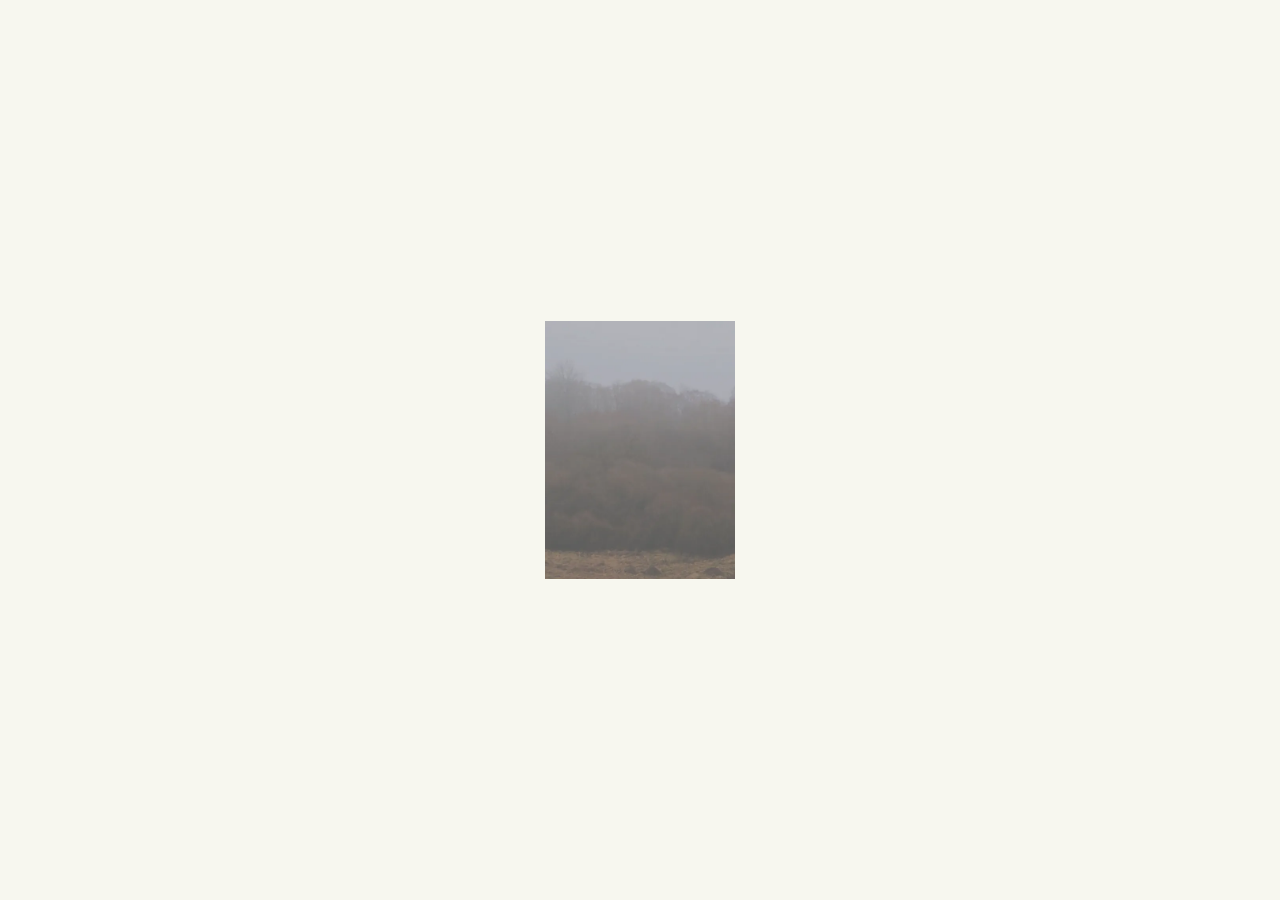
<file: index.html>
<!doctype html>
<html lang="lt" class="canvas-page">
<head>
  <meta charset="UTF-8" />
  <meta name="viewport" content="width=device-width, initial-scale=1" />
  <meta name="description" content="JU KNYZEL — vizualinio identiteto kūrėjos portfolio: kultūros, lėto gyvenimo ir vaikų projektų identitetai." />
  <meta name="theme-color" content="#f7f7ef" />
  <title>Ju Knyzel — Portfolio</title>
  <link rel="icon" href="favicon.ico" sizes="32x32" />
  <link rel="icon" href="favicon.svg" type="image/svg+xml" />
  <link rel="apple-touch-icon" href="apple-touch-icon.png" />
  <link rel="preload" href="assets/fonts/inter-300-latin.woff2" as="font" type="font/woff2" crossorigin />
  <link rel="preload" href="assets/fonts/eb-garamond-400-latin.woff2" as="font" type="font/woff2" crossorigin />
  <link rel="stylesheet" href="css/style.css" />
  <noscript><style>.preloader{display:none}.home-content{opacity:1}</style></noscript>
</head>
<body>

  <a class="skip-link" href="#main">Pereiti prie turinio</a>

  <h1 class="visually-hidden">JU KNYZEL — vizualinio identiteto kūrėja</h1>

  <div class="preloader" id="preloader" aria-hidden="true">
    <img src="assets/preloader.webp" srcset="assets/preloader-480.webp 480w, assets/preloader-800.webp 800w, assets/preloader.webp 1000w" sizes="(max-width: 900px) 60vw, 286px" alt="" width="1000" height="1349" fetchpriority="high" />
  </div>

  <div class="home-content" id="homeContent">
    <main class="page" id="main">

      <!-- Desktop pixel-accurate layout -->
      <div class="canvas">
        <header class="site-header">
          <nav class="site-nav" aria-label="Pagrindinė navigacija">
            <a class="logo" href="index.html">JU KNYZEL</a>
            <a class="menu-link" href="about.html">apie mane</a>
          </nav>
        </header>

        <div class="project-grid">
          <figure class="project" style="width:17.94rem; height:13.46rem; margin-right:1.75rem;">
            <a class="project-link" href="project-1.html">
              <img src="assets/home-1.webp" srcset="assets/home-1-480.webp 480w, assets/home-1.webp 861w" sizes="(max-width: 900px) calc((100vw - 2.5rem) * 0.8), min(14.9vw, 287px)" alt="" width="861" height="646" />
              <figcaption><span class="cat">kultūra</span> <span class="title">Šv. Martynas. Ir Jo Žąsys.</span></figcaption>
            </a>
          </figure>
          <figure class="project" style="width:14.62rem; height:19.73rem; margin-right:5.13rem;">
            <a class="project-link" href="project-2.html">
              <img src="assets/home-2.webp" srcset="assets/home-2-480.webp 480w, assets/home-2.webp 702w" sizes="(max-width: 900px) calc((100vw - 2.5rem) * 0.8), min(12.2vw, 234px)" alt="" width="702" height="947" />
              <figcaption><span class="cat">lėtas gyvenimas</span> <span class="title">Hoppen Karklė Resort</span></figcaption>
            </a>
          </figure>
          <figure class="project" style="width:14rem; height:18.9rem; margin-right:5.75rem;">
            <a class="project-link" href="project-3.html">
              <img src="assets/home-3.webp" srcset="assets/home-3-480.webp 480w, assets/home-3.webp 672w" sizes="(max-width: 900px) calc((100vw - 2.5rem) * 0.8), min(11.7vw, 224px)" alt="" width="672" height="907" />
              <figcaption><span class="cat">kultūra</span> <span class="title">Panevėžio kultūros centras</span></figcaption>
            </a>
          </figure>
          <figure class="project" style="width:17.94rem; height:13.46rem; margin-right:1.75rem;">
            <a class="project-link" href="project-4.html">
              <img src="assets/home-4.webp" srcset="assets/home-4-480.webp 480w, assets/home-4.webp 861w" sizes="(max-width: 900px) calc((100vw - 2.5rem) * 0.8), min(14.9vw, 287px)" alt="" width="861" height="646" />
              <figcaption><span class="cat">lėtas gyvenimas</span> <span class="title">DOMO woodcraft</span></figcaption>
            </a>
          </figure>
          <figure class="project" style="width:17.5rem; height:13.12rem; margin-right:2.25rem;">
            <a class="project-link" href="project-5.html">
              <img src="assets/home-5.webp" srcset="assets/home-5-480.webp 480w, assets/home-5.webp 840w" sizes="(max-width: 900px) calc((100vw - 2.5rem) * 0.8), min(14.6vw, 280px)" alt="" width="840" height="630" />
              <figcaption><span class="cat">kultūra</span> <span class="title">Užvenčio kraštotyros muziejus</span></figcaption>
            </a>
          </figure>
          <figure class="project" style="width:14.69rem; height:19.81rem; margin-right:0rem;">
            <a class="project-link" href="project-6.html">
              <img src="assets/home-6.webp" srcset="assets/home-6-480.webp 480w, assets/home-6.webp 705w" sizes="(max-width: 900px) calc((100vw - 2.5rem) * 0.8), min(12.2vw, 235px)" alt="" width="705" height="951" />
              <figcaption><span class="cat">vaikai</span> <span class="title">Kidstale</span></figcaption>
            </a>
          </figure>
        </div>

        <footer class="site-footer">
          <a href="https://www.facebook.com/knyzelyte" target="_blank" rel="noopener noreferrer">facebook<span class="visually-hidden"> (atsidaro naujame lange)</span></a>
          <a href="https://www.instagram.com/ju_knyzel/" target="_blank" rel="noopener noreferrer">instagram<span class="visually-hidden"> (atsidaro naujame lange)</span></a>
          <a class="js-email" data-e="moc.liamg@etylezynk">el. paštas (reikalingas JavaScript)</a>
        </footer>
      </div>

      <!-- Mobile stacked layout -->
      <header class="site-header mobile-only">
        <nav class="site-nav" aria-label="Pagrindinė navigacija">
          <a class="logo" href="index.html">JU KNYZEL</a>
          <a class="menu-link" href="about.html">apie mane</a>
        </nav>
      </header>

      <div class="project-grid mobile-only">
        <figure class="project">
          <a class="project-link" href="project-1.html">
            <img src="assets/home-1.webp" srcset="assets/home-1-480.webp 480w, assets/home-1.webp 861w" sizes="(max-width: 900px) calc((100vw - 2.5rem) * 0.8), min(14.9vw, 287px)" alt="" width="861" height="646" />
            <figcaption><span class="cat">kultūra</span> <span class="title">Šv. Martynas. Ir Jo Žąsys.</span></figcaption>
          </a>
        </figure>
        <figure class="project">
          <a class="project-link" href="project-2.html">
            <img src="assets/home-2.webp" srcset="assets/home-2-480.webp 480w, assets/home-2.webp 702w" sizes="(max-width: 900px) calc((100vw - 2.5rem) * 0.8), min(12.2vw, 234px)" alt="" width="702" height="947" />
            <figcaption><span class="cat">lėtas gyvenimas</span> <span class="title">Hoppen Karklė Resort</span></figcaption>
          </a>
        </figure>
        <figure class="project">
          <a class="project-link" href="project-3.html">
            <img src="assets/home-3.webp" srcset="assets/home-3-480.webp 480w, assets/home-3.webp 672w" sizes="(max-width: 900px) calc((100vw - 2.5rem) * 0.8), min(11.7vw, 224px)" alt="" width="672" height="907" />
            <figcaption><span class="cat">kultūra</span> <span class="title">Panevėžio kultūros centras</span></figcaption>
          </a>
        </figure>
        <figure class="project">
          <a class="project-link" href="project-4.html">
            <img src="assets/home-4.webp" srcset="assets/home-4-480.webp 480w, assets/home-4.webp 861w" sizes="(max-width: 900px) calc((100vw - 2.5rem) * 0.8), min(14.9vw, 287px)" alt="" width="861" height="646" />
            <figcaption><span class="cat">lėtas gyvenimas</span> <span class="title">DOMO woodcraft</span></figcaption>
          </a>
        </figure>
        <figure class="project">
          <a class="project-link" href="project-5.html">
            <img src="assets/home-5.webp" srcset="assets/home-5-480.webp 480w, assets/home-5.webp 840w" sizes="(max-width: 900px) calc((100vw - 2.5rem) * 0.8), min(14.6vw, 280px)" alt="" width="840" height="630" />
            <figcaption><span class="cat">kultūra</span> <span class="title">Užvenčio kraštotyros muziejus</span></figcaption>
          </a>
        </figure>
        <figure class="project">
          <a class="project-link" href="project-6.html">
            <img src="assets/home-6.webp" srcset="assets/home-6-480.webp 480w, assets/home-6.webp 705w" sizes="(max-width: 900px) calc((100vw - 2.5rem) * 0.8), min(12.2vw, 235px)" alt="" width="705" height="951" />
            <figcaption><span class="cat">vaikai</span> <span class="title">Kidstale</span></figcaption>
          </a>
        </figure>
      </div>

      <footer class="site-footer mobile-only">
        <a href="https://www.facebook.com/knyzelyte" target="_blank" rel="noopener noreferrer">facebook<span class="visually-hidden"> (atsidaro naujame lange)</span></a>
        <a href="https://www.instagram.com/ju_knyzel/" target="_blank" rel="noopener noreferrer">instagram<span class="visually-hidden"> (atsidaro naujame lange)</span></a>
        <a class="js-email" data-e="moc.liamg@etylezynk">el. paštas (reikalingas JavaScript)</a>
      </footer>

    </main>
  </div>

  <script src="js/preloader.js"></script>
  <script src="js/email.js" defer></script>
</body>
</html>
</file>
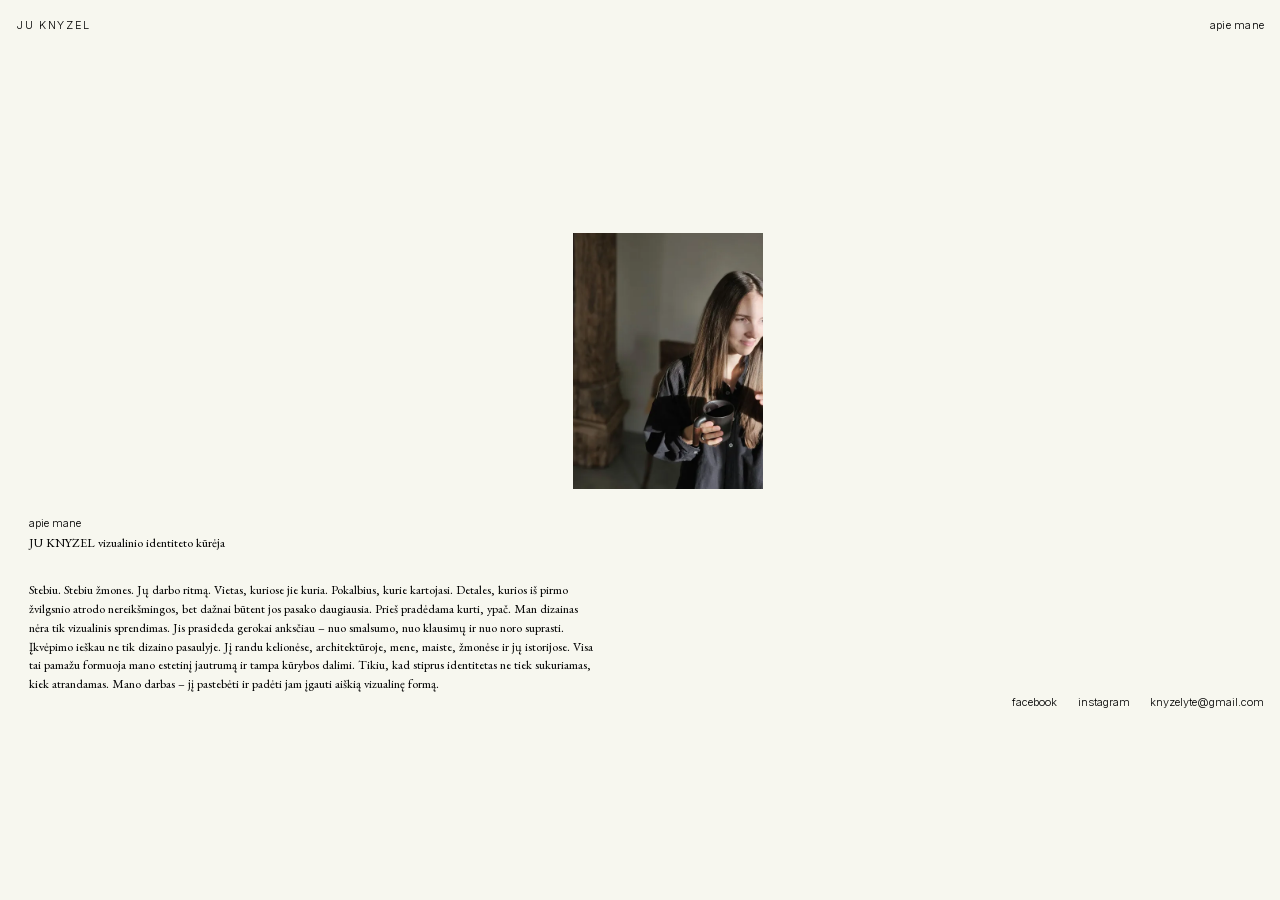
<file: about.html>
<!doctype html>
<html lang="lt" class="canvas-page">
<head>
  <meta charset="UTF-8" />
  <meta name="viewport" content="width=device-width, initial-scale=1" />
  <meta name="description" content="JU KNYZEL vizualinio identiteto kūrėja. Tikiu, kad stiprus identitetas ne tiek sukuriamas, kiek atrandamas." />
  <meta name="theme-color" content="#f7f7ef" />
  <title>Ju Knyzel — Apie mane</title>
  <link rel="icon" href="favicon.ico" sizes="32x32" />
  <link rel="icon" href="favicon.svg" type="image/svg+xml" />
  <link rel="apple-touch-icon" href="apple-touch-icon.png" />
  <link rel="preload" href="assets/fonts/inter-300-latin.woff2" as="font" type="font/woff2" crossorigin />
  <link rel="preload" href="assets/fonts/eb-garamond-400-latin.woff2" as="font" type="font/woff2" crossorigin />
  <link rel="stylesheet" href="css/style.css" />
</head>
<body>

  <a class="skip-link" href="#main">Pereiti prie turinio</a>

  <main class="page" id="main">

    <!-- Desktop pixel-accurate layout -->
    <div class="canvas">
      <header class="site-header">
        <nav class="site-nav" aria-label="Pagrindinė navigacija">
          <a class="logo" href="index.html">JU KNYZEL</a>
          <a class="menu-link" href="about.html" aria-current="page">apie mane</a>
        </nav>
      </header>

      <img class="about-portrait" src="assets/about-portrait.webp" srcset="assets/about-portrait-480.webp 480w, assets/about-portrait-800.webp 800w, assets/about-portrait.webp 1000w" sizes="(max-width: 900px) min(100vw - 2.5rem, 22rem), 285px" alt="JU KNYZEL portretas: moteris su juodu puodeliu rankoje, žvelgianti į šoną" width="1000" height="1349" fetchpriority="high" />

      <div class="about-header">
        <span class="label">apie mane</span>
        <h1 class="subtitle">JU KNYZEL vizualinio identiteto kūrėja</h1>
      </div>

      <div class="about-body">
        <p>Stebiu. Stebiu žmones. Jų darbo ritmą. Vietas, kuriose jie kuria. Pokalbius, kurie kartojasi. Detales, kurios iš pirmo žvilgsnio atrodo nereikšmingos, bet dažnai būtent jos pasako daugiausia. Prieš pradėdama kurti, ypač. Man dizainas nėra tik vizualinis sprendimas. Jis prasideda gerokai anksčiau – nuo smalsumo, nuo klausimų ir nuo noro suprasti. Įkvėpimo ieškau ne tik dizaino pasaulyje. Jį randu kelionėse, architektūroje, mene, maiste, žmonėse ir jų istorijose. Visa tai pamažu formuoja mano estetinį jautrumą ir tampa kūrybos dalimi. Tikiu, kad stiprus identitetas ne tiek sukuriamas, kiek atrandamas. Mano darbas – jį pastebėti ir padėti jam įgauti aiškią vizualinę formą.</p>
      </div>

      <footer class="site-footer">
        <a href="https://www.facebook.com/knyzelyte" target="_blank" rel="noopener noreferrer">facebook<span class="visually-hidden"> (atsidaro naujame lange)</span></a>
        <a href="https://www.instagram.com/ju_knyzel/" target="_blank" rel="noopener noreferrer">instagram<span class="visually-hidden"> (atsidaro naujame lange)</span></a>
        <a class="js-email" data-e="moc.liamg@etylezynk">el. paštas (reikalingas JavaScript)</a>
      </footer>
    </div>

    <!-- Mobile stacked layout -->
    <header class="site-header mobile-only">
      <nav class="site-nav" aria-label="Pagrindinė navigacija">
        <a class="logo" href="index.html">JU KNYZEL</a>
        <a class="menu-link" href="about.html" aria-current="page">apie mane</a>
      </nav>
    </header>

    <img class="about-portrait mobile-only" src="assets/about-portrait.webp" srcset="assets/about-portrait-480.webp 480w, assets/about-portrait-800.webp 800w, assets/about-portrait.webp 1000w" sizes="(max-width: 900px) min(100vw - 2.5rem, 22rem), 285px" alt="JU KNYZEL portretas: moteris su juodu puodeliu rankoje, žvelgianti į šoną" width="1000" height="1349" />

    <div class="about-header mobile-only">
      <span class="label">apie mane</span>
      <h1 class="subtitle">JU KNYZEL vizualinio identiteto kūrėja</h1>
    </div>

    <div class="about-body mobile-only">
      <p>Stebiu. Stebiu žmones. Jų darbo ritmą. Vietas, kuriose jie kuria. Pokalbius, kurie kartojasi. Detales, kurios iš pirmo žvilgsnio atrodo nereikšmingos, bet dažnai būtent jos pasako daugiausia. Prieš pradėdama kurti, ypač. Man dizainas nėra tik vizualinis sprendimas. Jis prasideda gerokai anksčiau – nuo smalsumo, nuo klausimų ir nuo noro suprasti. Įkvėpimo ieškau ne tik dizaino pasaulyje. Jį randu kelionėse, architektūroje, mene, maiste, žmonėse ir jų istorijose. Visa tai pamažu formuoja mano estetinį jautrumą ir tampa kūrybos dalimi. Tikiu, kad stiprus identitetas ne tiek sukuriamas, kiek atrandamas. Mano darbas – jį pastebėti ir padėti jam įgauti aiškią vizualinę formą.</p>
    </div>

    <footer class="site-footer mobile-only">
      <a href="https://www.facebook.com/knyzelyte" target="_blank" rel="noopener noreferrer">facebook<span class="visually-hidden"> (atsidaro naujame lange)</span></a>
      <a href="https://www.instagram.com/ju_knyzel/" target="_blank" rel="noopener noreferrer">instagram<span class="visually-hidden"> (atsidaro naujame lange)</span></a>
      <a class="js-email" data-e="moc.liamg@etylezynk">el. paštas (reikalingas JavaScript)</a>
    </footer>

  </main>

  <script src="js/email.js" defer></script>
</body>
</html>
</file>
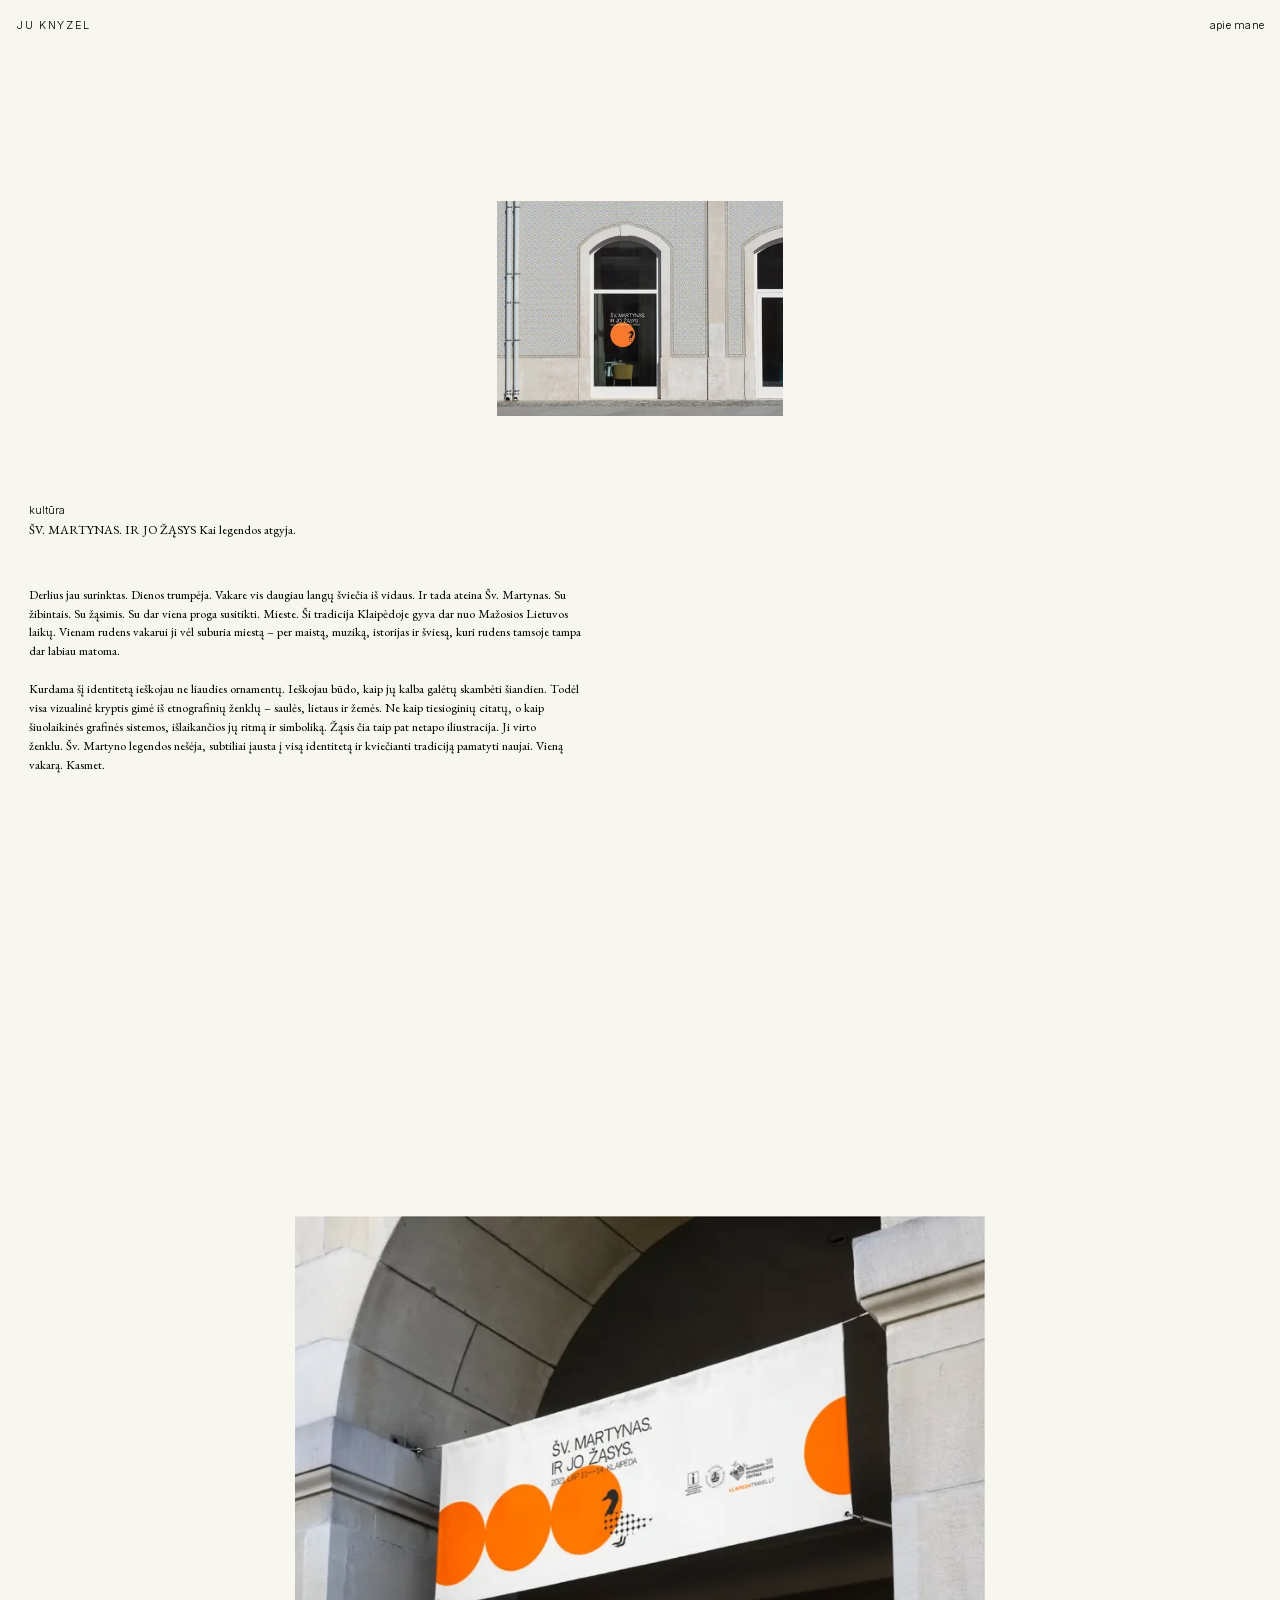
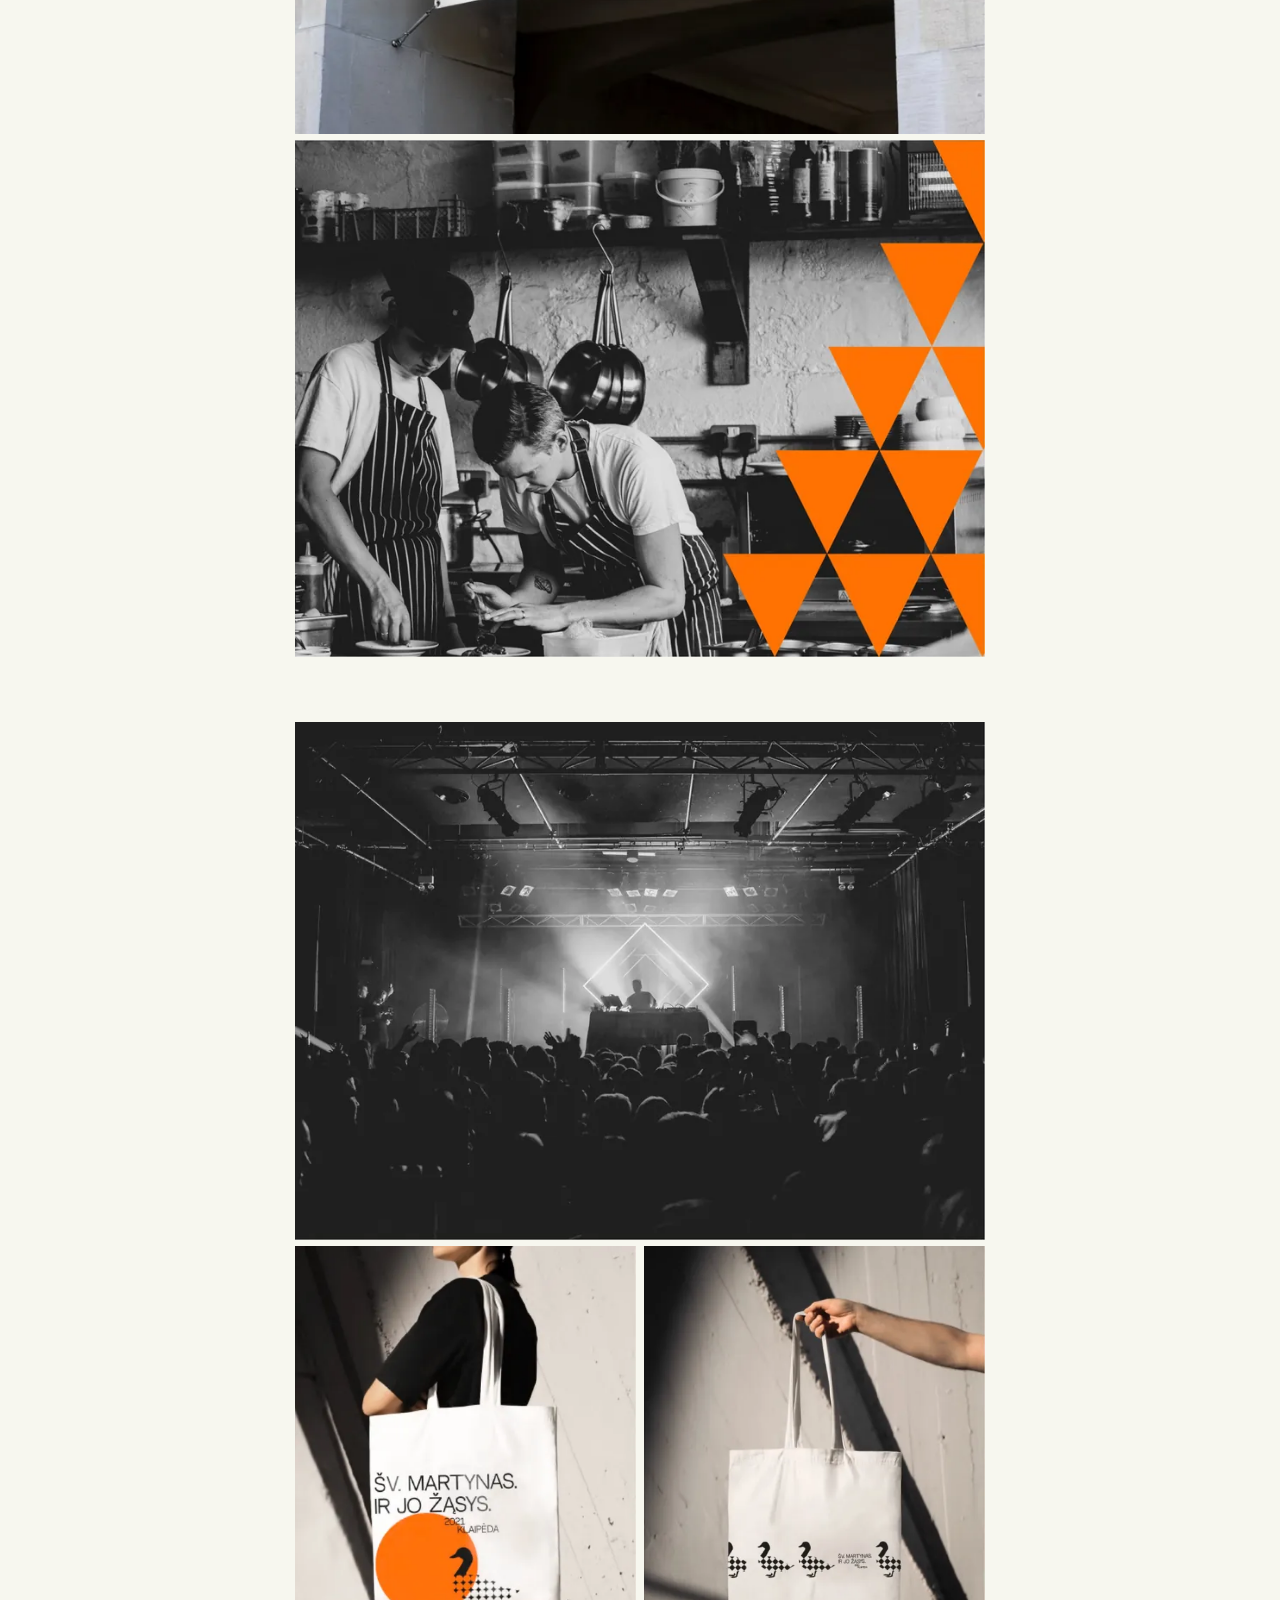
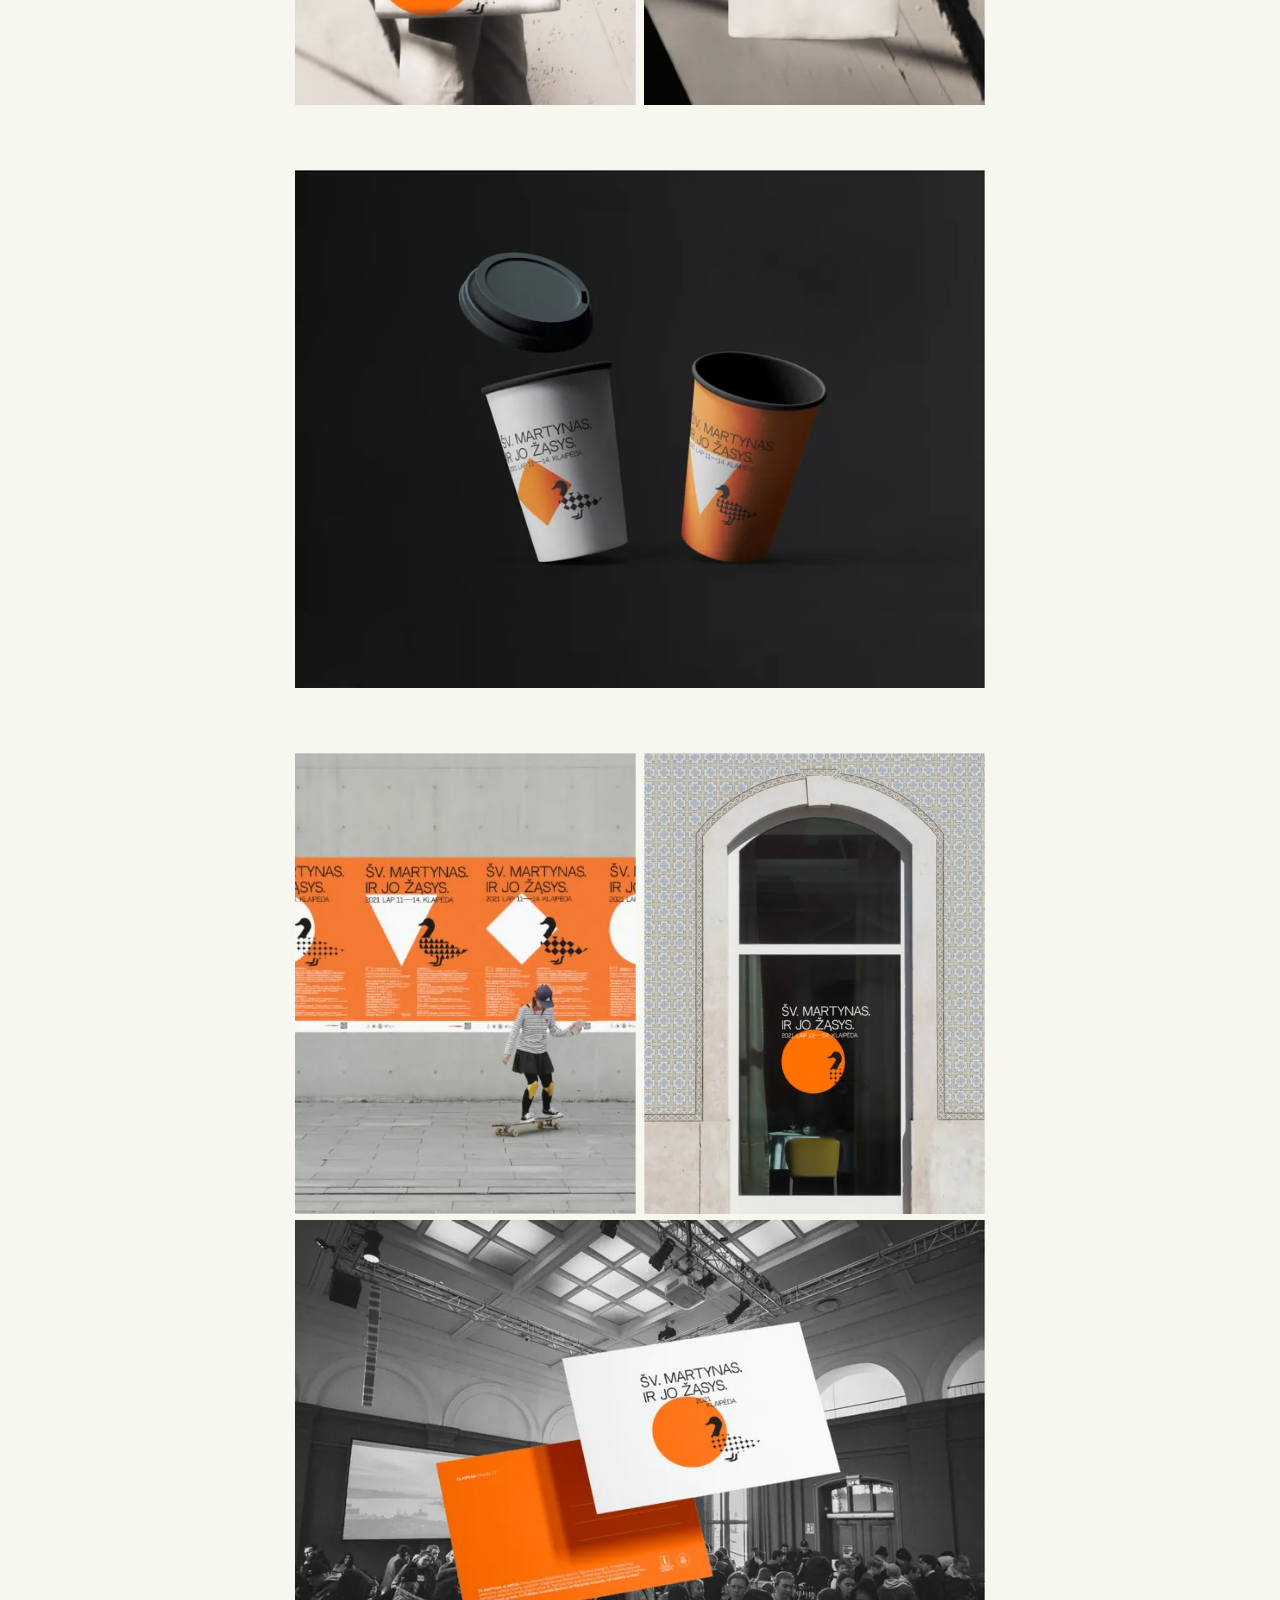
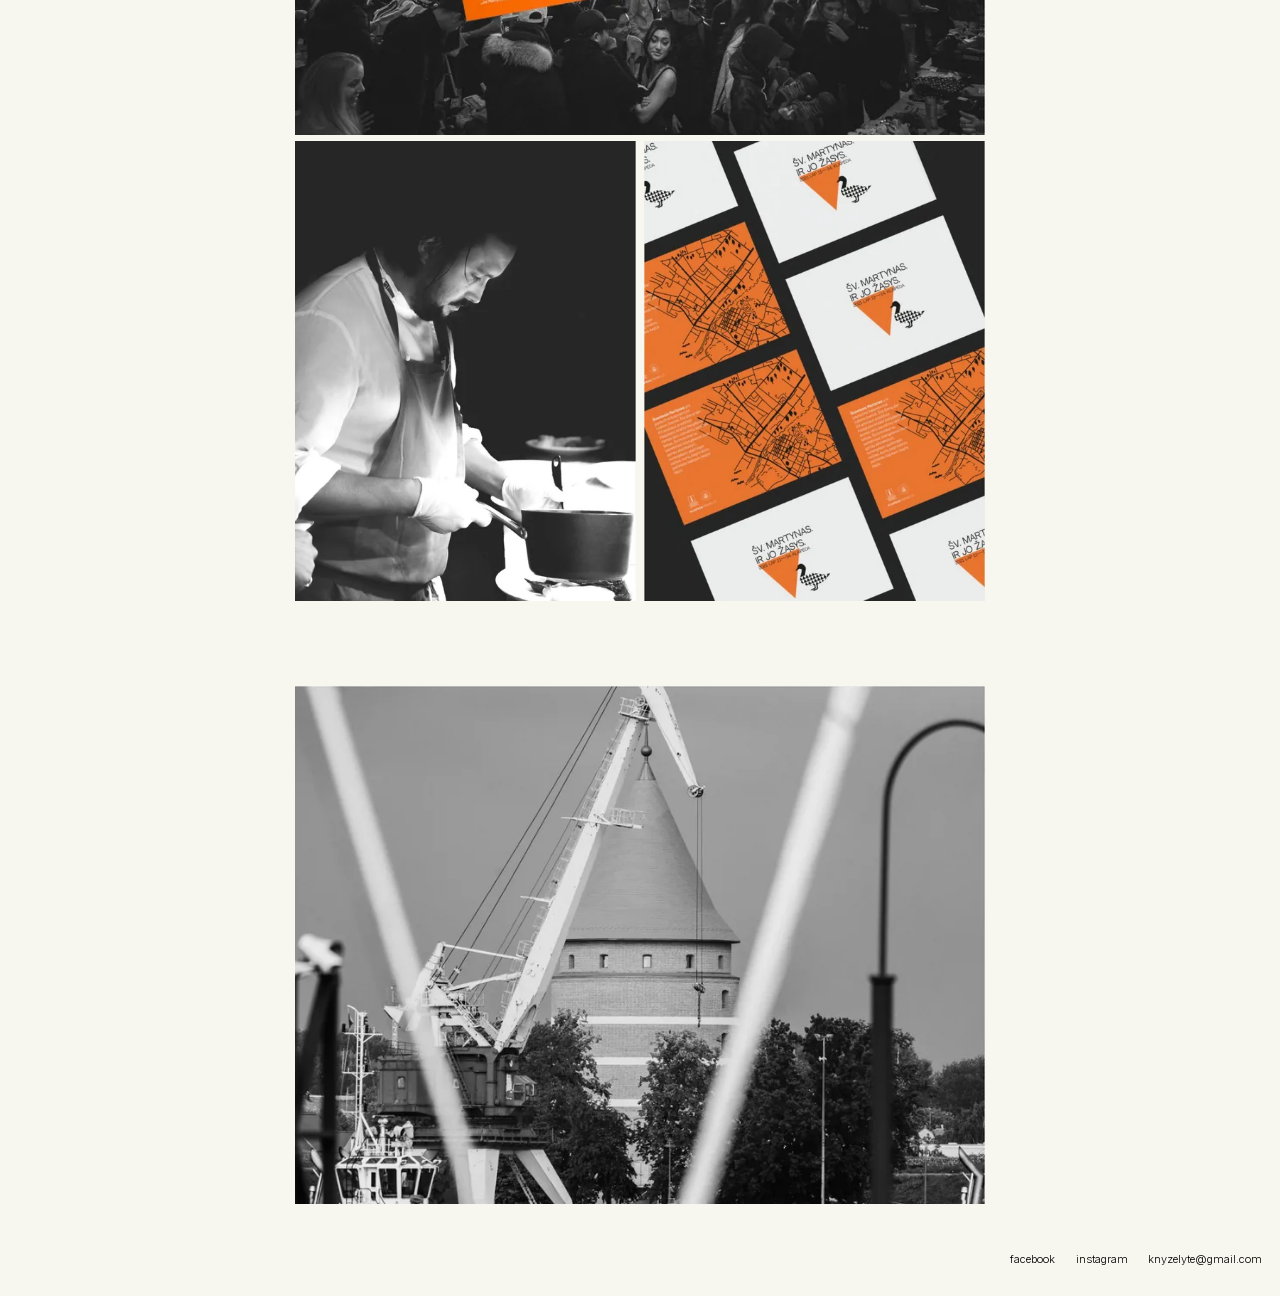
<file: project-1.html>
<!doctype html>
<html lang="lt">
<head>
  <meta charset="UTF-8" />
  <meta name="viewport" content="width=device-width, initial-scale=1" />
  <meta name="description" content="Šv. Martynas. Ir Jo Žąsys. — Kai legendos atgyja. Vizualinio identiteto projektas." />
  <meta name="theme-color" content="#f7f7ef" />
  <title>Ju Knyzel — Šv. Martynas. Ir Jo Žąsys.</title>
  <link rel="icon" href="favicon.ico" sizes="32x32" />
  <link rel="icon" href="favicon.svg" type="image/svg+xml" />
  <link rel="apple-touch-icon" href="apple-touch-icon.png" />
  <link rel="preload" href="assets/fonts/inter-300-latin.woff2" as="font" type="font/woff2" crossorigin />
  <link rel="preload" href="assets/fonts/eb-garamond-400-latin.woff2" as="font" type="font/woff2" crossorigin />
  <link rel="stylesheet" href="css/style.css" />
</head>
<body class="project-page">

  <a class="skip-link" href="#main">Pereiti prie turinio</a>

  <header class="site-header proj-fixed-header">
    <nav class="site-nav" aria-label="Pagrindinė navigacija">
      <a class="logo" href="index.html">JU KNYZEL</a>
      <a class="menu-link" href="about.html">apie mane</a>
    </nav>
  </header>

  <main class="proj-main" id="main">
    <img class="proj-hero" src="assets/p1/hero.webp" srcset="assets/p1/hero-480.webp 480w, assets/p1/hero-800.webp 800w, assets/p1/hero.webp 1146w" sizes="(max-width: 900px) min(60vw, 20rem), min(19.9vw, 382px)" alt="Langas su Šv. Martyno festivalio ženklu plytelėmis dengtame pastato fasade" width="1146" height="859" fetchpriority="high" style="width:23.875rem; margin-top:16.719rem;" />

    <div class="proj-credit" style="margin-top:7.25rem;">
      <span class="proj-cat">kultūra</span>
      <h1 class="proj-heading">ŠV. MARTYNAS. IR JO ŽĄSYS Kai legendos atgyja.</h1>
    </div>
    <div class="proj-bio" style="margin-top:4rem;">
        <p>Derlius jau surinktas. Dienos trumpėja. Vakare vis daugiau langų šviečia iš vidaus. Ir tada ateina Šv. Martynas. Su žibintais. Su žąsimis. Su dar viena proga susitikti. Mieste. Ši tradicija Klaipėdoje gyva dar nuo Mažosios Lietuvos laikų. Vienam rudens vakarui ji vėl suburia miestą – per maistą, muziką, istorijas ir šviesą, kuri rudens tamsoje tampa dar labiau matoma.</p>
        <p>Kurdama šį identitetą ieškojau ne liaudies ornamentų. Ieškojau būdo, kaip jų kalba galėtų skambėti šiandien. Todėl visa vizualinė kryptis gimė iš etnografinių ženklų – saulės, lietaus ir žemės. Ne kaip tiesioginių citatų, o kaip šiuolaikinės grafinės sistemos, išlaikančios jų ritmą ir simboliką. Žąsis čia taip pat netapo iliustracija. Ji virto ženklu. Šv. Martyno legendos nešėja, subtiliai įausta į visą identitetą ir kviečianti tradiciją pamatyti naujai. Vieną vakarą. Kasmet.</p>
    </div>

    <div class="proj-gallery">
      <div class="proj-row proj-row--full proj-row--marks" style="margin-top:10rem;"><img class="marks-wide" src="assets/p1/marks.webp" srcset="assets/p1/marks-480.webp 480w, assets/p1/marks-800.webp 800w, assets/p1/marks-1280.webp 1280w, assets/p1/marks.webp 2000w" sizes="(max-width: 900px) calc(100vw - 2.5rem), min(48vw, 920px)" alt="Trys Šv. Martyno festivalio ženklo variantai su žąsimi: apskritimas, trikampis ir rombas" width="2000" height="510" /><img class="marks-split" src="assets/p1/mark-0.webp" alt="Trys Šv. Martyno festivalio ženklo variantai su žąsimi: apskritimas, trikampis ir rombas" width="700" height="701" loading="lazy" decoding="async" /><img class="marks-split" src="assets/p1/mark-1.webp" alt="" width="700" height="686" loading="lazy" decoding="async" /><img class="marks-split" src="assets/p1/mark-2.webp" alt="" width="700" height="691" loading="lazy" decoding="async" /></div>
      <div class="proj-row proj-row--full" style="margin-top:12.125rem;"><img src="assets/p1/g-00.webp" srcset="assets/p1/g-00-480.webp 480w, assets/p1/g-00-800.webp 800w, assets/p1/g-00-1280.webp 1280w, assets/p1/g-00.webp 1826w" sizes="(max-width: 900px) calc(100vw - 2.5rem), min(48vw, 920px)" alt="Festivalio vėliava ant akmeninės arkos" width="1826" height="1370" loading="lazy" decoding="async" /></div>
      <div class="proj-row proj-row--full" style="margin-top:0.5rem;"><img src="assets/p1/g-01.webp" srcset="assets/p1/g-01-480.webp 480w, assets/p1/g-01-800.webp 800w, assets/p1/g-01-1280.webp 1280w, assets/p1/g-01.webp 1826w" sizes="(max-width: 900px) calc(100vw - 2.5rem), min(48vw, 920px)" alt="Du virėjai dirba virtuvėje; dešinėje – oranžiniai trikampiai" width="1826" height="1370" loading="lazy" decoding="async" /></div>
      <div class="proj-row proj-row--full" style="margin-top:5.438rem;"><img src="assets/p1/g-02.webp" srcset="assets/p1/g-02-480.webp 480w, assets/p1/g-02-800.webp 800w, assets/p1/g-02-1280.webp 1280w, assets/p1/g-02.webp 1826w" sizes="(max-width: 900px) calc(100vw - 2.5rem), min(48vw, 920px)" alt="Koncerto salė: scenoje DJ, priekyje – žiūrovų minia" width="1826" height="1370" loading="lazy" decoding="async" /></div>
      <div class="proj-row proj-row--half" style="margin-top:0.5rem;"><img src="assets/p1/g-03.webp" srcset="assets/p1/g-03-480.webp 480w, assets/p1/g-03.webp 906w" sizes="(max-width: 900px) calc(100vw - 2.5rem), min(24vw, 455px)" alt="Moteris su baltu medžiaginiu maišeliu su festivalio ženklu" width="906" height="1220" loading="lazy" decoding="async" /><img src="assets/p1/g-04.webp" srcset="assets/p1/g-04-480.webp 480w, assets/p1/g-04.webp 906w" sizes="(max-width: 900px) calc(100vw - 2.5rem), min(24vw, 455px)" alt="Ranka laiko baltą maišelį su pasikartojančiu žąsies ženklu" width="906" height="1220" loading="lazy" decoding="async" /></div>
      <div class="proj-row proj-row--full" style="margin-top:5.438rem;"><img src="assets/p1/g-05.webp" srcset="assets/p1/g-05-480.webp 480w, assets/p1/g-05-800.webp 800w, assets/p1/g-05-1280.webp 1280w, assets/p1/g-05.webp 1826w" sizes="(max-width: 900px) calc(100vw - 2.5rem), min(48vw, 920px)" alt="Baltas ir oranžinis popieriniai puodeliai tamsiame fone" width="1826" height="1370" loading="lazy" decoding="async" /></div>
      <div class="proj-row proj-row--half" style="margin-top:5.438rem;"><img src="assets/p1/g-06.webp" srcset="assets/p1/g-06-480.webp 480w, assets/p1/g-06.webp 910w" sizes="(max-width: 900px) calc(100vw - 2.5rem), min(24vw, 455px)" alt="Oranžiniai festivalio plakatai ant sienos, priekyje – riedlentininkas" width="910" height="1228" loading="lazy" decoding="async" /><img src="assets/p1/g-07.webp" srcset="assets/p1/g-07-480.webp 480w, assets/p1/g-07.webp 910w" sizes="(max-width: 900px) calc(100vw - 2.5rem), min(24vw, 455px)" alt="Langas su festivalio ženklu – oranžiniu apskritimu" width="910" height="1226" loading="lazy" decoding="async" /></div>
      <div class="proj-row proj-row--full" style="margin-top:0.5rem;"><img src="assets/p1/g-08.webp" srcset="assets/p1/g-08-480.webp 480w, assets/p1/g-08-800.webp 800w, assets/p1/g-08-1280.webp 1280w, assets/p1/g-08.webp 1834w" sizes="(max-width: 900px) calc(100vw - 2.5rem), min(48vw, 920px)" alt="Žmonių pilna salė; virš jų – du festivalio atvirukai" width="1834" height="1368" loading="lazy" decoding="async" /></div>
      <div class="proj-row proj-row--half" style="margin-top:0.562rem;"><img src="assets/p1/g-09.webp" srcset="assets/p1/g-09-480.webp 480w, assets/p1/g-09.webp 906w" sizes="(max-width: 900px) calc(100vw - 2.5rem), min(24vw, 455px)" alt="Virėjas gamina maistą (nespalvota nuotrauka)" width="906" height="1220" loading="lazy" decoding="async" /><img src="assets/p1/g-10.webp" srcset="assets/p1/g-10-480.webp 480w, assets/p1/g-10.webp 906w" sizes="(max-width: 900px) calc(100vw - 2.5rem), min(24vw, 455px)" alt="Atvirukai su oranžiniu miesto žemėlapiu ir festivalio ženklu" width="906" height="1220" loading="lazy" decoding="async" /></div>
      <div class="proj-row proj-row--full" style="margin-top:7.125rem;"><img src="assets/p1/g-11.webp" srcset="assets/p1/g-11-480.webp 480w, assets/p1/g-11-800.webp 800w, assets/p1/g-11-1280.webp 1280w, assets/p1/g-11.webp 1826w" sizes="(max-width: 900px) calc(100vw - 2.5rem), min(48vw, 920px)" alt="Uosto kranas ir plytų bokštas, apsupti medžių (nespalvota nuotrauka)" width="1826" height="1370" loading="lazy" decoding="async" /></div>
    </div>
  </main>

  <footer class="site-footer proj-footer">
    <a href="https://www.facebook.com/knyzelyte" target="_blank" rel="noopener noreferrer">facebook<span class="visually-hidden"> (atsidaro naujame lange)</span></a>
    <a href="https://www.instagram.com/ju_knyzel/" target="_blank" rel="noopener noreferrer">instagram<span class="visually-hidden"> (atsidaro naujame lange)</span></a>
    <a class="js-email" data-e="moc.liamg@etylezynk">el. paštas (reikalingas JavaScript)</a>
  </footer>

  <script src="js/email.js" defer></script>
</body>
</html>
</file>
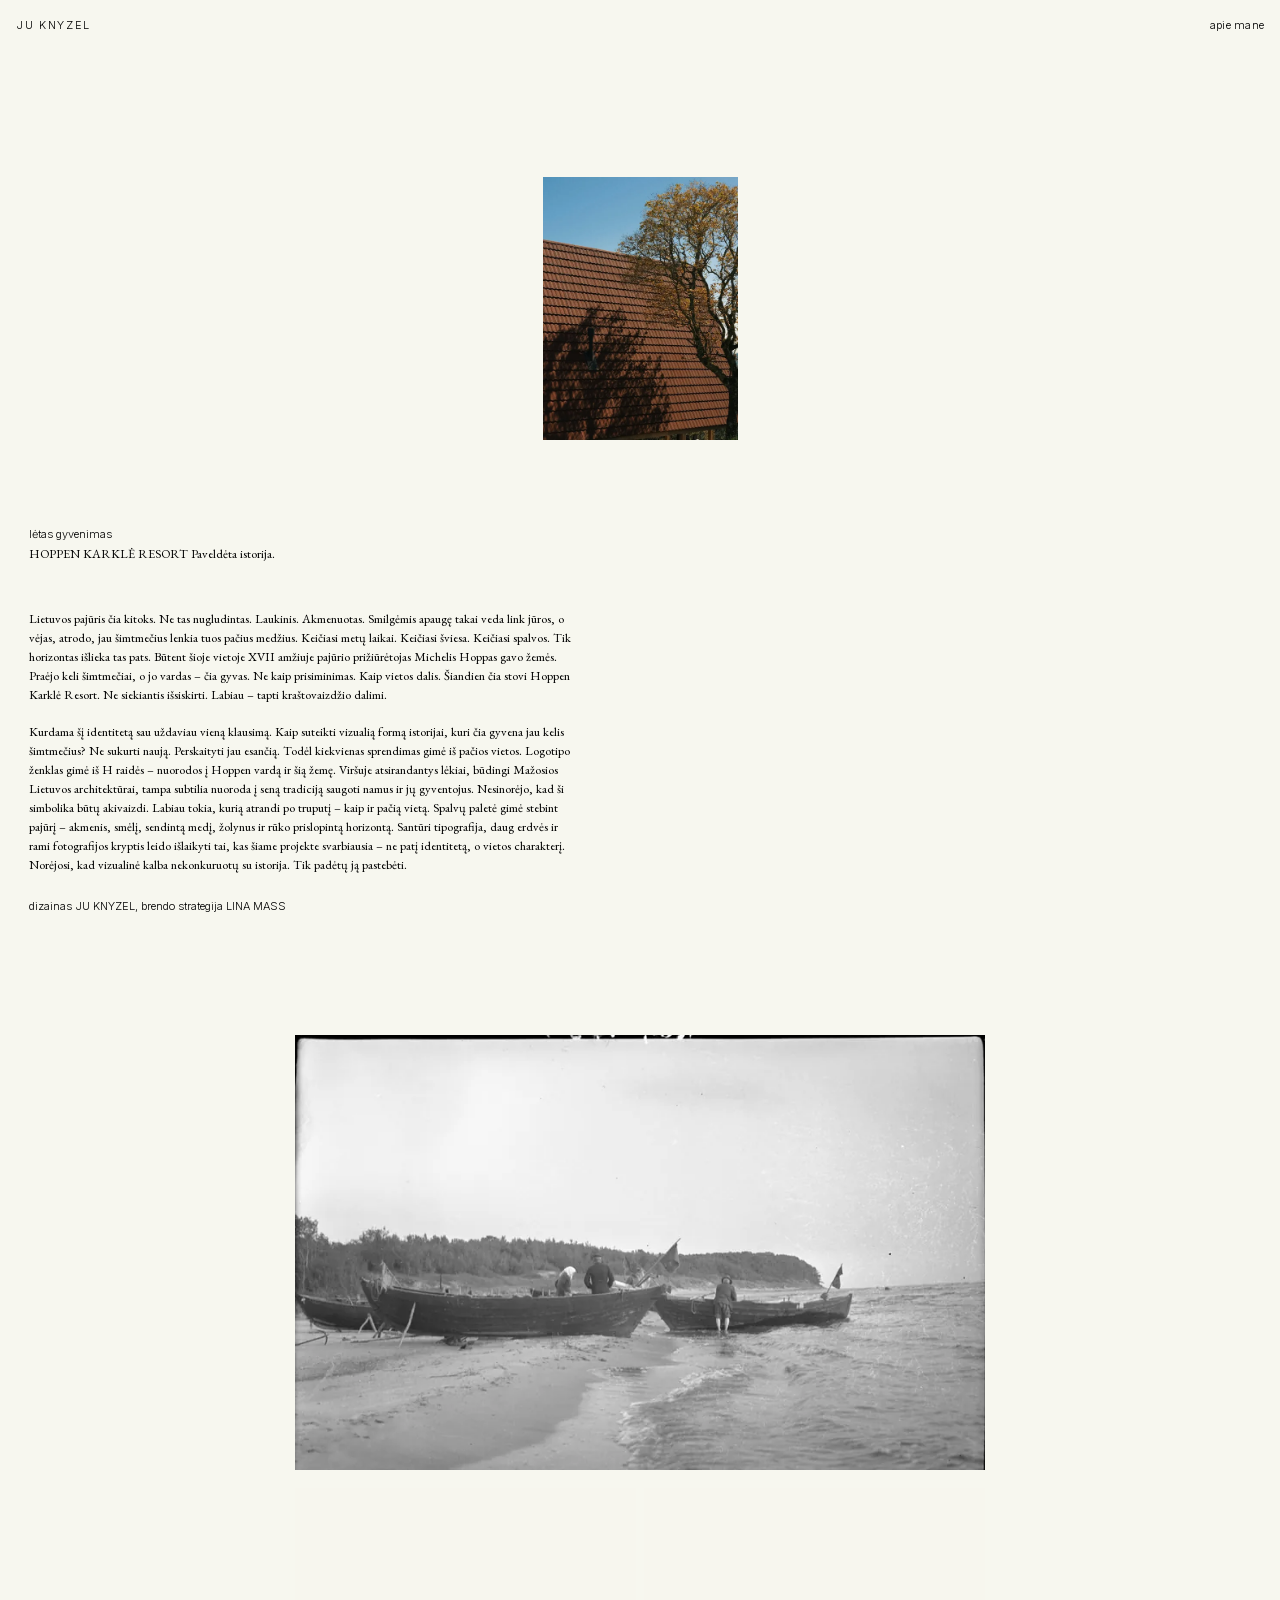
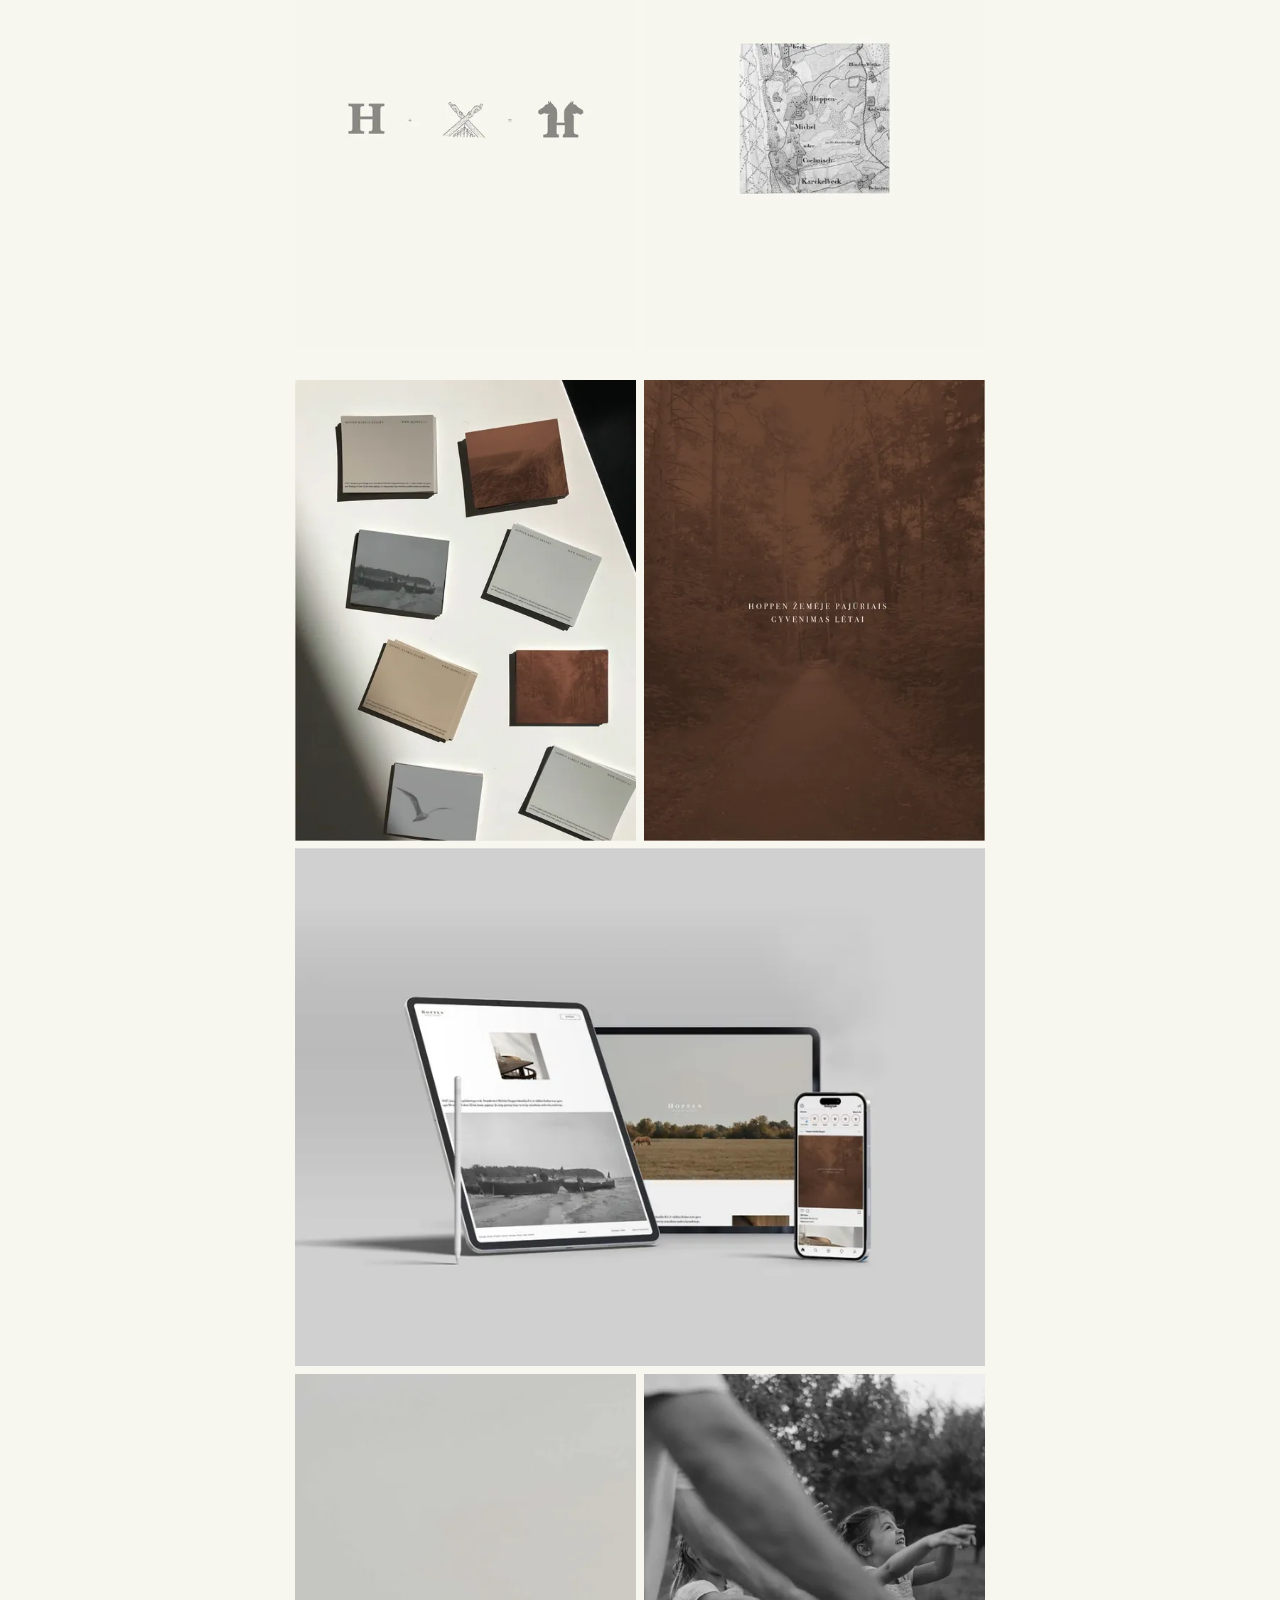
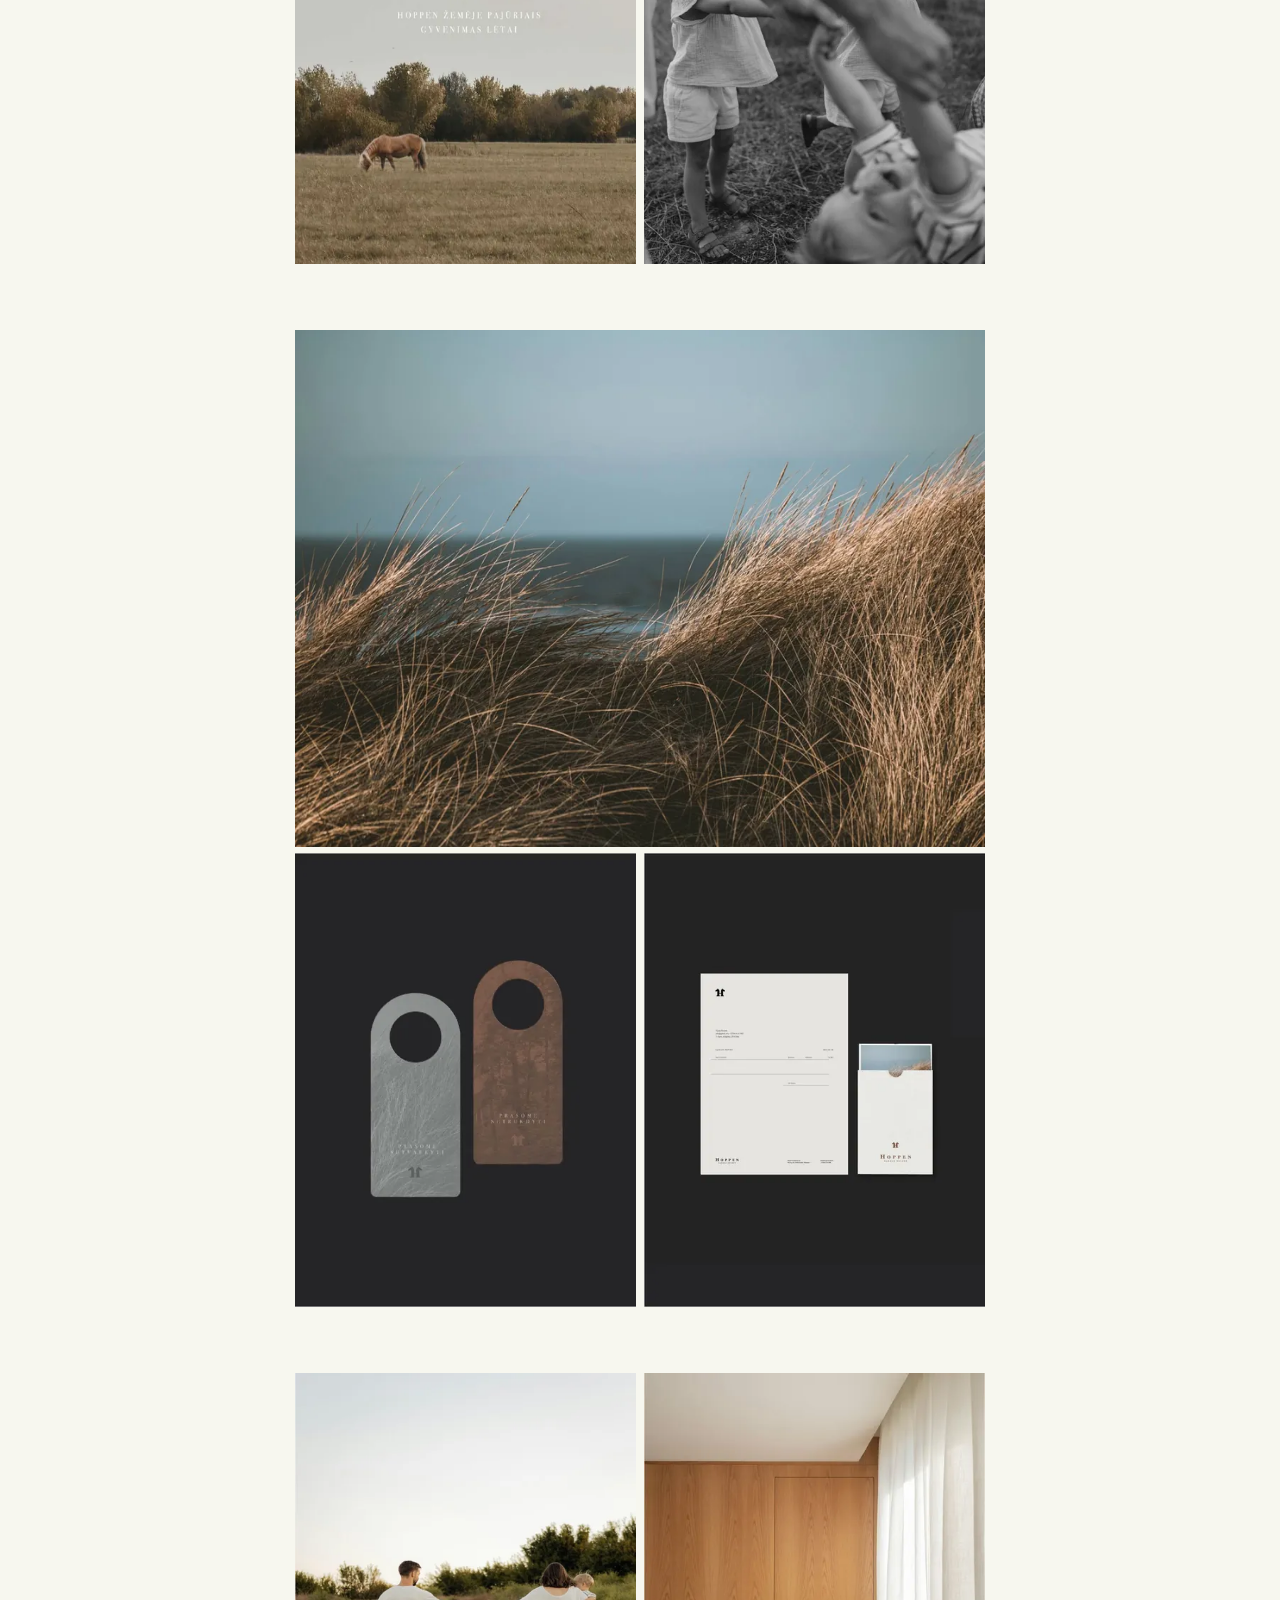
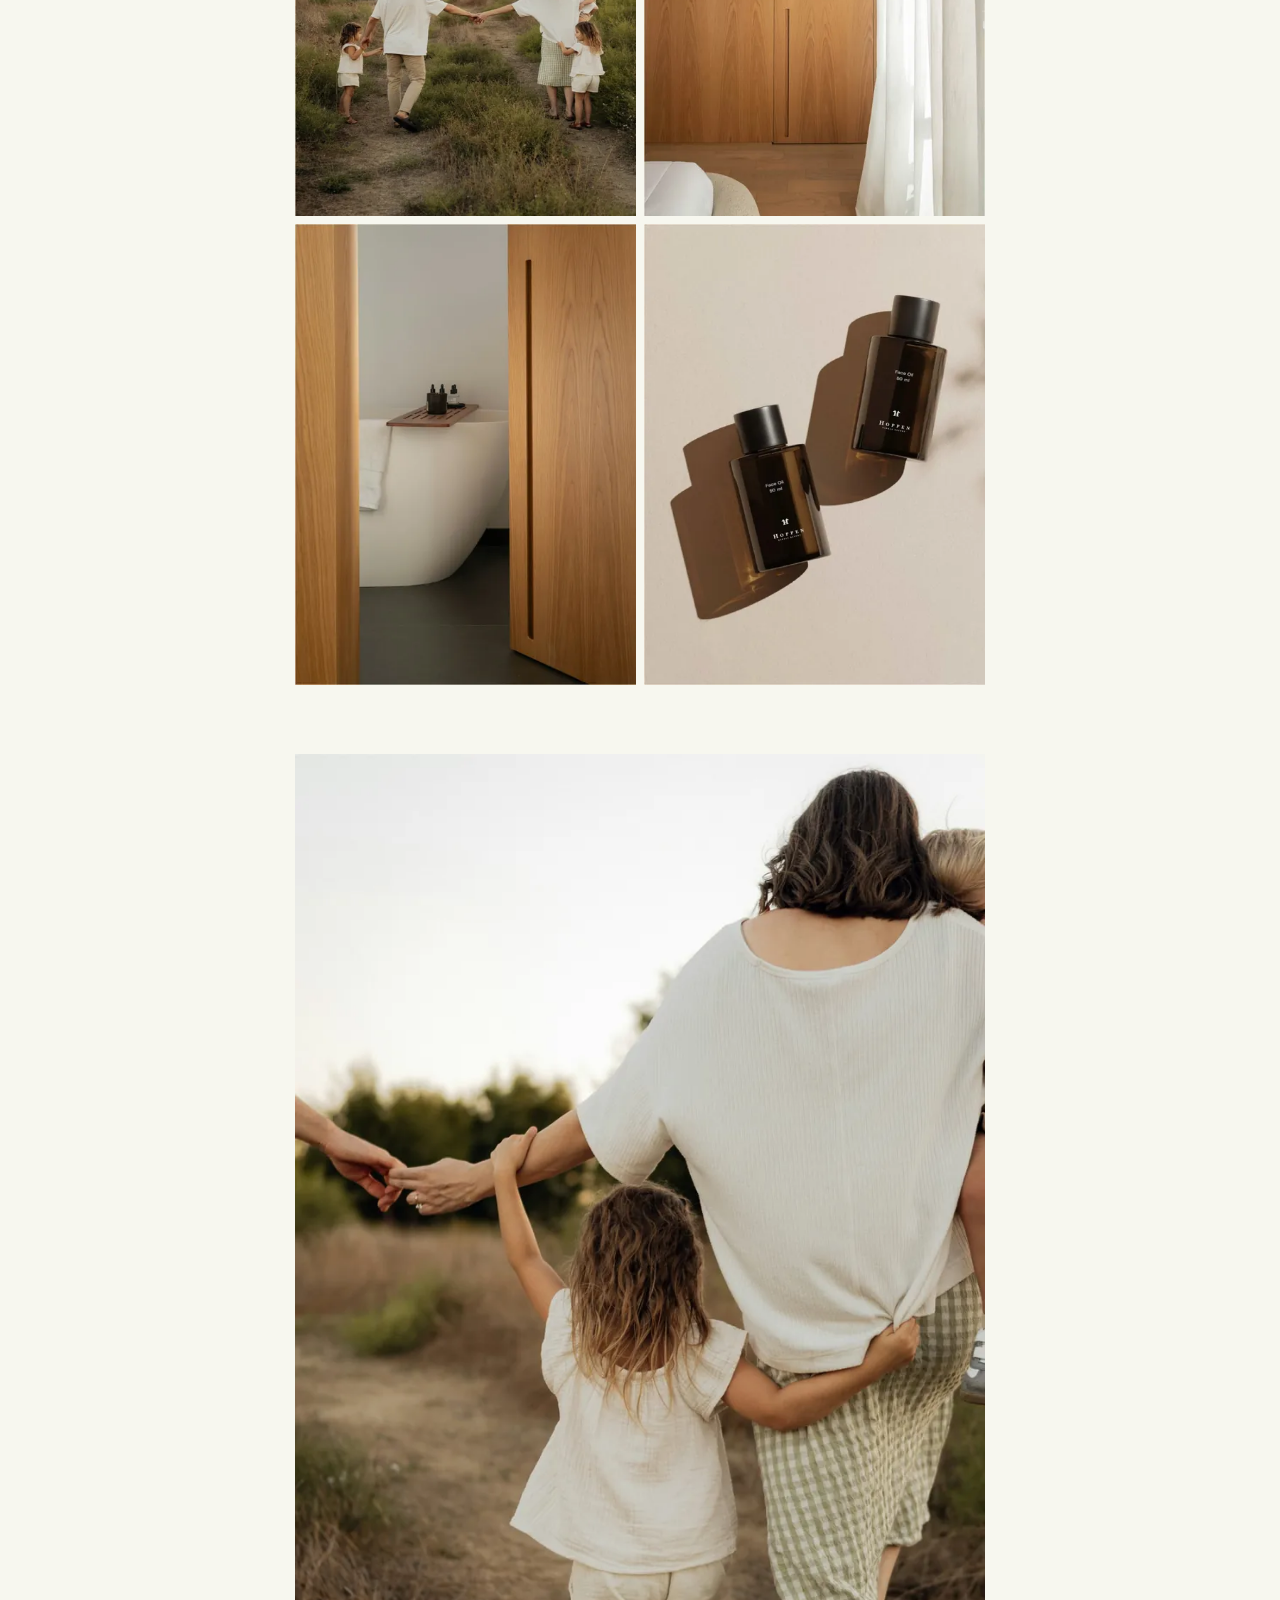
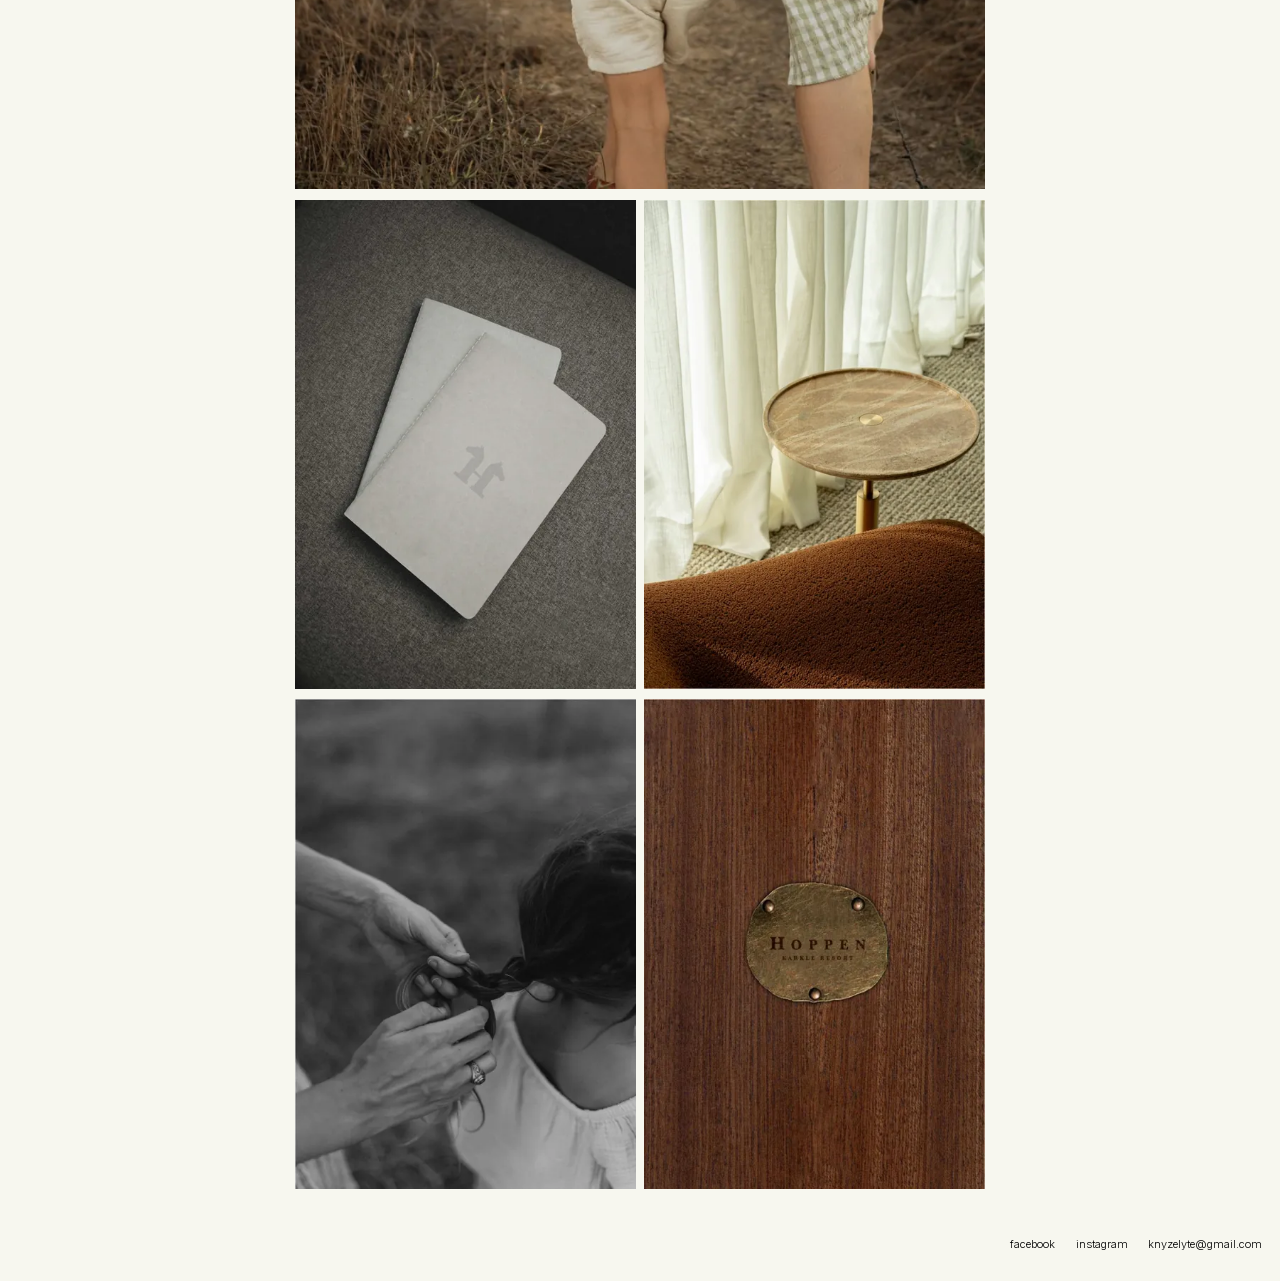
<file: project-2.html>
<!doctype html>
<html lang="lt">
<head>
  <meta charset="UTF-8" />
  <meta name="viewport" content="width=device-width, initial-scale=1" />
  <meta name="description" content="Hoppen Karklė Resort — Paveldėta istorija. Vizualinio identiteto projektas." />
  <meta name="theme-color" content="#f7f7ef" />
  <title>Ju Knyzel — Hoppen Karklė Resort</title>
  <link rel="icon" href="favicon.ico" sizes="32x32" />
  <link rel="icon" href="favicon.svg" type="image/svg+xml" />
  <link rel="apple-touch-icon" href="apple-touch-icon.png" />
  <link rel="preload" href="assets/fonts/inter-300-latin.woff2" as="font" type="font/woff2" crossorigin />
  <link rel="preload" href="assets/fonts/eb-garamond-400-latin.woff2" as="font" type="font/woff2" crossorigin />
  <link rel="stylesheet" href="css/style.css" />
</head>
<body class="project-page">

  <a class="skip-link" href="#main">Pereiti prie turinio</a>

  <header class="site-header proj-fixed-header">
    <nav class="site-nav" aria-label="Pagrindinė navigacija">
      <a class="logo" href="index.html">JU KNYZEL</a>
      <a class="menu-link" href="about.html">apie mane</a>
    </nav>
  </header>

  <main class="proj-main" id="main">
    <img class="proj-hero" src="assets/p2/hero.webp" srcset="assets/p2/hero-480.webp 480w, assets/p2/hero.webp 780w" sizes="(max-width: 900px) min(60vw, 20rem), min(13.6vw, 260px)" alt="Raudonų čerpių stogas ir rudeninis medis prieš mėlyną dangų" width="780" height="1052" fetchpriority="high" style="width:16.25rem; margin-top:14.75rem;" />

    <div class="proj-credit" style="margin-top:7.25rem;">
      <span class="proj-cat">lėtas gyvenimas</span>
      <h1 class="proj-heading">HOPPEN KARKLĖ RESORT Paveldėta istorija.</h1>
    </div>
    <div class="proj-bio" style="margin-top:4rem;">
        <p>Lietuvos pajūris čia kitoks. Ne tas nugludintas. Laukinis. Akmenuotas. Smilgėmis apaugę takai veda link jūros, o vėjas, atrodo, jau šimtmečius lenkia tuos pačius medžius. Keičiasi metų laikai. Keičiasi šviesa. Keičiasi spalvos. Tik horizontas išlieka tas pats. Būtent šioje vietoje XVII amžiuje pajūrio prižiūrėtojas Michelis Hoppas gavo žemės. Praėjo keli šimtmečiai, o jo vardas – čia gyvas. Ne kaip prisiminimas. Kaip vietos dalis. Šiandien čia stovi Hoppen Karklė Resort. Ne siekiantis išsiskirti. Labiau – tapti kraštovaizdžio dalimi.</p>
        <p>Kurdama šį identitetą sau uždaviau vieną klausimą. Kaip suteikti vizualią formą istorijai, kuri čia gyvena jau kelis šimtmečius? Ne sukurti naują. Perskaityti jau esančią. Todėl kiekvienas sprendimas gimė iš pačios vietos. Logotipo ženklas gimė iš H raidės – nuorodos į Hoppen vardą ir šią žemę. Viršuje atsirandantys lėkiai, būdingi Mažosios Lietuvos architektūrai, tampa subtilia nuoroda į seną tradiciją saugoti namus ir jų gyventojus. Nesinorėjo, kad ši simbolika būtų akivaizdi. Labiau tokia, kurią atrandi po truputį – kaip ir pačią vietą. Spalvų paletė gimė stebint pajūrį – akmenis, smėlį, sendintą medį, žolynus ir rūko prislopintą horizontą. Santūri tipografija, daug erdvės ir rami fotografijos kryptis leido išlaikyti tai, kas šiame projekte svarbiausia – ne patį identitetą, o vietos charakterį. Norėjosi, kad vizualinė kalba nekonkuruotų su istorija. Tik padėtų ją pastebėti.</p>
        <p class="proj-byline">dizainas JU KNYZEL, brendo strategija LINA MASS</p>
    </div>

    <div class="proj-gallery">
      <div class="proj-row proj-row--full" style="margin-top:10rem;"><img src="assets/p2/wide-map.webp" srcset="assets/p2/wide-map-480.webp 480w, assets/p2/wide-map-800.webp 800w, assets/p2/wide-map-1280.webp 1280w, assets/p2/wide-map.webp 2000w" sizes="(max-width: 900px) calc(100vw - 2.5rem), min(48vw, 920px)" alt="Archyvinė nespalvota nuotrauka: valtys jūros krante" width="2000" height="1261" /></div>
      <div class="proj-row proj-row--half" style="margin-top:1.5625rem;"><img src="assets/p2/tile-mono.webp" srcset="assets/p2/tile-mono-480.webp 480w, assets/p2/tile-mono-800.webp 800w, assets/p2/tile-mono.webp 990w" sizes="(max-width: 900px) calc(100vw - 2.5rem), min(24vw, 455px)" alt="Hoppen ženklo kūrimas: raidė H, kryžminis ornamentas ir sujungtas ženklas" width="990" height="1336" loading="lazy" decoding="async" /><img src="assets/p2/tile-map.webp" srcset="assets/p2/tile-map-480.webp 480w, assets/p2/tile-map-800.webp 800w, assets/p2/tile-map.webp 990w" sizes="(max-width: 900px) calc(100vw - 2.5rem), min(24vw, 455px)" alt="Senas Hoppen apylinkių žemėlapis" width="990" height="1336" loading="lazy" decoding="async" /></div>
      <div class="proj-row proj-row--half" style="margin-top:2.5625rem;"><img src="assets/p2/g-00.webp" srcset="assets/p2/g-00-480.webp 480w, assets/p2/g-00.webp 896w" sizes="(max-width: 900px) calc(100vw - 2.5rem), min(24vw, 455px)" alt="Pilkų, smėlio ir rudų atspalvių medžiagų pavyzdžiai ant balto paviršiaus" width="896" height="1208" loading="lazy" decoding="async" /><img src="assets/p2/g-01.webp" srcset="assets/p2/g-01-480.webp 480w, assets/p2/g-01.webp 894w" sizes="(max-width: 900px) calc(100vw - 2.5rem), min(24vw, 455px)" alt="Rudas viršelis su miško tako nuotrauka ir baltu tekstu" width="894" height="1206" loading="lazy" decoding="async" /></div>
      <div class="proj-row proj-row--full" style="margin-top:0.625rem;"><img src="assets/p2/g-02.webp" srcset="assets/p2/g-02-480.webp 480w, assets/p2/g-02-800.webp 800w, assets/p2/g-02-1280.webp 1280w, assets/p2/g-02.webp 1832w" sizes="(max-width: 900px) calc(100vw - 2.5rem), min(48vw, 920px)" alt="Svetainės maketas planšetėje, kompiuterio ekrane ir telefone" width="1832" height="1374" loading="lazy" decoding="async" /></div>
      <div class="proj-row proj-row--half" style="margin-top:0.688rem;"><img src="assets/p2/g-03.webp" srcset="assets/p2/g-03-480.webp 480w, assets/p2/g-03.webp 940w" sizes="(max-width: 900px) calc(100vw - 2.5rem), min(24vw, 455px)" alt="Arklys ganosi lauke po pilku dangumi" width="940" height="1268" loading="lazy" decoding="async" /><img src="assets/p2/g-04.webp" srcset="assets/p2/g-04-480.webp 480w, assets/p2/g-04.webp 882w" sizes="(max-width: 900px) calc(100vw - 2.5rem), min(24vw, 455px)" alt="Vaikai lauke laiko už rankų suaugusįjį" width="882" height="1268" loading="lazy" decoding="async" /></div>
      <div class="proj-row proj-row--full" style="margin-top:5.438rem;"><img src="assets/p2/g-05.webp" srcset="assets/p2/g-05-480.webp 480w, assets/p2/g-05-800.webp 800w, assets/p2/g-05-1280.webp 1280w, assets/p2/g-05.webp 2000w" sizes="(max-width: 900px) calc(100vw - 2.5rem), min(48vw, 920px)" alt="Vėjyje linkstančios kopų smilgos prieš jūrą ir dangų" width="2000" height="1500" loading="lazy" decoding="async" /></div>
      <div class="proj-row proj-row--half" style="margin-top:0.5rem;"><img src="assets/p2/g-06.webp" srcset="assets/p2/g-06-480.webp 480w, assets/p2/g-06.webp 918w" sizes="(max-width: 900px) calc(100vw - 2.5rem), min(24vw, 455px)" alt="Dvi durų iškabos – pilka ir ruda – tamsiame fone" width="918" height="1192" loading="lazy" decoding="async" /><img src="assets/p2/g-07.webp" srcset="assets/p2/g-07-480.webp 480w, assets/p2/g-07.webp 896w" sizes="(max-width: 900px) calc(100vw - 2.5rem), min(24vw, 455px)" alt="Firminis blankas ir vokas tamsiame fone" width="896" height="1192" loading="lazy" decoding="async" /></div>
      <div class="proj-row proj-row--half" style="margin-top:5.438rem;"><img src="assets/p2/g-08.webp" srcset="assets/p2/g-08-480.webp 480w, assets/p2/g-08.webp 916w" sizes="(max-width: 900px) calc(100vw - 2.5rem), min(24vw, 455px)" alt="Šeima eina žole apaugusiu taku, vaikai laiko už rankų" width="916" height="1190" loading="lazy" decoding="async" /><img src="assets/p2/g-09.webp" srcset="assets/p2/g-09-480.webp 480w, assets/p2/g-09.webp 920w" sizes="(max-width: 900px) calc(100vw - 2.5rem), min(24vw, 455px)" alt="Medinė spinta ir šviesios užuolaidos" width="920" height="1190" loading="lazy" decoding="async" /></div>
      <div class="proj-row proj-row--half" style="margin-top:0.688rem;"><img src="assets/p2/g-10.webp" srcset="assets/p2/g-10-480.webp 480w, assets/p2/g-10.webp 916w" sizes="(max-width: 900px) calc(100vw - 2.5rem), min(24vw, 455px)" alt="Vonios kambarys su medinėmis durimis" width="916" height="1214" loading="lazy" decoding="async" /><img src="assets/p2/g-11.webp" srcset="assets/p2/g-11-480.webp 480w, assets/p2/g-11.webp 896w" sizes="(max-width: 900px) calc(100vw - 2.5rem), min(24vw, 455px)" alt="Du tamsūs kvepalų buteliukai ant smėlio spalvos fono" width="896" height="1210" loading="lazy" decoding="async" /></div>
      <div class="proj-row proj-row--full" style="margin-top:5.75rem;"><img src="assets/p2/g-12.webp" srcset="assets/p2/g-12-480.webp 480w, assets/p2/g-12-800.webp 800w, assets/p2/g-12-1280.webp 1280w, assets/p2/g-12.webp 1840w" sizes="(max-width: 900px) calc(100vw - 2.5rem), min(48vw, 920px)" alt="Suaugusysis su mergaite eina lauko taku (nugaros nuotrauka)" width="1840" height="2760" loading="lazy" decoding="async" /></div>
      <div class="proj-row proj-row--half" style="margin-top:0.938rem;"><img src="assets/p2/g-13.webp" srcset="assets/p2/g-13-480.webp 480w, assets/p2/g-13.webp 920w" sizes="(max-width: 900px) calc(100vw - 2.5rem), min(24vw, 455px)" alt="Dvi pilkos užrašų knygelės ant tamsaus paviršiaus" width="920" height="1280" loading="lazy" decoding="async" /><img src="assets/p2/g-14.webp" srcset="assets/p2/g-14-480.webp 480w, assets/p2/g-14.webp 886w" sizes="(max-width: 900px) calc(100vw - 2.5rem), min(24vw, 455px)" alt="Apvalus staliukas, užuolaidos ir rusva kėdė" width="886" height="1268" loading="lazy" decoding="async" /></div>
      <div class="proj-row proj-row--half" style="margin-top:0.875rem;"><img src="assets/p2/g-15.webp" srcset="assets/p2/g-15-480.webp 480w, assets/p2/g-15.webp 884w" sizes="(max-width: 900px) calc(100vw - 2.5rem), min(24vw, 455px)" alt="Rankos pina moters plaukus (nespalvota nuotrauka)" width="884" height="1268" loading="lazy" decoding="async" /><img src="assets/p2/g-16.webp" srcset="assets/p2/g-16-480.webp 480w, assets/p2/g-16.webp 938w" sizes="(max-width: 900px) calc(100vw - 2.5rem), min(24vw, 455px)" alt="Raudonmedžio plokštė su žalvarine „Hoppen“ lentele" width="938" height="1266" loading="lazy" decoding="async" /></div>
    </div>
  </main>

  <footer class="site-footer proj-footer">
    <a href="https://www.facebook.com/knyzelyte" target="_blank" rel="noopener noreferrer">facebook<span class="visually-hidden"> (atsidaro naujame lange)</span></a>
    <a href="https://www.instagram.com/ju_knyzel/" target="_blank" rel="noopener noreferrer">instagram<span class="visually-hidden"> (atsidaro naujame lange)</span></a>
    <a class="js-email" data-e="moc.liamg@etylezynk">el. paštas (reikalingas JavaScript)</a>
  </footer>

  <script src="js/email.js" defer></script>
</body>
</html>
</file>
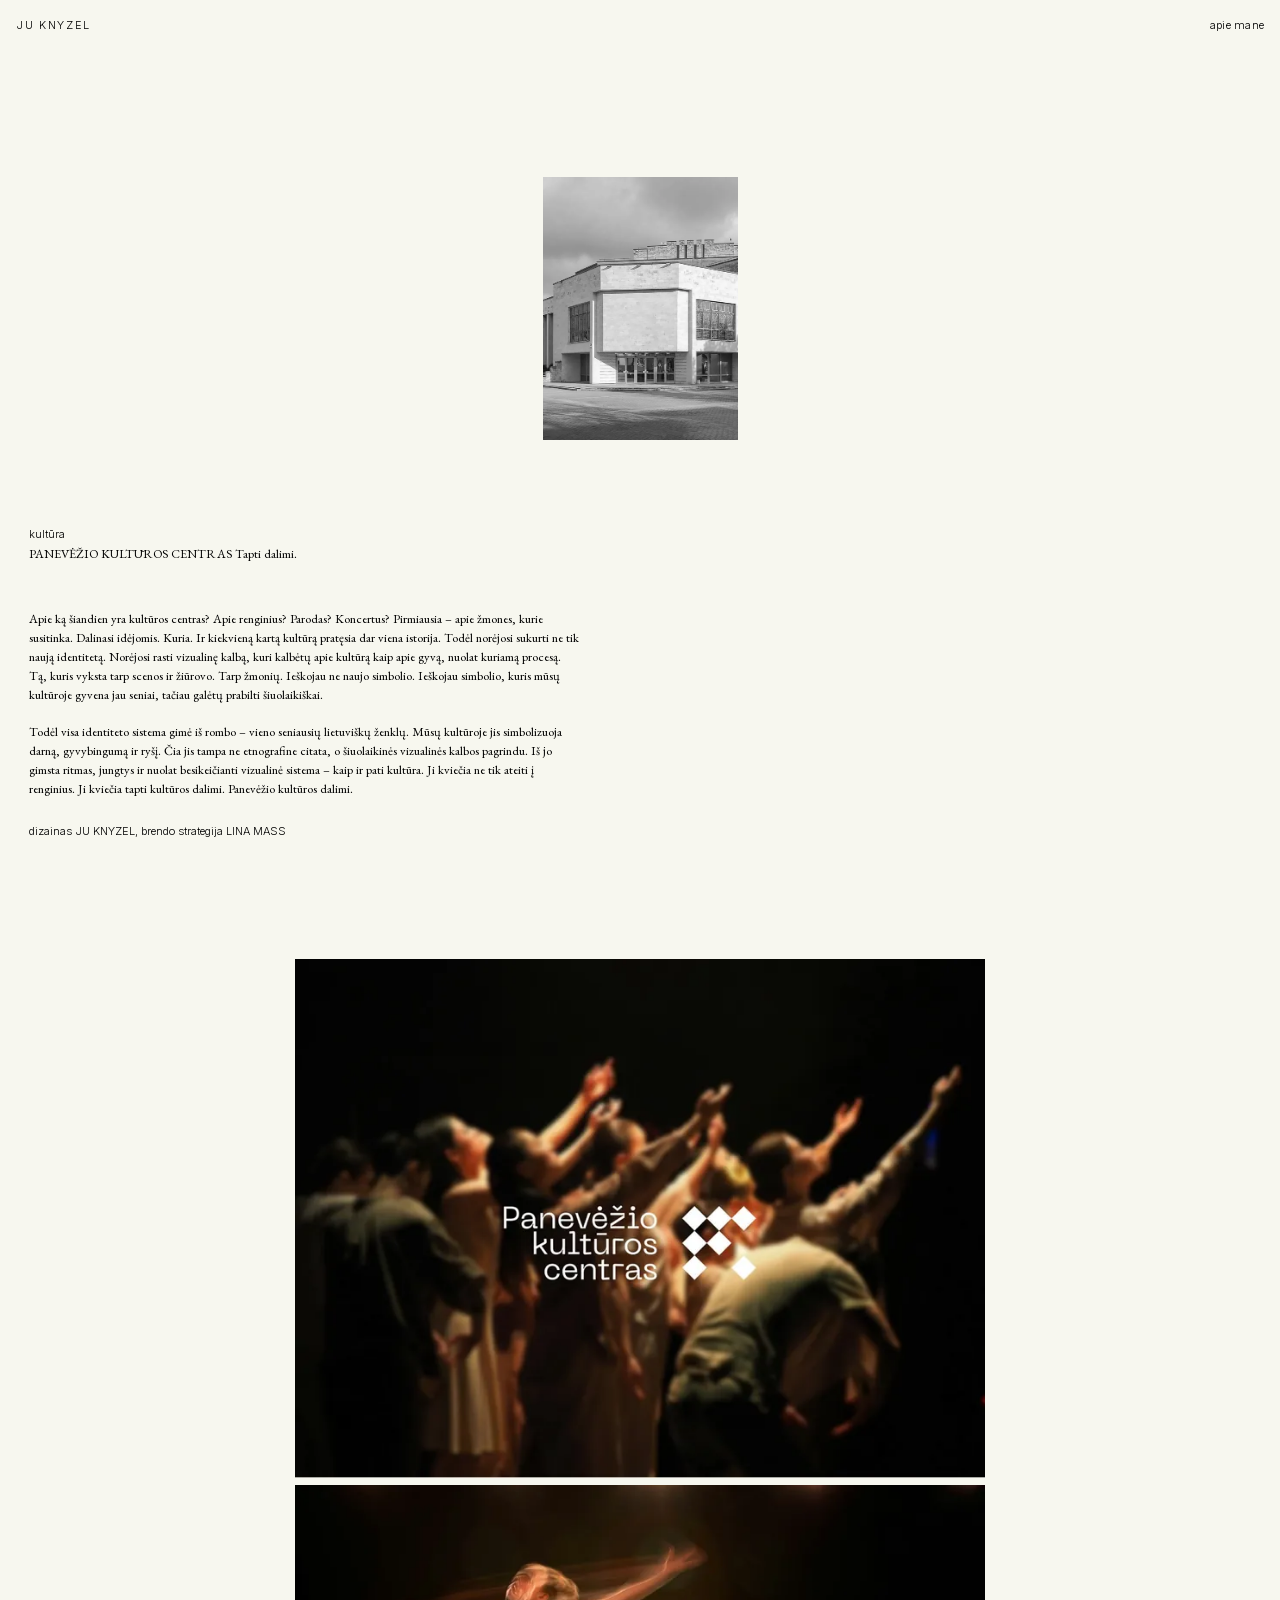
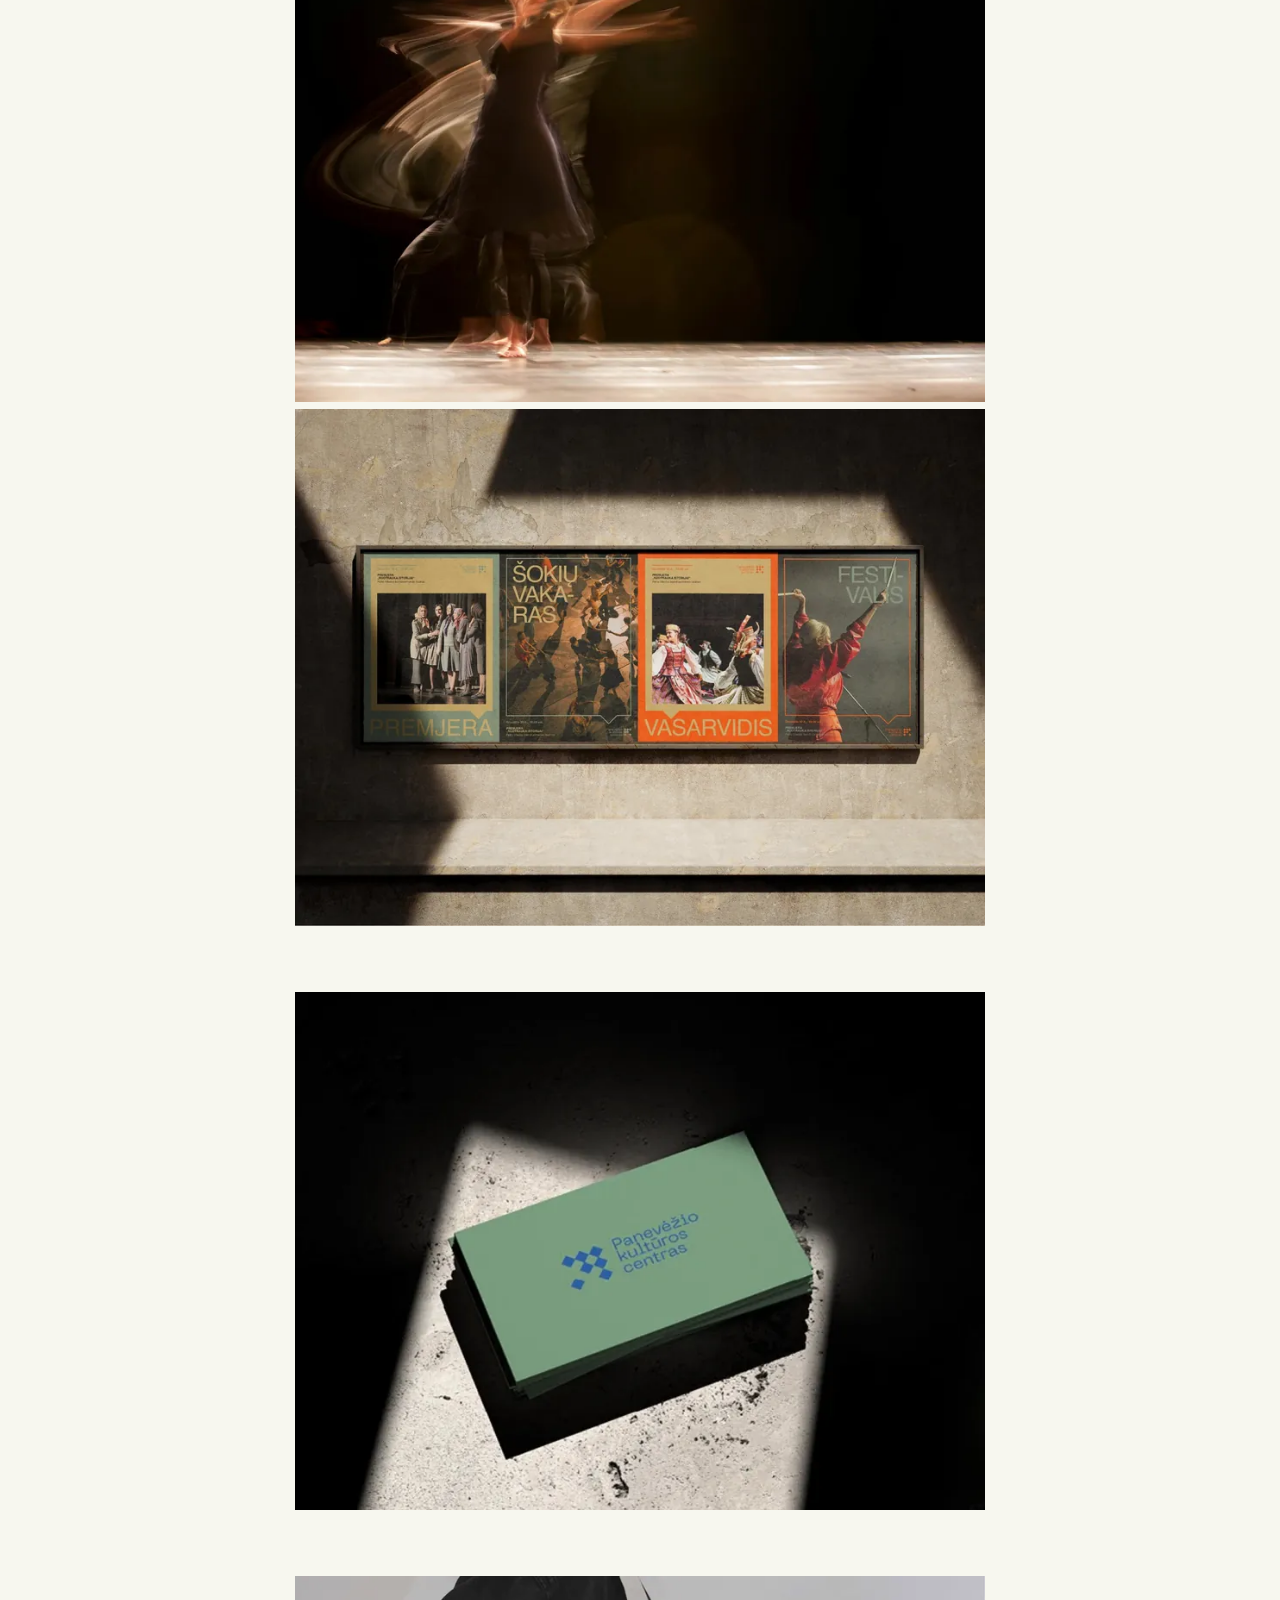
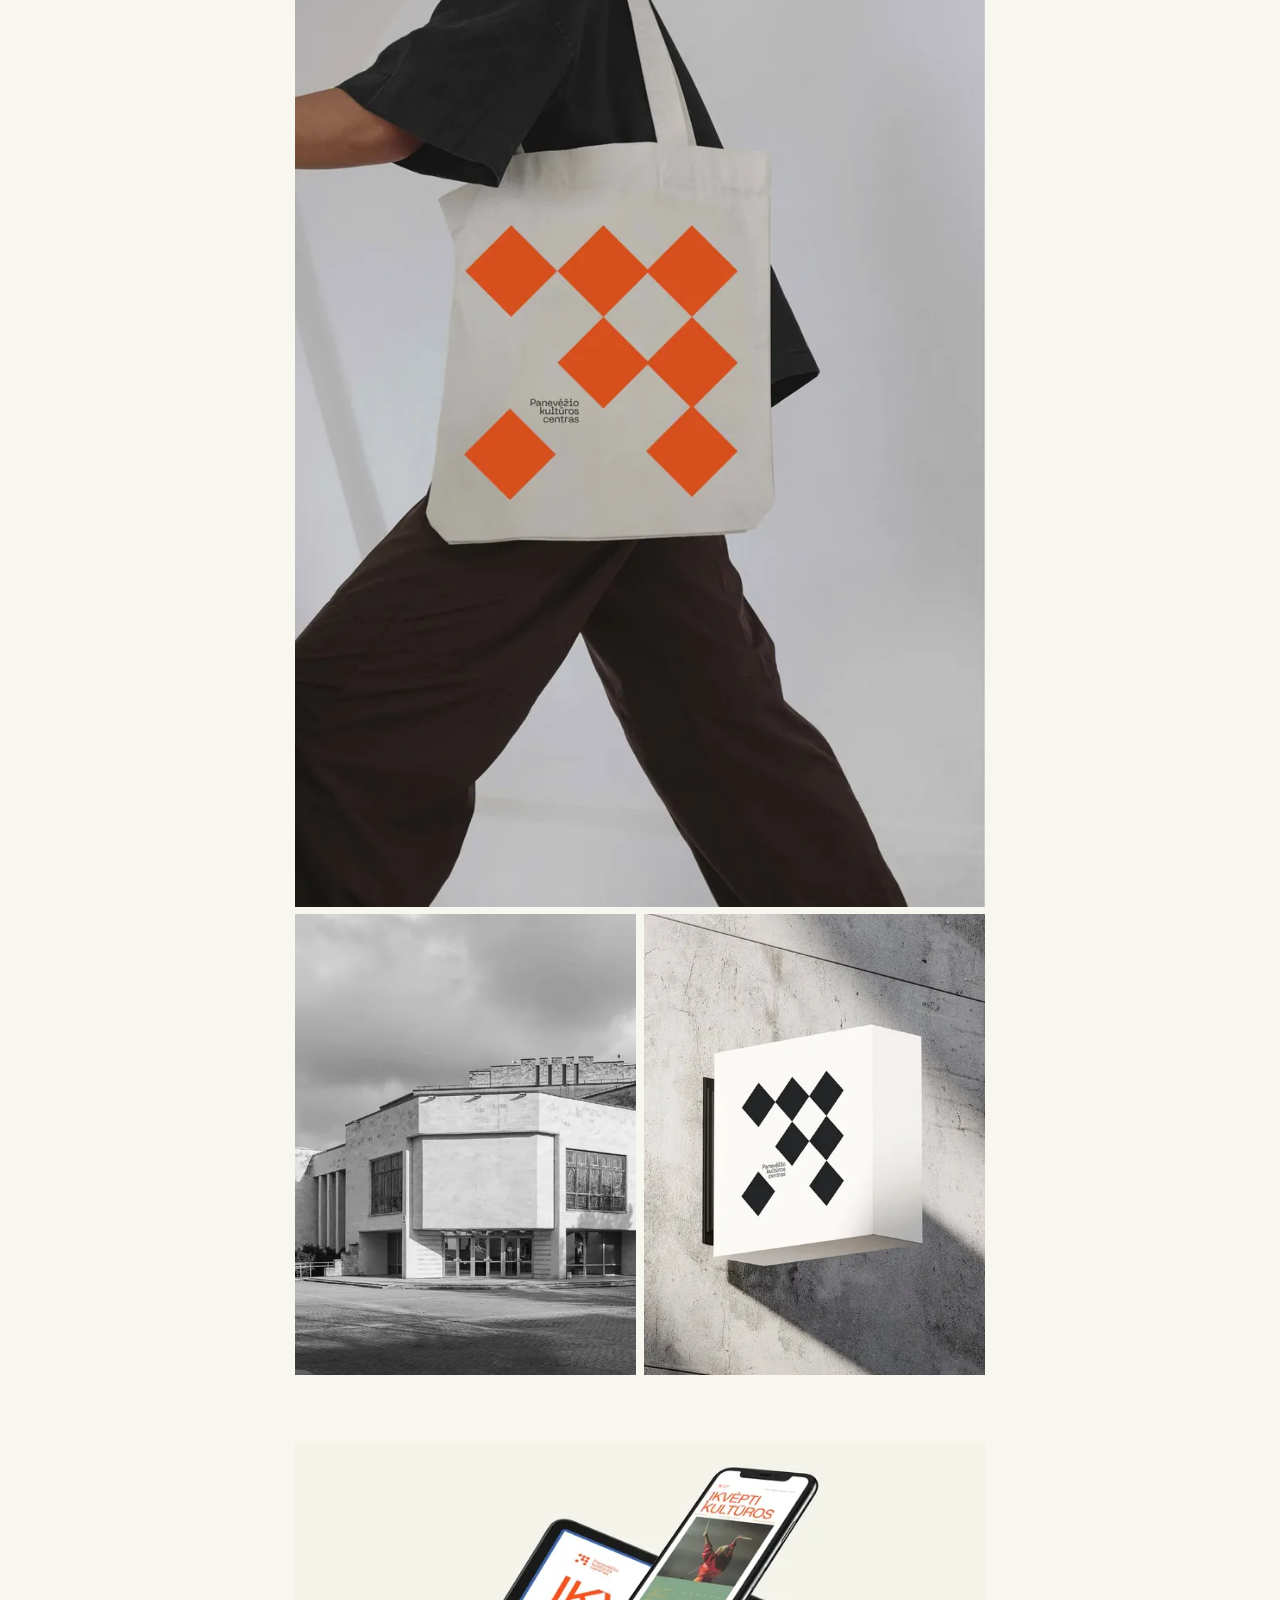
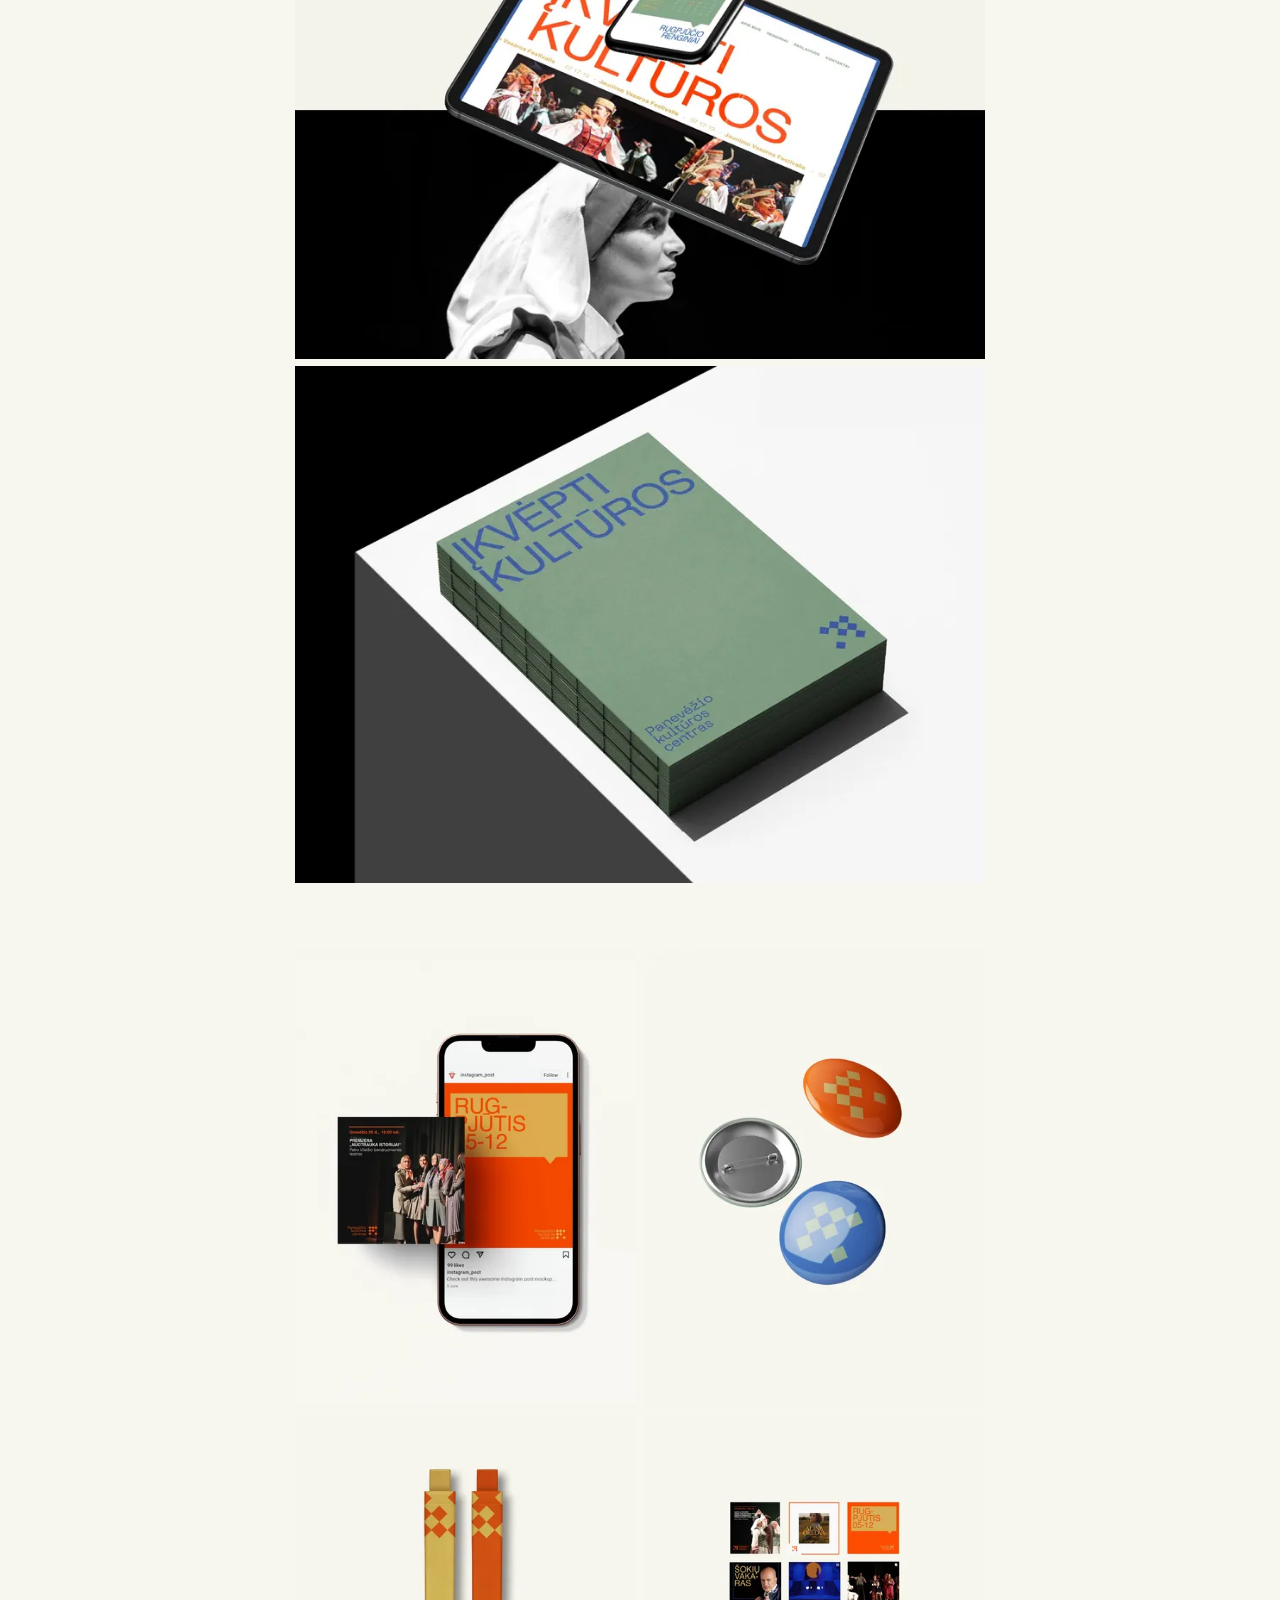
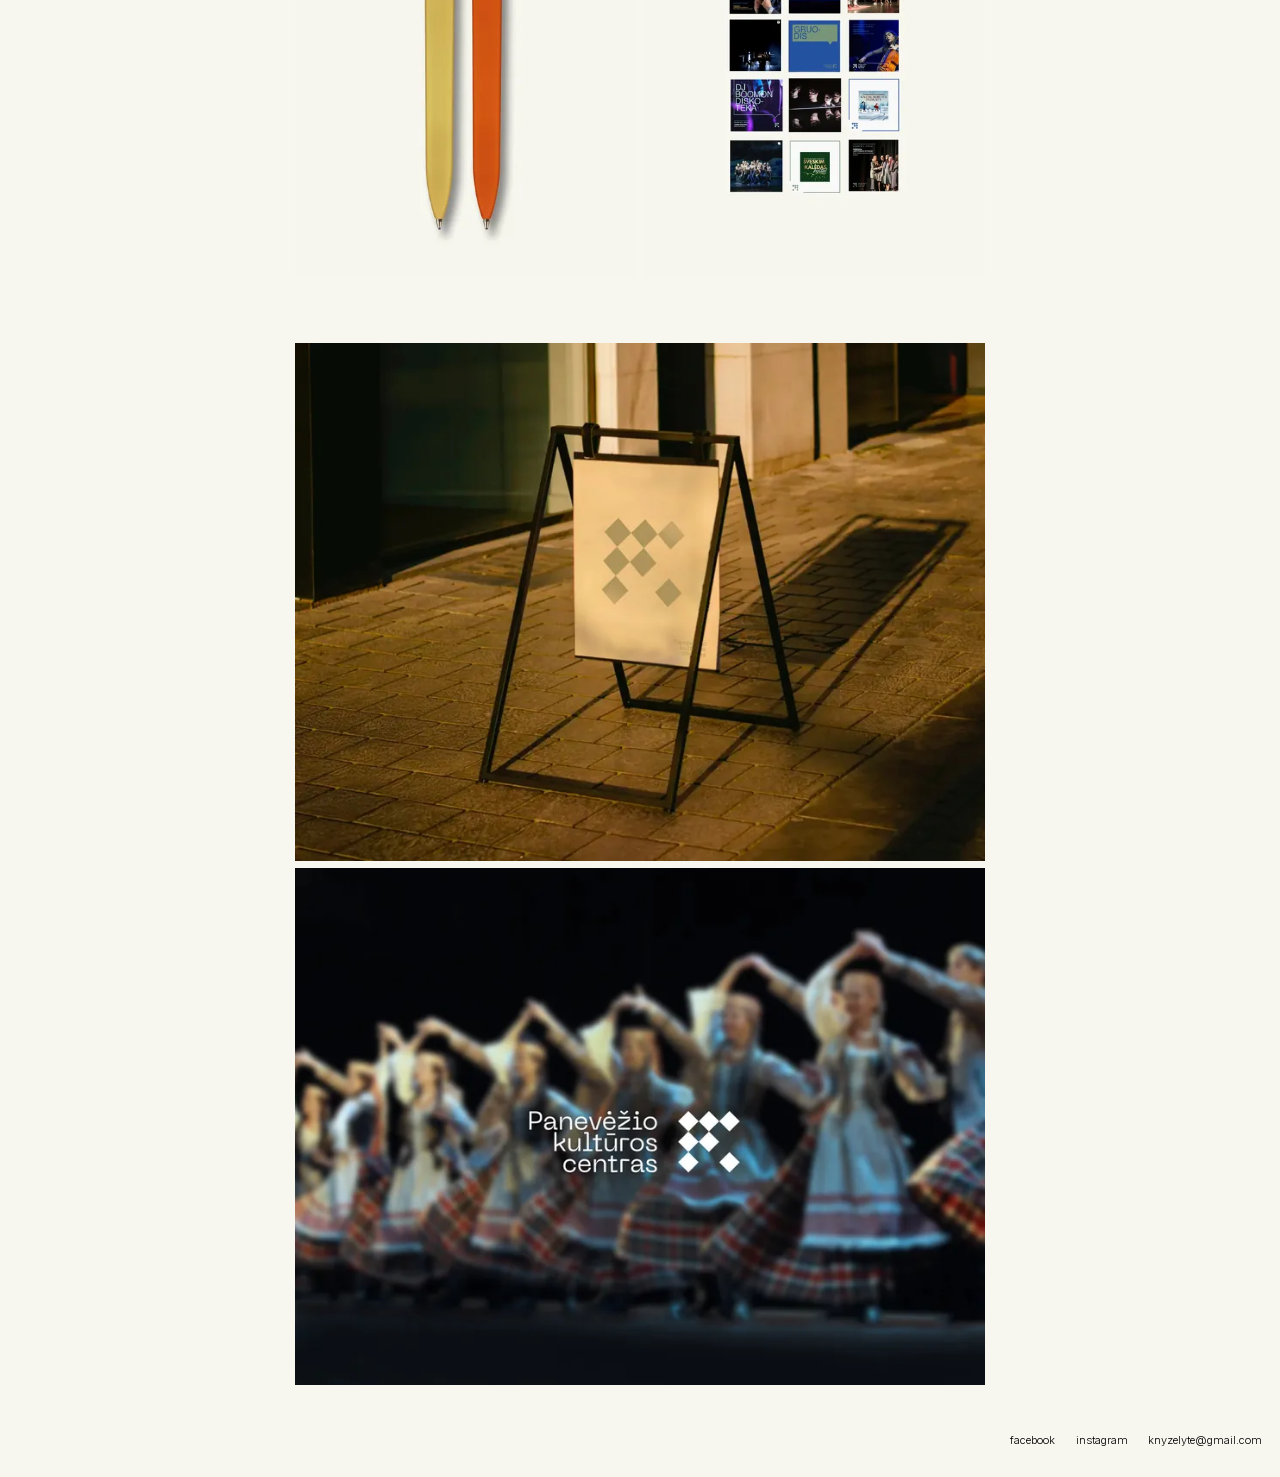
<file: project-3.html>
<!doctype html>
<html lang="lt">
<head>
  <meta charset="UTF-8" />
  <meta name="viewport" content="width=device-width, initial-scale=1" />
  <meta name="description" content="Panevėžio kultūros centras — Tapti dalimi. Vizualinio identiteto projektas." />
  <meta name="theme-color" content="#f7f7ef" />
  <title>Ju Knyzel — Panevėžio kultūros centras</title>
  <link rel="icon" href="favicon.ico" sizes="32x32" />
  <link rel="icon" href="favicon.svg" type="image/svg+xml" />
  <link rel="apple-touch-icon" href="apple-touch-icon.png" />
  <link rel="preload" href="assets/fonts/inter-300-latin.woff2" as="font" type="font/woff2" crossorigin />
  <link rel="preload" href="assets/fonts/eb-garamond-400-latin.woff2" as="font" type="font/woff2" crossorigin />
  <link rel="stylesheet" href="css/style.css" />
</head>
<body class="project-page">

  <a class="skip-link" href="#main">Pereiti prie turinio</a>

  <header class="site-header proj-fixed-header">
    <nav class="site-nav" aria-label="Pagrindinė navigacija">
      <a class="logo" href="index.html">JU KNYZEL</a>
      <a class="menu-link" href="about.html">apie mane</a>
    </nav>
  </header>

  <main class="proj-main" id="main">
    <img class="proj-hero" src="assets/p3/hero.webp" srcset="assets/p3/hero-480.webp 480w, assets/p3/hero.webp 780w" sizes="(max-width: 900px) min(60vw, 20rem), min(13.6vw, 260px)" alt="Panevėžio kultūros centro pastatas (nespalvota nuotrauka)" width="780" height="1052" fetchpriority="high" style="width:16.25rem; margin-top:14.75rem;" />

    <div class="proj-credit" style="margin-top:7.25rem;">
      <span class="proj-cat">kultūra</span>
      <h1 class="proj-heading">PANEVĖŽIO KULTŪROS CENTRAS Tapti dalimi.</h1>
    </div>
    <div class="proj-bio" style="margin-top:4rem;">
        <p>Apie ką šiandien yra kultūros centras? Apie renginius? Parodas? Koncertus? Pirmiausia – apie žmones, kurie susitinka. Dalinasi idėjomis. Kuria. Ir kiekvieną kartą kultūrą pratęsia dar viena istorija. Todėl norėjosi sukurti ne tik naują identitetą. Norėjosi rasti vizualinę kalbą, kuri kalbėtų apie kultūrą kaip apie gyvą, nuolat kuriamą procesą. Tą, kuris vyksta tarp scenos ir žiūrovo. Tarp žmonių. Ieškojau ne naujo simbolio. Ieškojau simbolio, kuris mūsų kultūroje gyvena jau seniai, tačiau galėtų prabilti šiuolaikiškai.</p>
        <p>Todėl visa identiteto sistema gimė iš rombo – vieno seniausių lietuviškų ženklų. Mūsų kultūroje jis simbolizuoja darną, gyvybingumą ir ryšį. Čia jis tampa ne etnografine citata, o šiuolaikinės vizualinės kalbos pagrindu. Iš jo gimsta ritmas, jungtys ir nuolat besikeičianti vizualinė sistema – kaip ir pati kultūra. Ji kviečia ne tik ateiti į renginius. Ji kviečia tapti kultūros dalimi. Panevėžio kultūros dalimi.</p>
        <p class="proj-byline">dizainas JU KNYZEL, brendo strategija LINA MASS</p>
    </div>

    <div class="proj-gallery">
      <div class="proj-row proj-row--full" style="margin-top:10rem;"><img src="assets/p3/g-00.webp" srcset="assets/p3/g-00-480.webp 480w, assets/p3/g-00-800.webp 800w, assets/p3/g-00-1280.webp 1280w, assets/p3/g-00.webp 2006w" sizes="(max-width: 900px) calc(100vw - 2.5rem), min(48vw, 920px)" alt="Šokėjai su iškeltomis rankomis; šalia – kultūros centro logotipas" width="2006" height="1507" /></div>
      <div class="proj-row proj-row--full" style="margin-top:0.5625rem;"><img src="assets/p3/g-01.webp" srcset="assets/p3/g-01-480.webp 480w, assets/p3/g-01-800.webp 800w, assets/p3/g-01-1280.webp 1280w, assets/p3/g-01.webp 2006w" sizes="(max-width: 900px) calc(100vw - 2.5rem), min(48vw, 920px)" alt="Šokėja judesyje scenoje, judesys išplaukęs" width="2006" height="1505" loading="lazy" decoding="async" /></div>
      <div class="proj-row proj-row--full" style="margin-top:0.5625rem;"><img src="assets/p3/g-02.webp" srcset="assets/p3/g-02-480.webp 480w, assets/p3/g-02-800.webp 800w, assets/p3/g-02-1280.webp 1280w, assets/p3/g-02.webp 2006w" sizes="(max-width: 900px) calc(100vw - 2.5rem), min(48vw, 920px)" alt="Renginių plakatai juodame rėmelyje ant betoninės sienos" width="2006" height="1505" loading="lazy" decoding="async" /></div>
      <div class="proj-row proj-row--full" style="margin-top:5.5rem;"><img src="assets/p3/g-03.webp" srcset="assets/p3/g-03-480.webp 480w, assets/p3/g-03-800.webp 800w, assets/p3/g-03-1280.webp 1280w, assets/p3/g-03.webp 2006w" sizes="(max-width: 900px) calc(100vw - 2.5rem), min(48vw, 920px)" alt="Žalios vizitinės kortelės su logotipu šviesos ir šešėlio kontraste" width="2006" height="1505" loading="lazy" decoding="async" /></div>
      <div class="proj-row proj-row--full" style="margin-top:5.5rem;"><img src="assets/p3/g-04.webp" srcset="assets/p3/g-04-480.webp 480w, assets/p3/g-04-800.webp 800w, assets/p3/g-04-1280.webp 1280w, assets/p3/g-04.webp 2006w" sizes="(max-width: 900px) calc(100vw - 2.5rem), min(48vw, 920px)" alt="Medžiaginis maišelis su oranžiniais rombais" width="2006" height="2707" loading="lazy" decoding="async" /></div>
      <div class="proj-row proj-row--half" style="margin-top:0.5625rem;"><img src="assets/p3/g-05.webp" srcset="assets/p3/g-05-480.webp 480w, assets/p3/g-05-800.webp 800w, assets/p3/g-05.webp 994w" sizes="(max-width: 900px) calc(100vw - 2.5rem), min(24vw, 455px)" alt="Panevėžio kultūros centro pastatas (nespalvota nuotrauka)" width="994" height="1342" loading="lazy" decoding="async" /><img src="assets/p3/g-06.webp" srcset="assets/p3/g-06-480.webp 480w, assets/p3/g-06-800.webp 800w, assets/p3/g-06.webp 994w" sizes="(max-width: 900px) calc(100vw - 2.5rem), min(24vw, 455px)" alt="Kvadratinė iškaba su juodų rombų ženklu ant sienos" width="994" height="1342" loading="lazy" decoding="async" /></div>
      <div class="proj-row proj-row--full" style="margin-top:5.5rem;"><img src="assets/p3/g-07.webp" srcset="assets/p3/g-07-480.webp 480w, assets/p3/g-07-800.webp 800w, assets/p3/g-07-1280.webp 1280w, assets/p3/g-07.webp 2006w" sizes="(max-width: 900px) calc(100vw - 2.5rem), min(48vw, 920px)" alt="Planšetė ir telefonas su svetaine „Įkvėpti kultūros“ virš moters profilio" width="2006" height="1506" loading="lazy" decoding="async" /></div>
      <div class="proj-row proj-row--full" style="margin-top:0.5625rem;"><img src="assets/p3/g-08.webp" srcset="assets/p3/g-08-480.webp 480w, assets/p3/g-08-800.webp 800w, assets/p3/g-08-1280.webp 1280w, assets/p3/g-08.webp 2006w" sizes="(max-width: 900px) calc(100vw - 2.5rem), min(48vw, 920px)" alt="Žalia knyga „Įkvėpti kultūros“ ant tamsaus pjedestalo" width="2006" height="1505" loading="lazy" decoding="async" /></div>
      <div class="proj-row proj-row--half" style="margin-top:5.5rem;"><img src="assets/p3/g-09.webp" srcset="assets/p3/g-09-480.webp 480w, assets/p3/g-09-800.webp 800w, assets/p3/g-09.webp 994w" sizes="(max-width: 900px) calc(100vw - 2.5rem), min(24vw, 455px)" alt="Telefone atidarytas Instagram įrašas ir renginio atvirukas" width="994" height="1342" loading="lazy" decoding="async" /><img src="assets/p3/g-10.webp" srcset="assets/p3/g-10-480.webp 480w, assets/p3/g-10-800.webp 800w, assets/p3/g-10.webp 994w" sizes="(max-width: 900px) calc(100vw - 2.5rem), min(24vw, 455px)" alt="Trys sagos su logotipo rombais" width="994" height="1342" loading="lazy" decoding="async" /></div>
      <div class="proj-row proj-row--half" style="margin-top:0.5625rem;"><img src="assets/p3/g-11.webp" srcset="assets/p3/g-11-480.webp 480w, assets/p3/g-11-800.webp 800w, assets/p3/g-11.webp 994w" sizes="(max-width: 900px) calc(100vw - 2.5rem), min(24vw, 455px)" alt="Du rašikliai – geltonas ir oranžinis – su rombų raštu" width="994" height="1342" loading="lazy" decoding="async" /><img src="assets/p3/g-12.webp" srcset="assets/p3/g-12-480.webp 480w, assets/p3/g-12-800.webp 800w, assets/p3/g-12.webp 996w" sizes="(max-width: 900px) calc(100vw - 2.5rem), min(24vw, 455px)" alt="Renginių plakatų miniatiūrų tinklelis" width="996" height="1342" loading="lazy" decoding="async" /></div>
      <div class="proj-row proj-row--full" style="margin-top:5.5rem;"><img src="assets/p3/g-13.webp" srcset="assets/p3/g-13-480.webp 480w, assets/p3/g-13-800.webp 800w, assets/p3/g-13-1280.webp 1280w, assets/p3/g-13.webp 2006w" sizes="(max-width: 900px) calc(100vw - 2.5rem), min(48vw, 920px)" alt="Stovinti iškaba ant grindinio vakaro šviesoje" width="2006" height="1505" loading="lazy" decoding="async" /></div>
      <div class="proj-row proj-row--full" style="margin-top:0.5625rem;"><img src="assets/p3/g-14.webp" srcset="assets/p3/g-14-480.webp 480w, assets/p3/g-14-800.webp 800w, assets/p3/g-14-1280.webp 1280w, assets/p3/g-14.webp 2006w" sizes="(max-width: 900px) calc(100vw - 2.5rem), min(48vw, 920px)" alt="Šokėjai tautiniais drabužiais su kultūros centro logotipu" width="2006" height="1505" loading="lazy" decoding="async" /></div>
    </div>
  </main>

  <footer class="site-footer proj-footer">
    <a href="https://www.facebook.com/knyzelyte" target="_blank" rel="noopener noreferrer">facebook<span class="visually-hidden"> (atsidaro naujame lange)</span></a>
    <a href="https://www.instagram.com/ju_knyzel/" target="_blank" rel="noopener noreferrer">instagram<span class="visually-hidden"> (atsidaro naujame lange)</span></a>
    <a class="js-email" data-e="moc.liamg@etylezynk">el. paštas (reikalingas JavaScript)</a>
  </footer>

  <script src="js/email.js" defer></script>
</body>
</html>
</file>
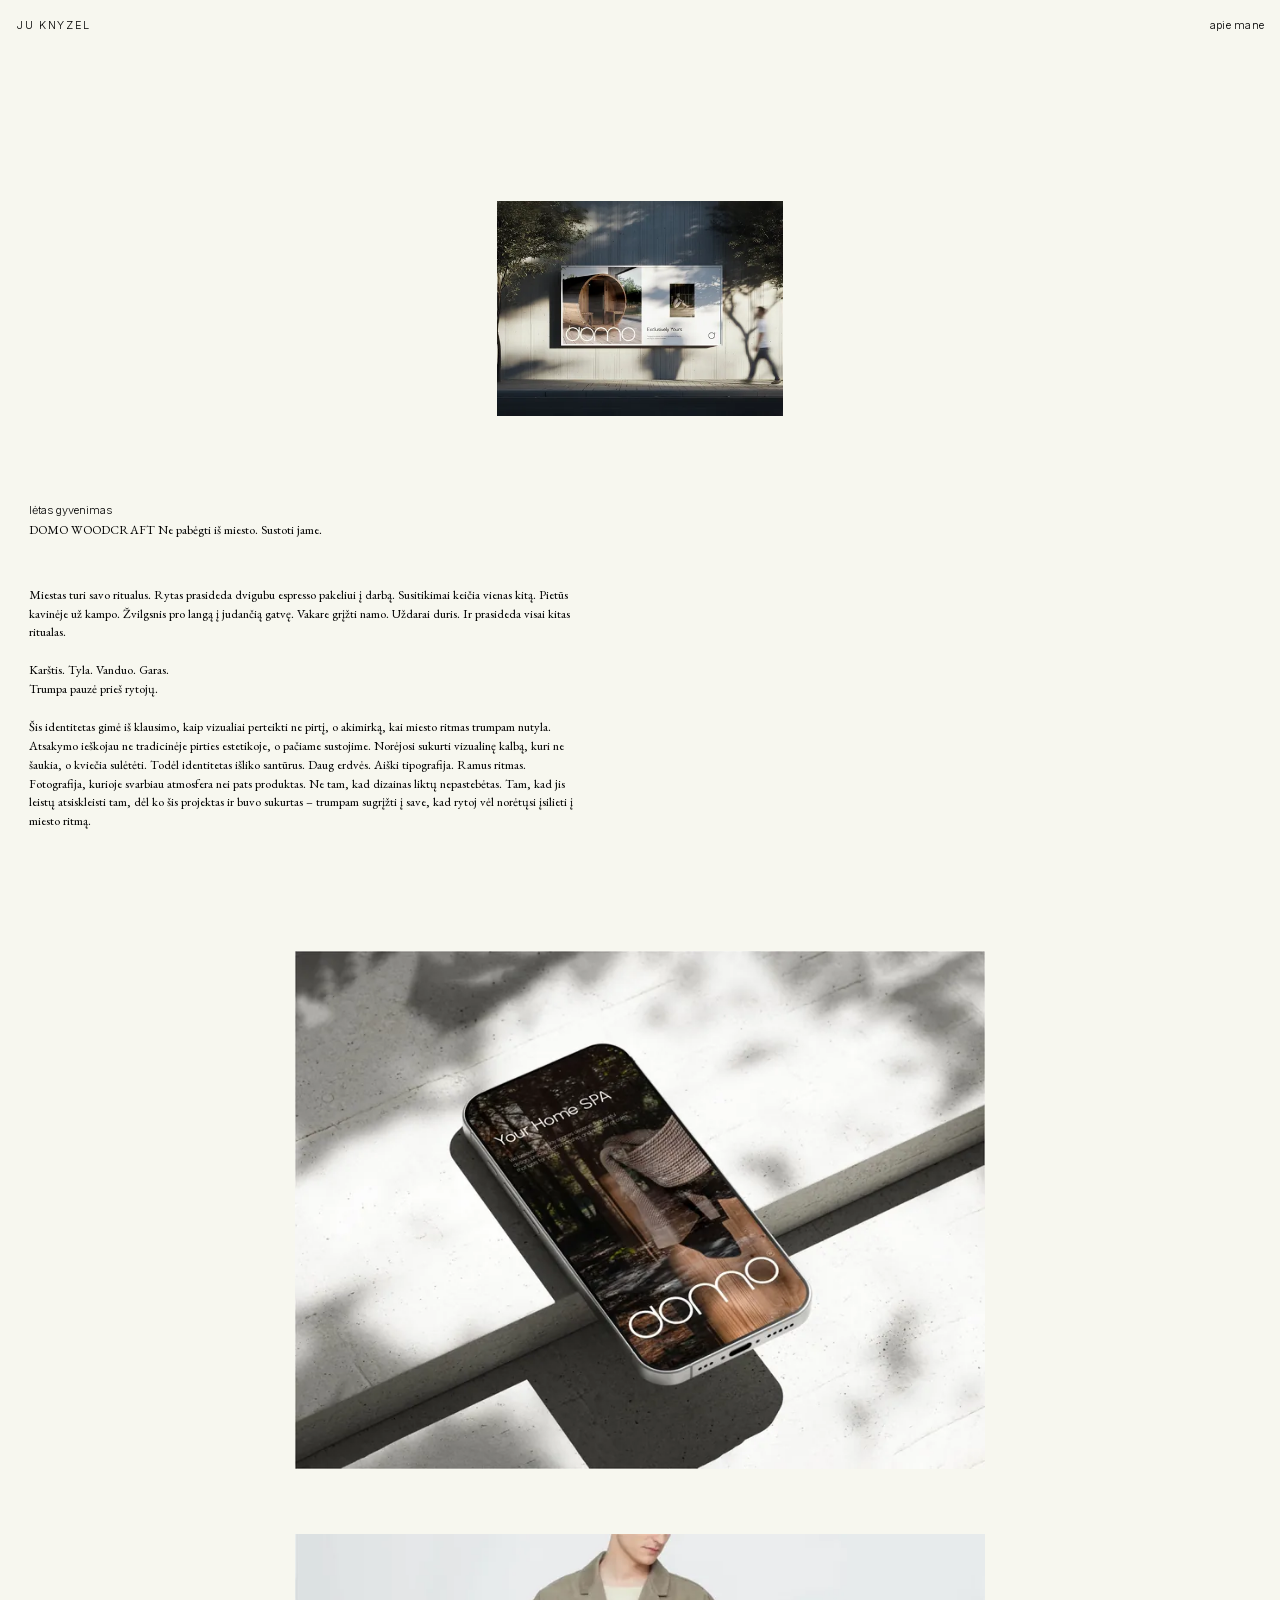
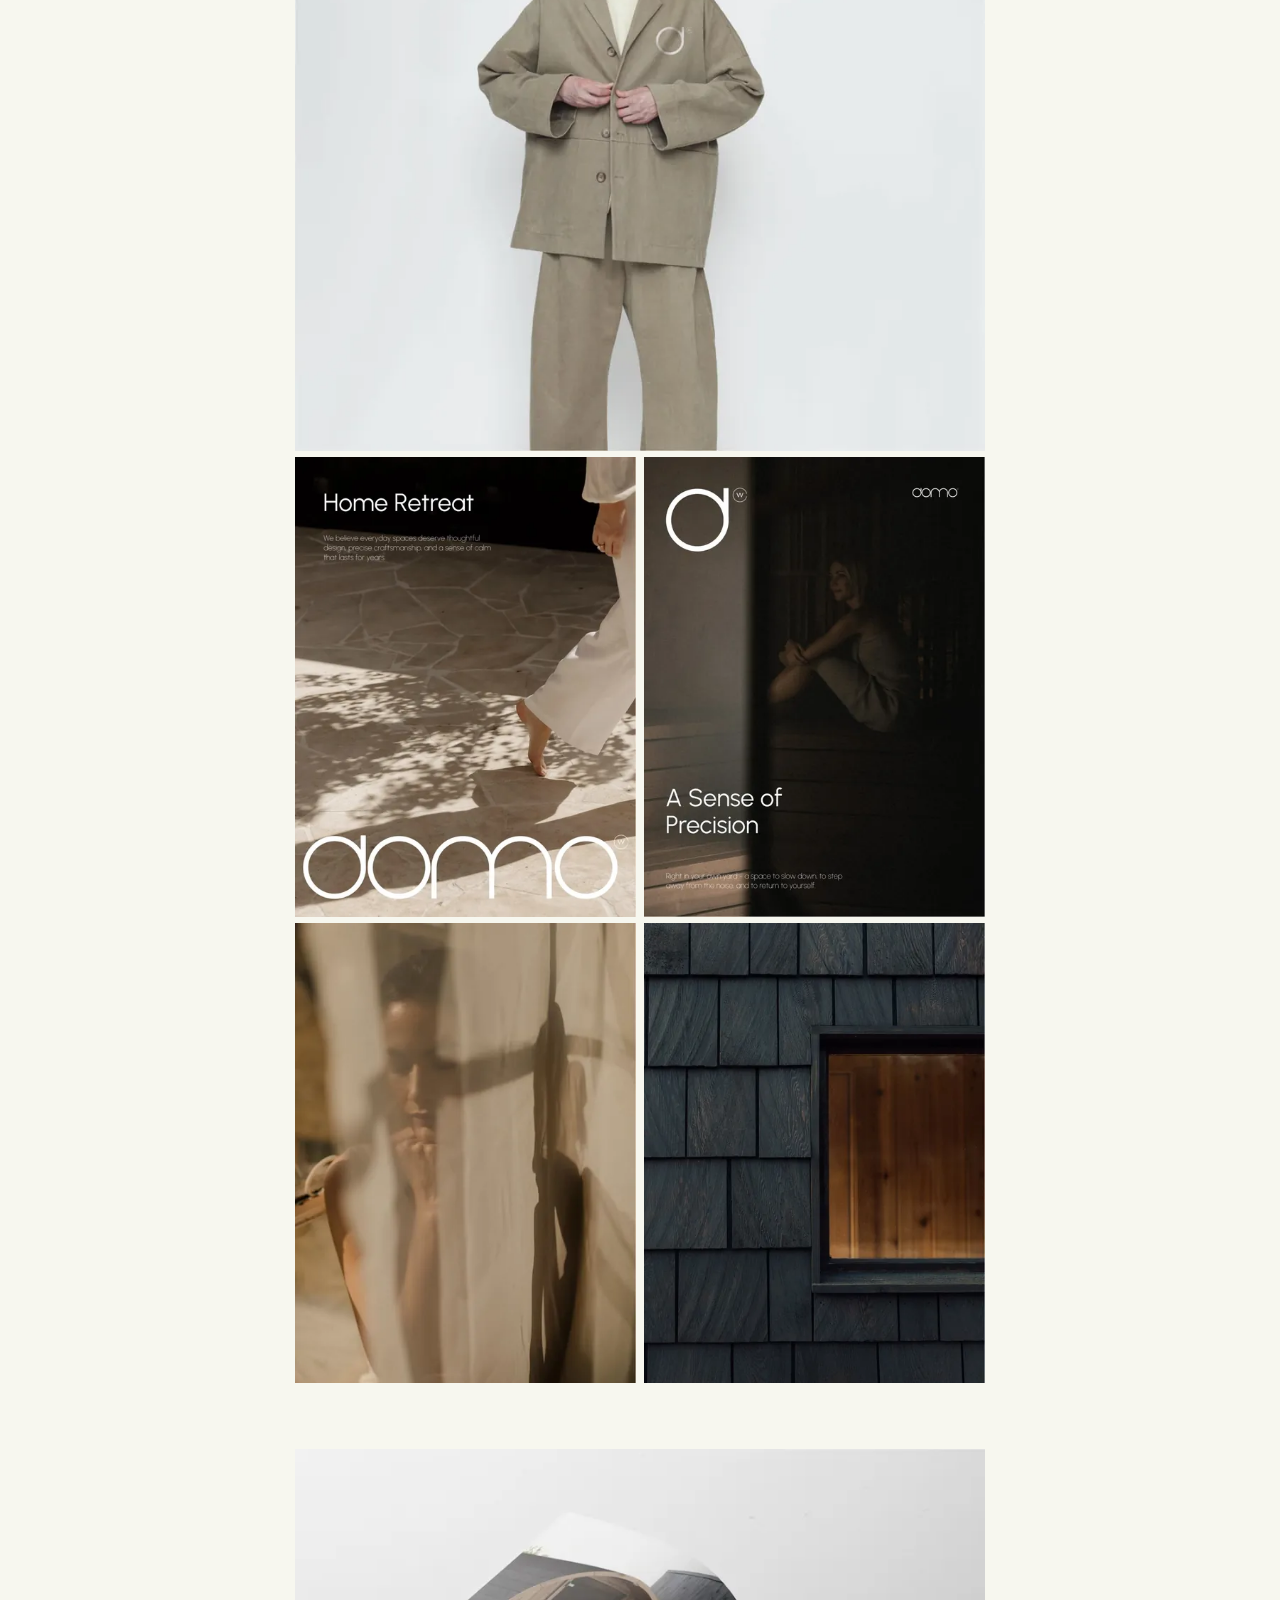
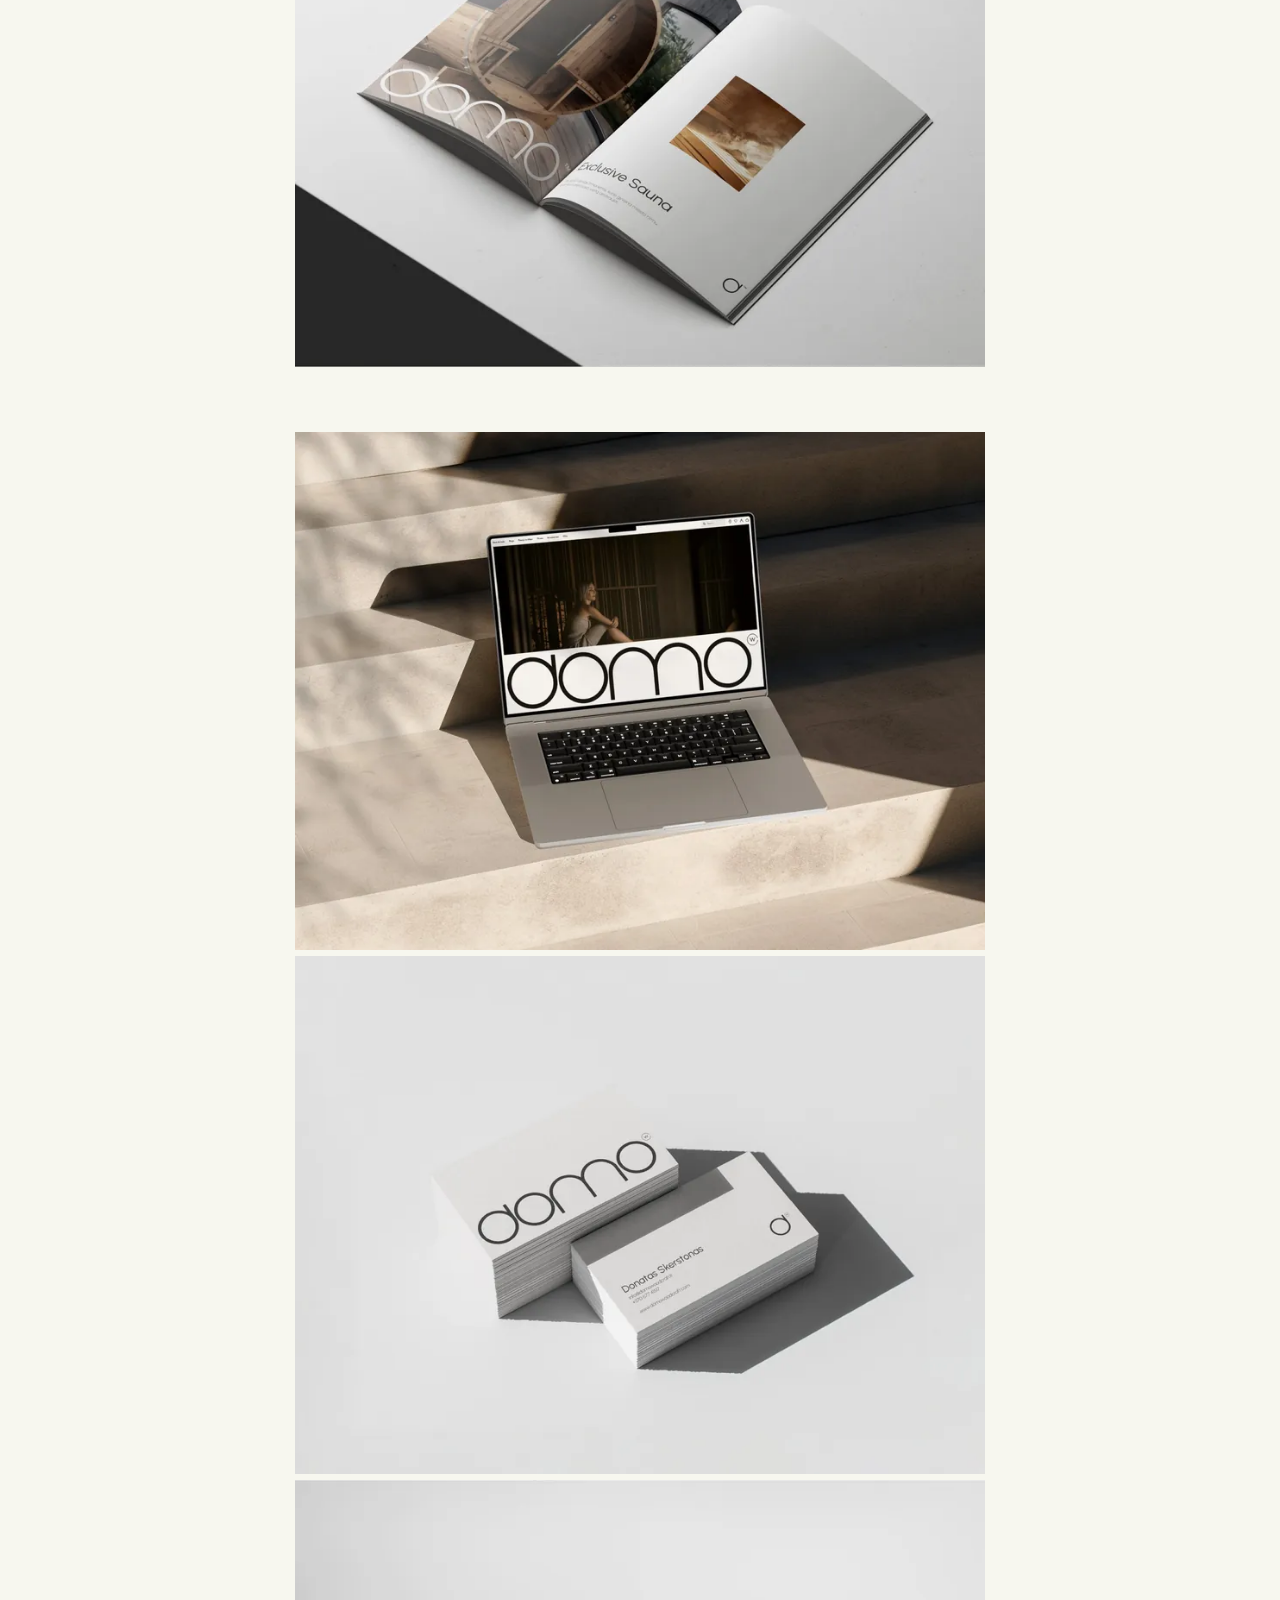
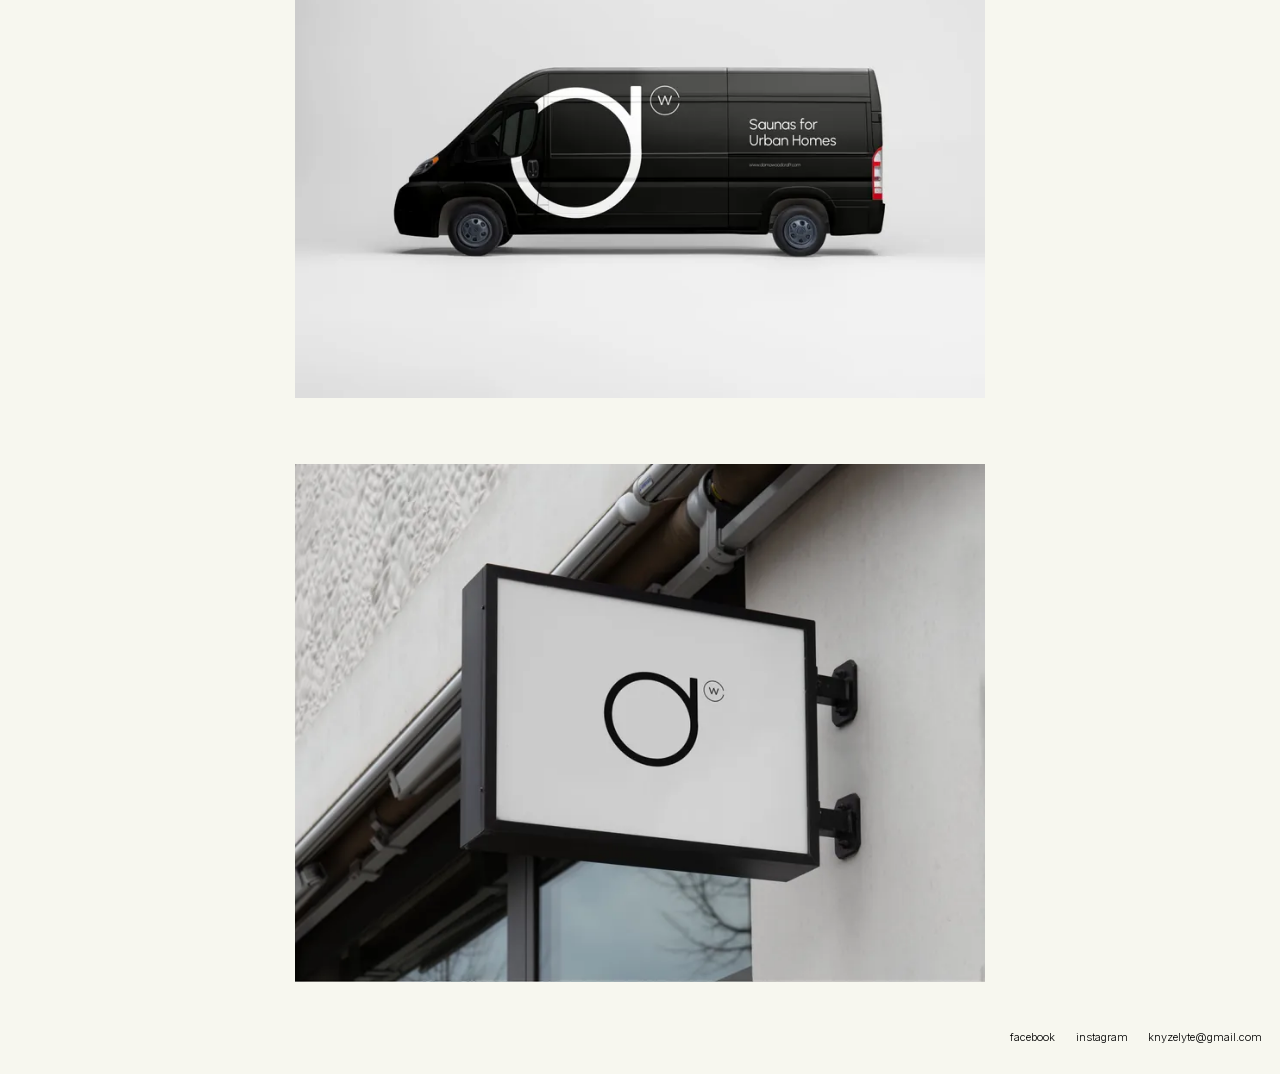
<file: project-4.html>
<!doctype html>
<html lang="lt">
<head>
  <meta charset="UTF-8" />
  <meta name="viewport" content="width=device-width, initial-scale=1" />
  <meta name="description" content="DOMO woodcraft — Ne pabėgti iš miesto. Sustoti jame. Vizualinio identiteto projektas." />
  <meta name="theme-color" content="#f7f7ef" />
  <title>Ju Knyzel — DOMO woodcraft</title>
  <link rel="icon" href="favicon.ico" sizes="32x32" />
  <link rel="icon" href="favicon.svg" type="image/svg+xml" />
  <link rel="apple-touch-icon" href="apple-touch-icon.png" />
  <link rel="preload" href="assets/fonts/inter-300-latin.woff2" as="font" type="font/woff2" crossorigin />
  <link rel="preload" href="assets/fonts/eb-garamond-400-latin.woff2" as="font" type="font/woff2" crossorigin />
  <link rel="stylesheet" href="css/style.css" />
</head>
<body class="project-page">

  <a class="skip-link" href="#main">Pereiti prie turinio</a>

  <header class="site-header proj-fixed-header">
    <nav class="site-nav" aria-label="Pagrindinė navigacija">
      <a class="logo" href="index.html">JU KNYZEL</a>
      <a class="menu-link" href="about.html">apie mane</a>
    </nav>
  </header>

  <main class="proj-main" id="main">
    <img class="proj-hero" src="assets/p4/hero.webp" srcset="assets/p4/hero-480.webp 480w, assets/p4/hero-800.webp 800w, assets/p4/hero.webp 1146w" sizes="(max-width: 900px) min(60vw, 20rem), min(19.9vw, 382px)" alt="Pastato siena su DOMO ekranu ir pro šalį einančiu žmogumi" width="1146" height="859" fetchpriority="high" style="width:23.875rem; margin-top:16.719rem;" />

    <div class="proj-credit" style="margin-top:7.25rem;">
      <span class="proj-cat">lėtas gyvenimas</span>
      <h1 class="proj-heading">DOMO WOODCRAFT Ne pabėgti iš miesto. Sustoti jame.</h1>
    </div>
    <div class="proj-bio" style="margin-top:4rem;">
        <p>Miestas turi savo ritualus. Rytas prasideda dvigubu espresso pakeliui į darbą. Susitikimai keičia vienas kitą. Pietūs kavinėje už kampo. Žvilgsnis pro langą į judančią gatvę. Vakare grįžti namo. Uždarai duris. Ir prasideda visai kitas ritualas.</p>
        <p>Karštis. Tyla. Vanduo. Garas.<br />Trumpa pauzė prieš rytojų.</p>
        <p>Šis identitetas gimė iš klausimo, kaip vizualiai perteikti ne pirtį, o akimirką, kai miesto ritmas trumpam nutyla. Atsakymo ieškojau ne tradicinėje pirties estetikoje, o pačiame sustojime. Norėjosi sukurti vizualinę kalbą, kuri ne šaukia, o kviečia sulėtėti. Todėl identitetas išliko santūrus. Daug erdvės. Aiški tipografija. Ramus ritmas. Fotografija, kurioje svarbiau atmosfera nei pats produktas. Ne tam, kad dizainas liktų nepastebėtas. Tam, kad jis leistų atsiskleisti tam, dėl ko šis projektas ir buvo sukurtas – trumpam sugrįžti į save, kad rytoj vėl norėtųsi įsilieti į miesto ritmą.</p>
    </div>

    <div class="proj-gallery">
      <div class="proj-row proj-row--full" style="margin-top:10rem;"><img src="assets/p4/g-00.webp" srcset="assets/p4/g-00-480.webp 480w, assets/p4/g-00-800.webp 800w, assets/p4/g-00-1280.webp 1280w, assets/p4/g-00.webp 1832w" sizes="(max-width: 900px) calc(100vw - 2.5rem), min(48vw, 920px)" alt="Telefonas su DOMO svetaine ant šešėlio nusėtos tvorelės" width="1832" height="1374" /></div>
      <div class="proj-row proj-row--full" style="margin-top:5.438rem;"><img src="assets/p4/g-01.webp" srcset="assets/p4/g-01-480.webp 480w, assets/p4/g-01-800.webp 800w, assets/p4/g-01-1280.webp 1280w, assets/p4/g-01.webp 1832w" sizes="(max-width: 900px) calc(100vw - 2.5rem), min(48vw, 920px)" alt="Žmogus smėlio spalvos kostiumu" width="1832" height="1374" loading="lazy" decoding="async" /></div>
      <div class="proj-row proj-row--half" style="margin-top:0.5rem;"><img src="assets/p4/g-02.webp" srcset="assets/p4/g-02-480.webp 480w, assets/p4/g-02.webp 906w" sizes="(max-width: 900px) calc(100vw - 2.5rem), min(24vw, 455px)" alt="Plakatas „Home Retreat“ su DOMO logotipu" width="906" height="1220" loading="lazy" decoding="async" /><img src="assets/p4/g-03.webp" srcset="assets/p4/g-03-480.webp 480w, assets/p4/g-03.webp 906w" sizes="(max-width: 900px) calc(100vw - 2.5rem), min(24vw, 455px)" alt="Plakatas „A Sense of Precision“ su sėdinčia moterimi" width="906" height="1222" loading="lazy" decoding="async" /></div>
      <div class="proj-row proj-row--half" style="margin-top:0.5rem;"><img src="assets/p4/g-04.webp" srcset="assets/p4/g-04-480.webp 480w, assets/p4/g-04.webp 904w" sizes="(max-width: 900px) calc(100vw - 2.5rem), min(24vw, 455px)" alt="Žmogus už šviesios užuolaidos" width="904" height="1218" loading="lazy" decoding="async" /><img src="assets/p4/g-05.webp" srcset="assets/p4/g-05-480.webp 480w, assets/p4/g-05.webp 904w" sizes="(max-width: 900px) calc(100vw - 2.5rem), min(24vw, 455px)" alt="Tamsi dengta siena su medžio spalvos langu" width="904" height="1218" loading="lazy" decoding="async" /></div>
      <div class="proj-row proj-row--full" style="margin-top:5.438rem;"><img src="assets/p4/g-06.webp" srcset="assets/p4/g-06-480.webp 480w, assets/p4/g-06-800.webp 800w, assets/p4/g-06-1280.webp 1280w, assets/p4/g-06.webp 1830w" sizes="(max-width: 900px) calc(100vw - 2.5rem), min(48vw, 920px)" alt="Atversta DOMO brošiūra" width="1830" height="1374" loading="lazy" decoding="async" /></div>
      <div class="proj-row proj-row--full" style="margin-top:5.438rem;"><img src="assets/p4/g-07.webp" srcset="assets/p4/g-07-480.webp 480w, assets/p4/g-07-800.webp 800w, assets/p4/g-07-1280.webp 1280w, assets/p4/g-07.webp 1830w" sizes="(max-width: 900px) calc(100vw - 2.5rem), min(48vw, 920px)" alt="Nešiojamasis kompiuteris su DOMO svetaine ant laiptų" width="1830" height="1372" loading="lazy" decoding="async" /></div>
      <div class="proj-row proj-row--full" style="margin-top:0.562rem;"><img src="assets/p4/g-08.webp" srcset="assets/p4/g-08-480.webp 480w, assets/p4/g-08-800.webp 800w, assets/p4/g-08-1280.webp 1280w, assets/p4/g-08.webp 1830w" sizes="(max-width: 900px) calc(100vw - 2.5rem), min(48vw, 920px)" alt="DOMO vizitinės kortelės" width="1830" height="1372" loading="lazy" decoding="async" /></div>
      <div class="proj-row proj-row--full" style="margin-top:0.5rem;"><img src="assets/p4/g-09.webp" srcset="assets/p4/g-09-480.webp 480w, assets/p4/g-09-800.webp 800w, assets/p4/g-09-1280.webp 1280w, assets/p4/g-09.webp 1830w" sizes="(max-width: 900px) calc(100vw - 2.5rem), min(48vw, 920px)" alt="Juodas furgonas su DOMO ženklu" width="1830" height="1374" loading="lazy" decoding="async" /></div>
      <div class="proj-row proj-row--full" style="margin-top:5.438rem;"><img src="assets/p4/g-10.webp" srcset="assets/p4/g-10-480.webp 480w, assets/p4/g-10-800.webp 800w, assets/p4/g-10-1280.webp 1280w, assets/p4/g-10.webp 1830w" sizes="(max-width: 900px) calc(100vw - 2.5rem), min(48vw, 920px)" alt="DOMO iškaba ant pastato sienos" width="1830" height="1374" loading="lazy" decoding="async" /></div>
    </div>
  </main>

  <footer class="site-footer proj-footer">
    <a href="https://www.facebook.com/knyzelyte" target="_blank" rel="noopener noreferrer">facebook<span class="visually-hidden"> (atsidaro naujame lange)</span></a>
    <a href="https://www.instagram.com/ju_knyzel/" target="_blank" rel="noopener noreferrer">instagram<span class="visually-hidden"> (atsidaro naujame lange)</span></a>
    <a class="js-email" data-e="moc.liamg@etylezynk">el. paštas (reikalingas JavaScript)</a>
  </footer>

  <script src="js/email.js" defer></script>
</body>
</html>
</file>
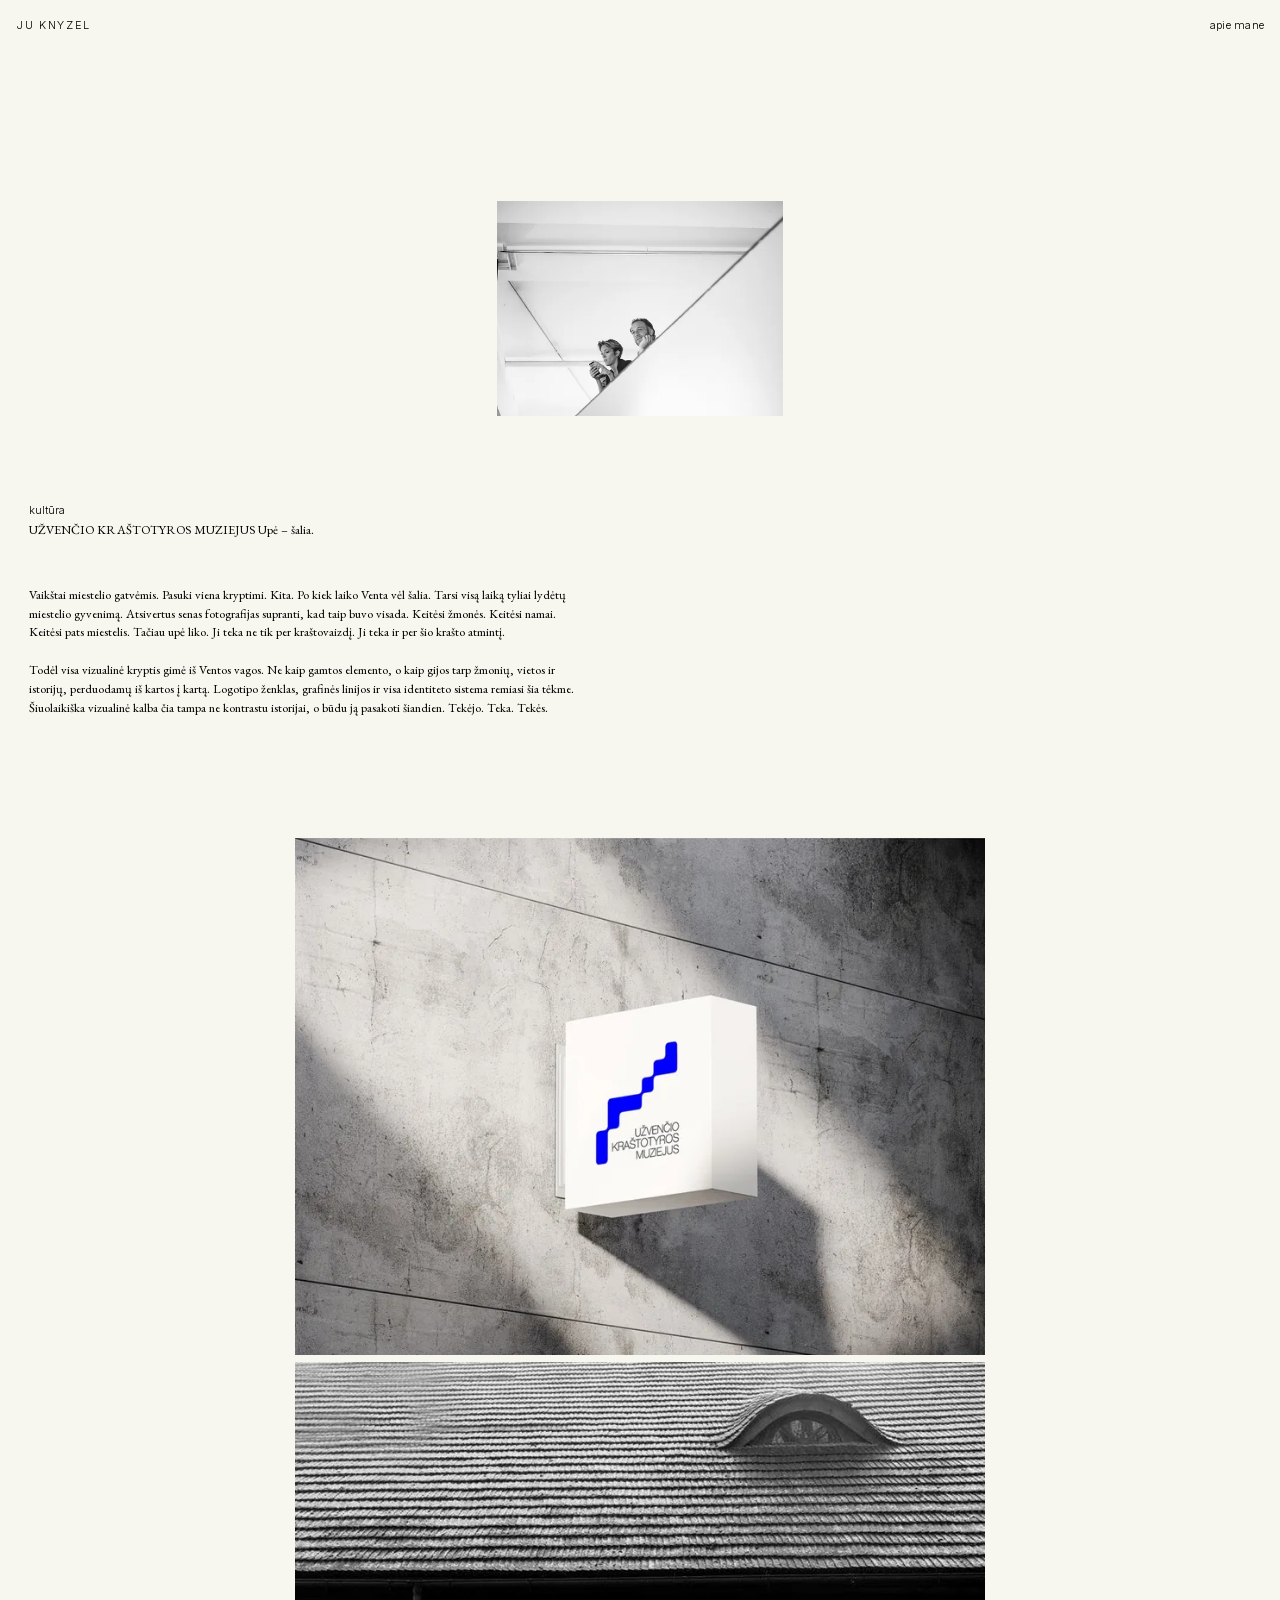
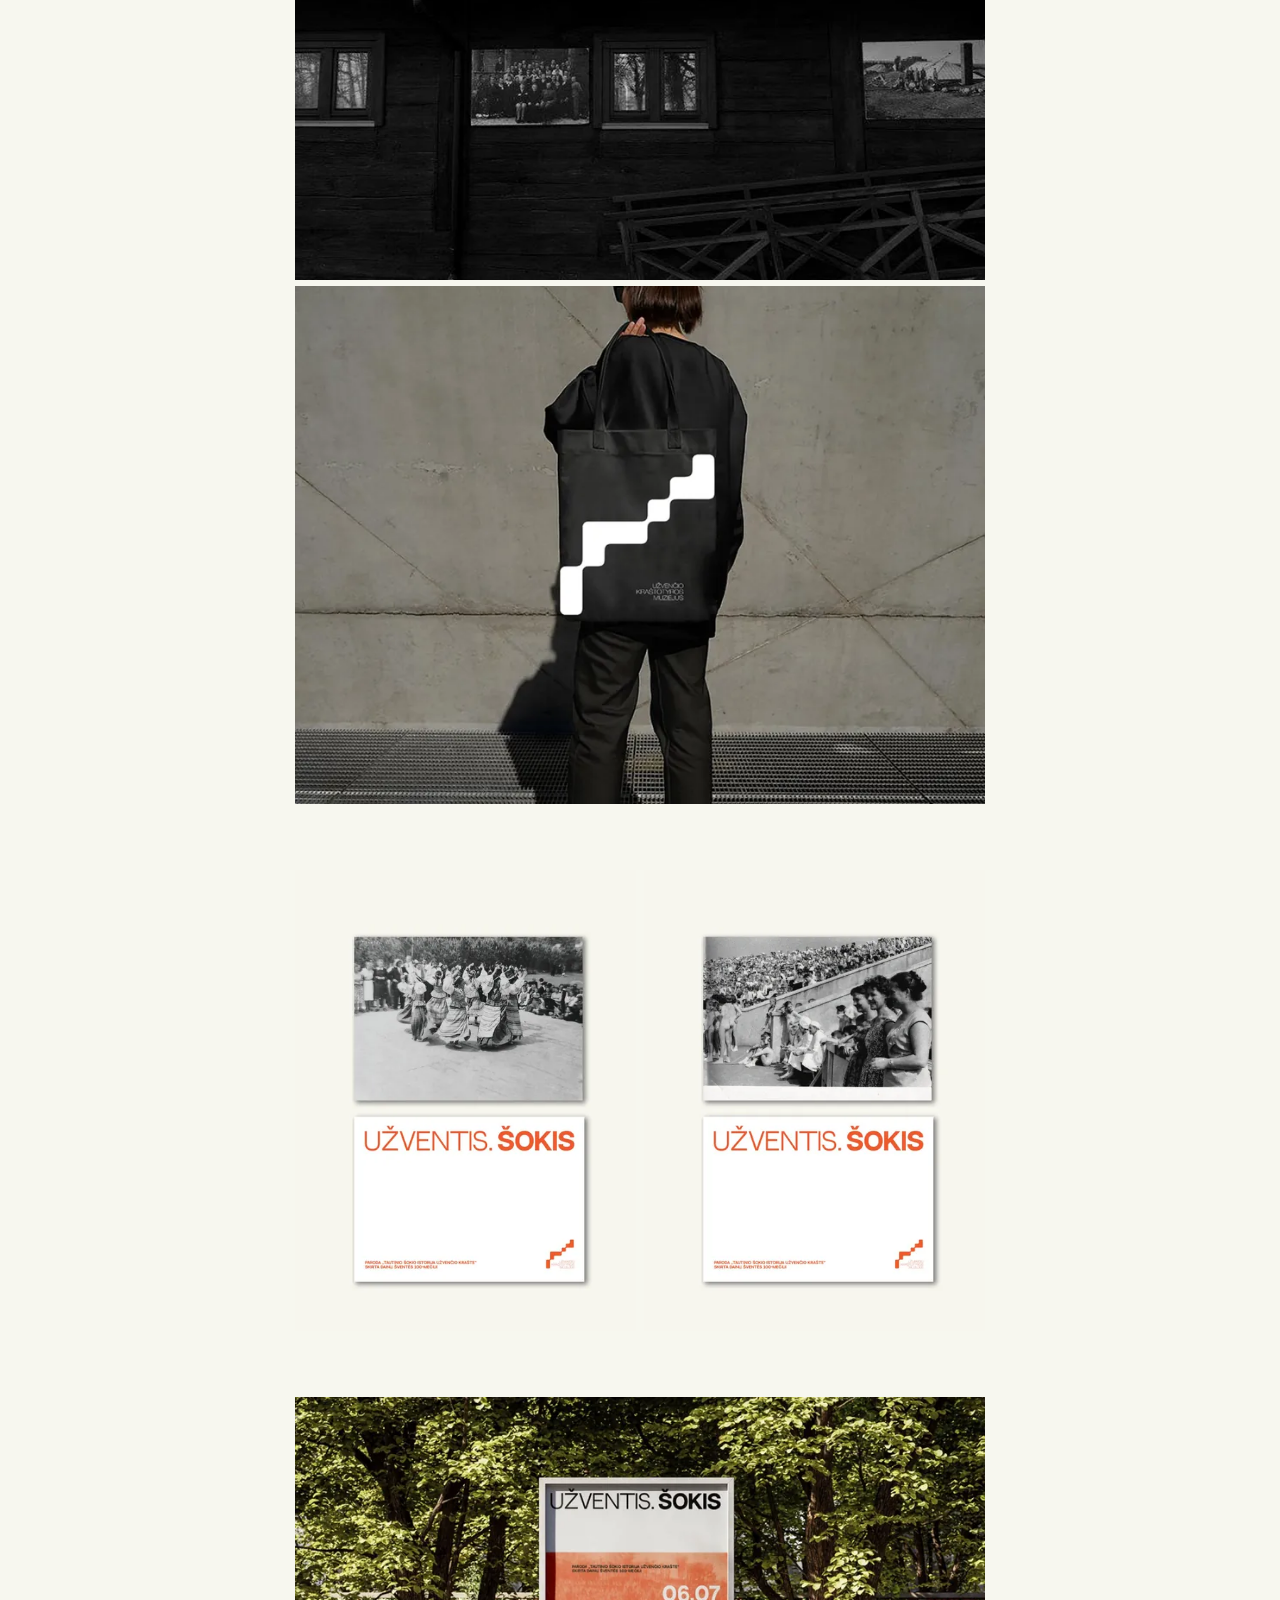
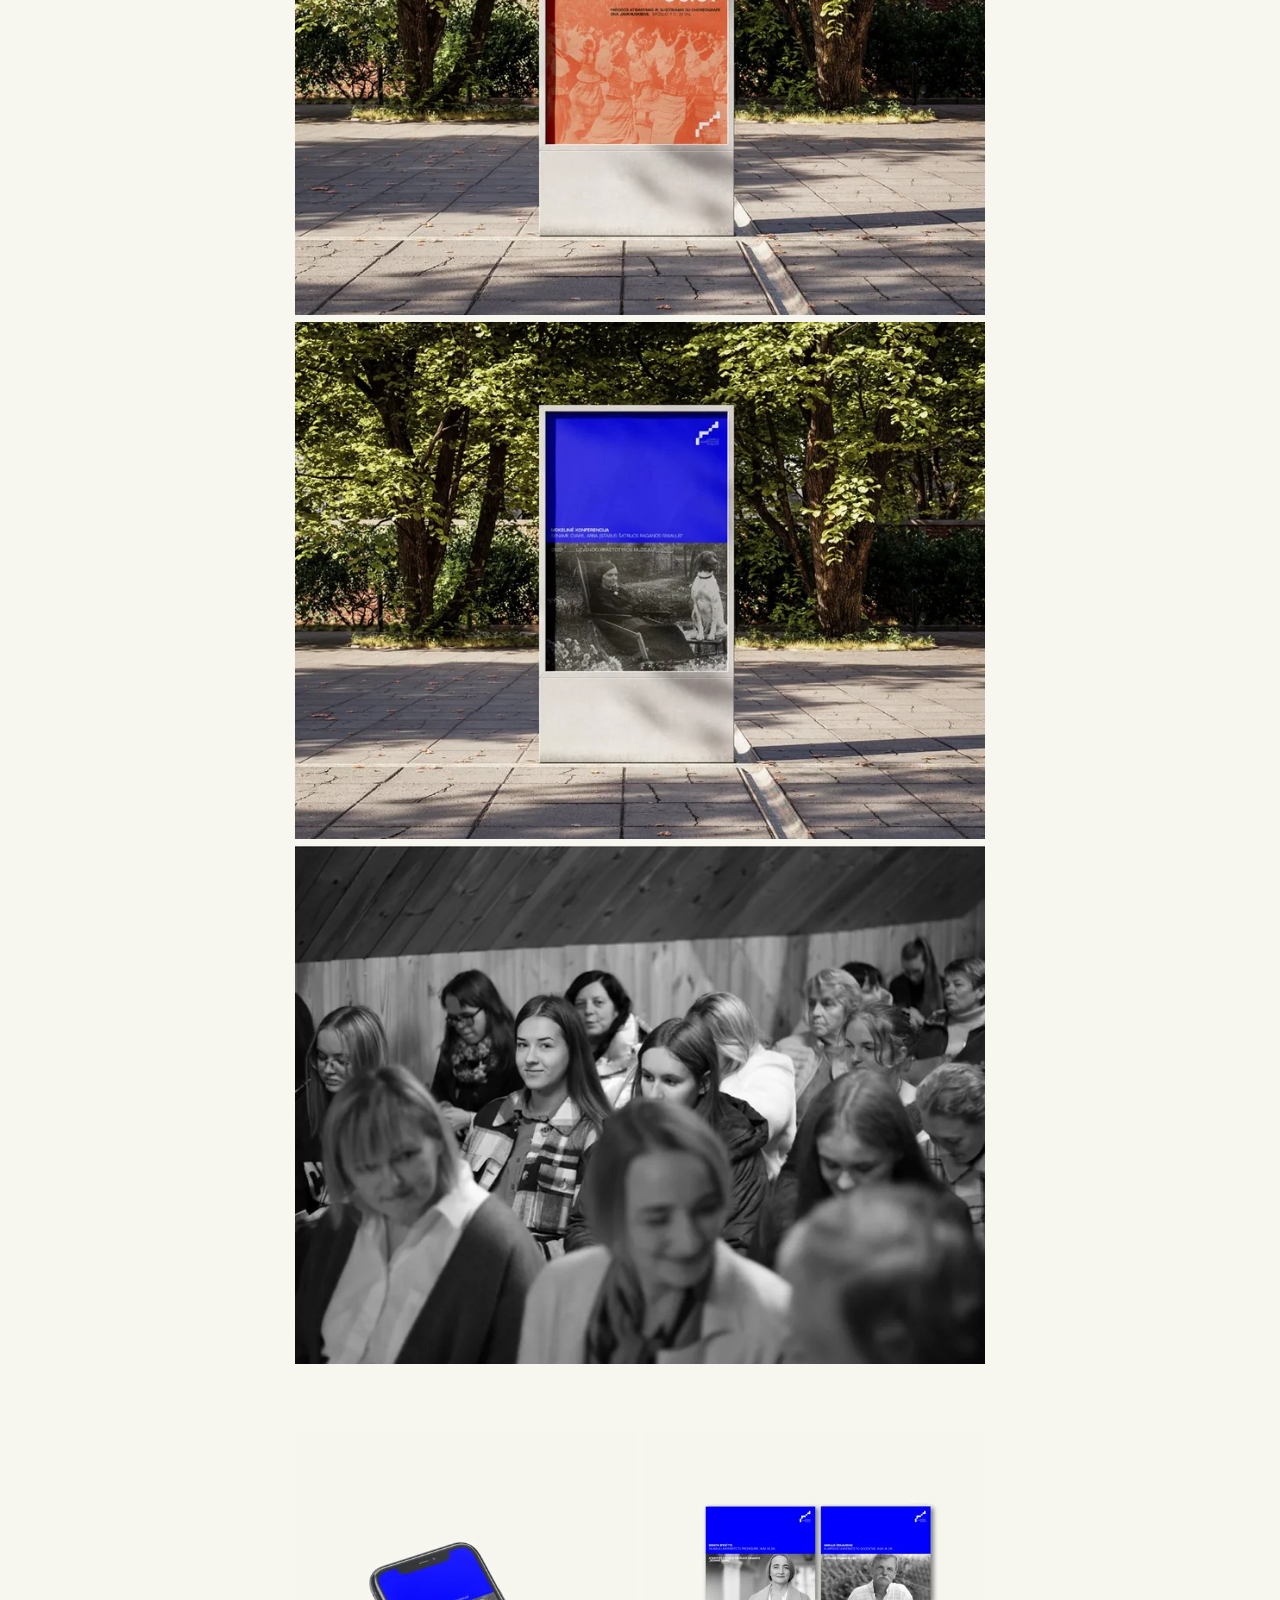
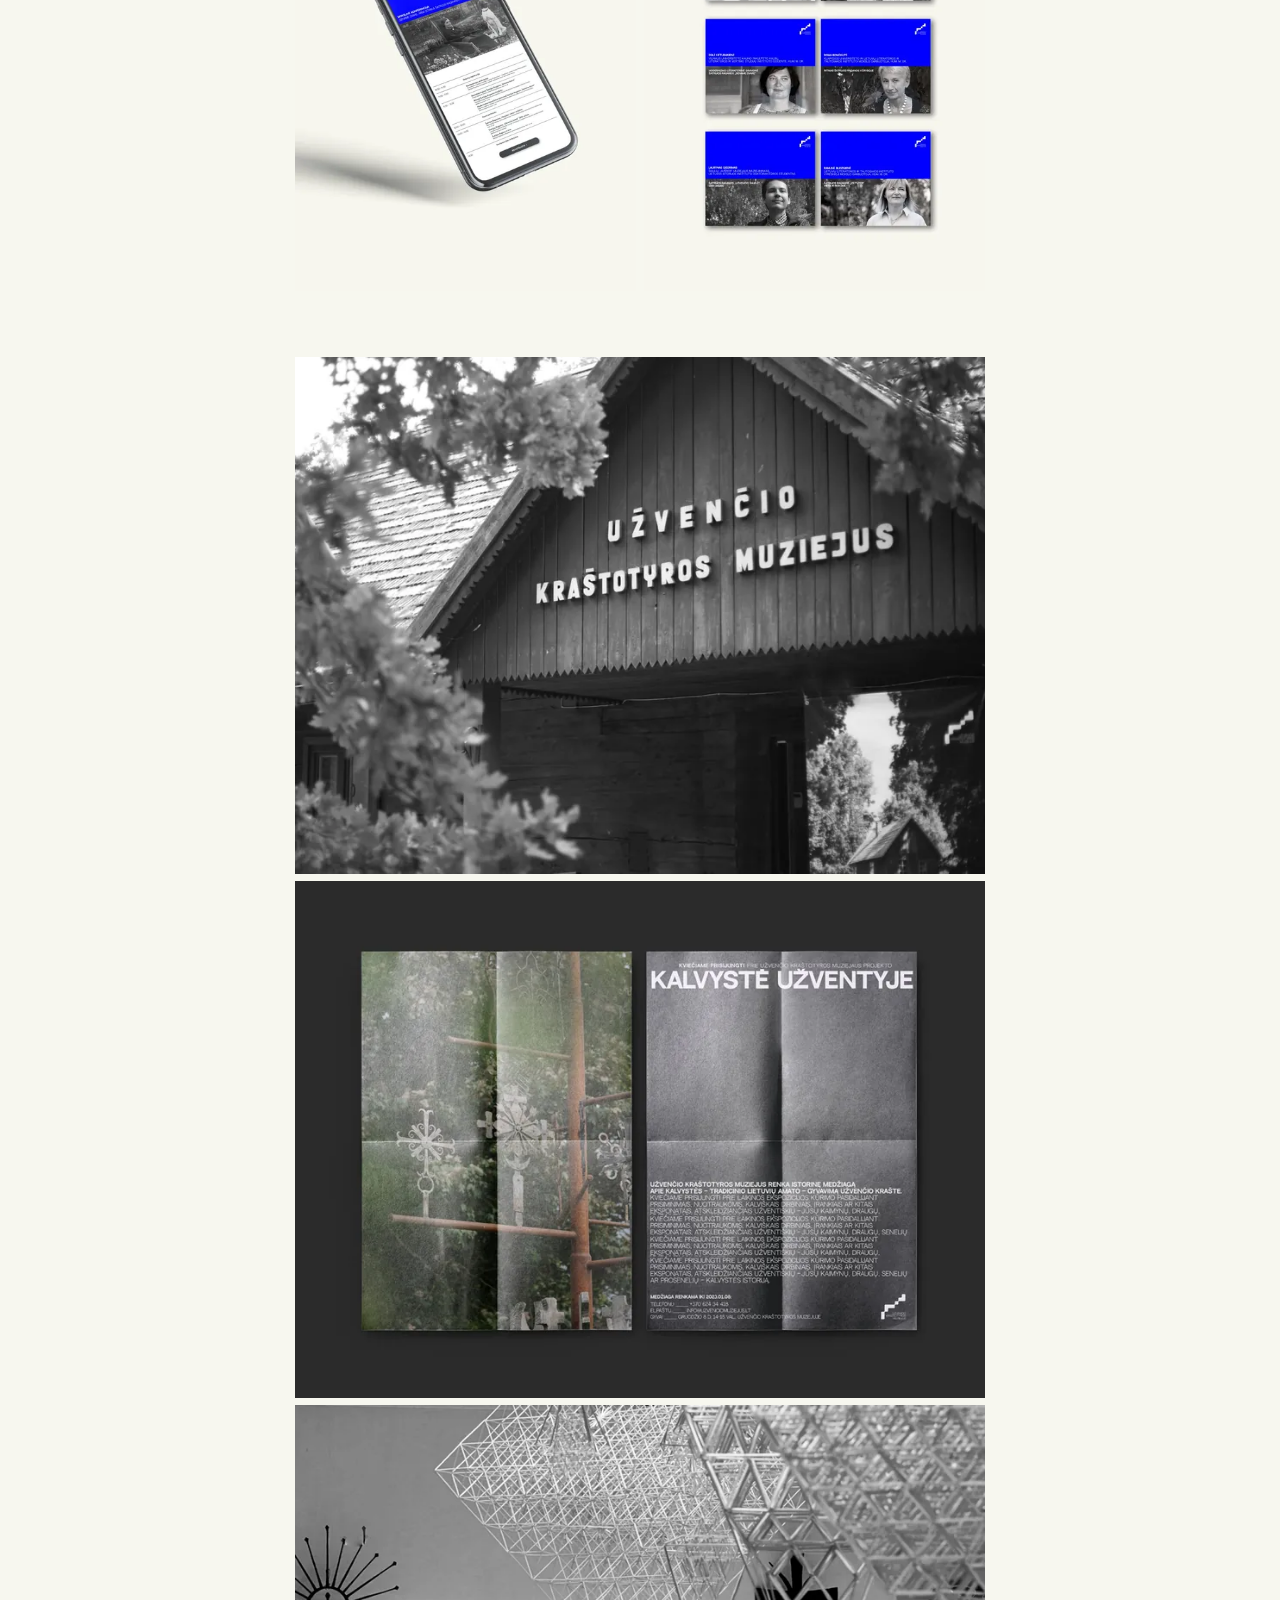
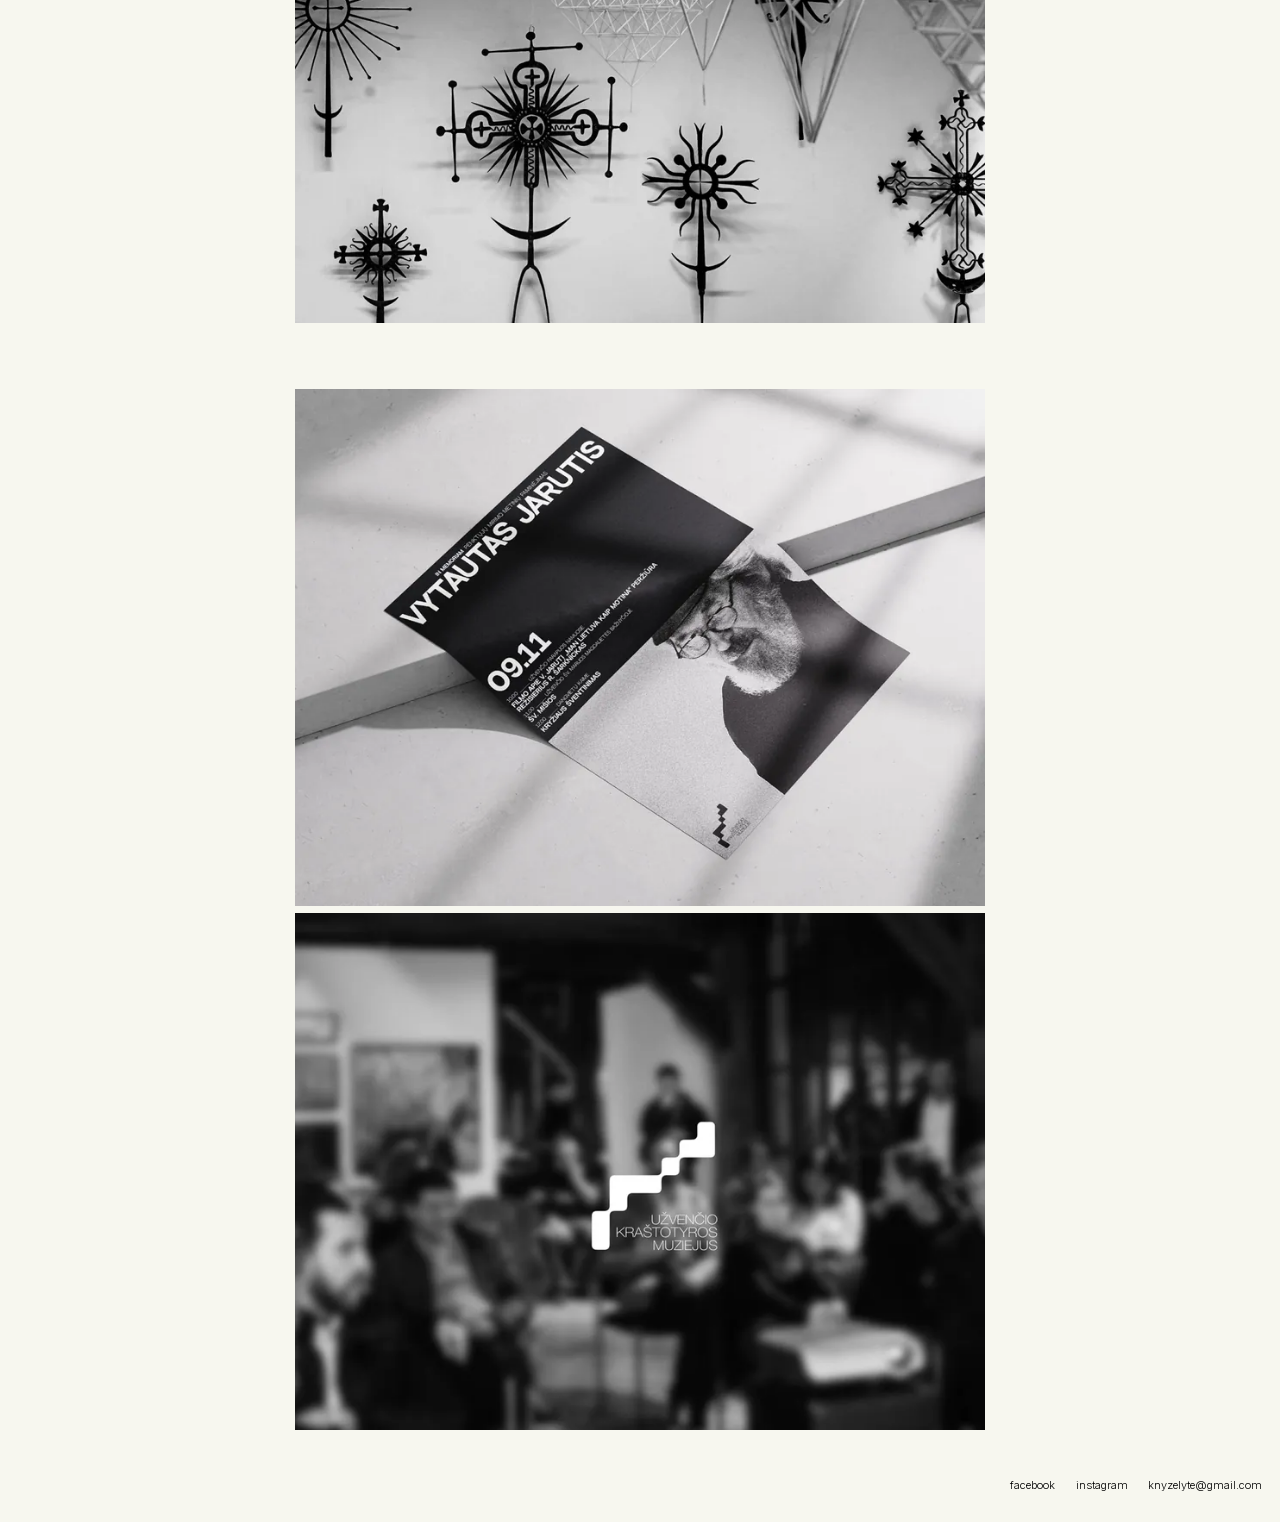
<file: project-5.html>
<!doctype html>
<html lang="lt">
<head>
  <meta charset="UTF-8" />
  <meta name="viewport" content="width=device-width, initial-scale=1" />
  <meta name="description" content="Užvenčio kraštotyros muziejus — Upė – šalia. Vizualinio identiteto projektas." />
  <meta name="theme-color" content="#f7f7ef" />
  <title>Ju Knyzel — Užvenčio kraštotyros muziejus</title>
  <link rel="icon" href="favicon.ico" sizes="32x32" />
  <link rel="icon" href="favicon.svg" type="image/svg+xml" />
  <link rel="apple-touch-icon" href="apple-touch-icon.png" />
  <link rel="preload" href="assets/fonts/inter-300-latin.woff2" as="font" type="font/woff2" crossorigin />
  <link rel="preload" href="assets/fonts/eb-garamond-400-latin.woff2" as="font" type="font/woff2" crossorigin />
  <link rel="stylesheet" href="css/style.css" />
</head>
<body class="project-page">

  <a class="skip-link" href="#main">Pereiti prie turinio</a>

  <header class="site-header proj-fixed-header">
    <nav class="site-nav" aria-label="Pagrindinė navigacija">
      <a class="logo" href="index.html">JU KNYZEL</a>
      <a class="menu-link" href="about.html">apie mane</a>
    </nav>
  </header>

  <main class="proj-main" id="main">
    <img class="proj-hero" src="assets/p5/hero.webp" srcset="assets/p5/hero-480.webp 480w, assets/p5/hero-800.webp 800w, assets/p5/hero.webp 1146w" sizes="(max-width: 900px) min(60vw, 20rem), min(19.9vw, 382px)" alt="Du žmonės žiūri žemyn nuo laiptų (nespalvota nuotrauka)" width="1146" height="859" fetchpriority="high" style="width:23.875rem; margin-top:16.719rem;" />

    <div class="proj-credit" style="margin-top:7.25rem;">
      <span class="proj-cat">kultūra</span>
      <h1 class="proj-heading">UŽVENČIO KRAŠTOTYROS MUZIEJUS Upė – šalia.</h1>
    </div>
    <div class="proj-bio" style="margin-top:4rem;">
        <p>Vaikštai miestelio gatvėmis. Pasuki viena kryptimi. Kita. Po kiek laiko Venta vėl šalia. Tarsi visą laiką tyliai lydėtų miestelio gyvenimą. Atsivertus senas fotografijas supranti, kad taip buvo visada. Keitėsi žmonės. Keitėsi namai. Keitėsi pats miestelis. Tačiau upė liko. Ji teka ne tik per kraštovaizdį. Ji teka ir per šio krašto atmintį.</p>
        <p>Todėl visa vizualinė kryptis gimė iš Ventos vagos. Ne kaip gamtos elemento, o kaip gijos tarp žmonių, vietos ir istorijų, perduodamų iš kartos į kartą. Logotipo ženklas, grafinės linijos ir visa identiteto sistema remiasi šia tėkme. Šiuolaikiška vizualinė kalba čia tampa ne kontrastu istorijai, o būdu ją pasakoti šiandien. Tekėjo. Teka. Tekės.</p>
    </div>

    <div class="proj-gallery">
      <div class="proj-row proj-row--full" style="margin-top:10rem;"><img src="assets/p5/g-00.webp" srcset="assets/p5/g-00-480.webp 480w, assets/p5/g-00-800.webp 800w, assets/p5/g-00-1280.webp 1280w, assets/p5/g-00.webp 2006w" sizes="(max-width: 900px) calc(100vw - 2.5rem), min(48vw, 920px)" alt="Kvadratinė iškaba su muziejaus ženklu ant betoninės sienos" width="2006" height="1505" /></div>
      <div class="proj-row proj-row--full" style="margin-top:0.5625rem;"><img src="assets/p5/g-01.webp" srcset="assets/p5/g-01-480.webp 480w, assets/p5/g-01-800.webp 800w, assets/p5/g-01-1280.webp 1280w, assets/p5/g-01.webp 2006w" sizes="(max-width: 900px) calc(100vw - 2.5rem), min(48vw, 920px)" alt="Senas medinis pastatas su stogo langeliu (nespalvota nuotrauka)" width="2006" height="1505" loading="lazy" decoding="async" /></div>
      <div class="proj-row proj-row--full" style="margin-top:0.5625rem;"><img src="assets/p5/g-02.webp" srcset="assets/p5/g-02-480.webp 480w, assets/p5/g-02-800.webp 800w, assets/p5/g-02-1280.webp 1280w, assets/p5/g-02.webp 2006w" sizes="(max-width: 900px) calc(100vw - 2.5rem), min(48vw, 920px)" alt="Žmogus su juodu maišeliu su laiptų formos ženklu" width="2006" height="1505" loading="lazy" decoding="async" /></div>
      <div class="proj-row proj-row--half" style="margin-top:5.5rem;"><img src="assets/p5/g-03.webp" srcset="assets/p5/g-03-480.webp 480w, assets/p5/g-03-800.webp 800w, assets/p5/g-03.webp 994w" sizes="(max-width: 900px) calc(100vw - 2.5rem), min(24vw, 455px)" alt="Plakatas „Užventis. Šokis“ su šokėjų ratelio nuotrauka" width="994" height="1343" loading="lazy" decoding="async" /><img src="assets/p5/g-04.webp" srcset="assets/p5/g-04-480.webp 480w, assets/p5/g-04-800.webp 800w, assets/p5/g-04.webp 994w" sizes="(max-width: 900px) calc(100vw - 2.5rem), min(24vw, 455px)" alt="Plakatas „Užventis. Šokis“ su žiūrovų nuotrauka" width="994" height="1343" loading="lazy" decoding="async" /></div>
      <div class="proj-row proj-row--full" style="margin-top:5.5rem;"><img src="assets/p5/g-05.webp" srcset="assets/p5/g-05-480.webp 480w, assets/p5/g-05-800.webp 800w, assets/p5/g-05-1280.webp 1280w, assets/p5/g-05.webp 2006w" sizes="(max-width: 900px) calc(100vw - 2.5rem), min(48vw, 920px)" alt="Oranžinis plakatas „Užventis. Šokis“ ant stovo parke" width="2006" height="1505" loading="lazy" decoding="async" /></div>
      <div class="proj-row proj-row--full" style="margin-top:0.5625rem;"><img src="assets/p5/g-06.webp" srcset="assets/p5/g-06-480.webp 480w, assets/p5/g-06-800.webp 800w, assets/p5/g-06-1280.webp 1280w, assets/p5/g-06.webp 2006w" sizes="(max-width: 900px) calc(100vw - 2.5rem), min(48vw, 920px)" alt="Mėlynas plakatas ant stovo parke" width="2006" height="1505" loading="lazy" decoding="async" /></div>
      <div class="proj-row proj-row--full" style="margin-top:0.5625rem;"><img src="assets/p5/g-07.webp" srcset="assets/p5/g-07-480.webp 480w, assets/p5/g-07-800.webp 800w, assets/p5/g-07-1280.webp 1280w, assets/p5/g-07.webp 2006w" sizes="(max-width: 900px) calc(100vw - 2.5rem), min(48vw, 920px)" alt="Muziejaus renginio dalyviai (nespalvota nuotrauka)" width="2006" height="1506" loading="lazy" decoding="async" /></div>
      <div class="proj-row proj-row--half" style="margin-top:5.5rem;"><img src="assets/p5/g-08.webp" srcset="assets/p5/g-08-480.webp 480w, assets/p5/g-08-800.webp 800w, assets/p5/g-08.webp 994w" sizes="(max-width: 900px) calc(100vw - 2.5rem), min(24vw, 455px)" alt="Telefone atidarytas muziejaus puslapis" width="994" height="1342" loading="lazy" decoding="async" /><img src="assets/p5/g-09.webp" srcset="assets/p5/g-09-480.webp 480w, assets/p5/g-09-800.webp 800w, assets/p5/g-09.webp 994w" sizes="(max-width: 900px) calc(100vw - 2.5rem), min(24vw, 455px)" alt="Mėlyni plakatai su žmonių portretais" width="994" height="1342" loading="lazy" decoding="async" /></div>
      <div class="proj-row proj-row--full" style="margin-top:5.5rem;"><img src="assets/p5/g-10.webp" srcset="assets/p5/g-10-480.webp 480w, assets/p5/g-10-800.webp 800w, assets/p5/g-10-1280.webp 1280w, assets/p5/g-10.webp 2006w" sizes="(max-width: 900px) calc(100vw - 2.5rem), min(48vw, 920px)" alt="Medinis muziejaus pastatas su užrašu „Užvenčio kraštotyros muziejus“" width="2006" height="1505" loading="lazy" decoding="async" /></div>
      <div class="proj-row proj-row--full" style="margin-top:0.5625rem;"><img src="assets/p5/g-11.webp" srcset="assets/p5/g-11-480.webp 480w, assets/p5/g-11-800.webp 800w, assets/p5/g-11-1280.webp 1280w, assets/p5/g-11.webp 2006w" sizes="(max-width: 900px) calc(100vw - 2.5rem), min(48vw, 920px)" alt="Plakatas „Kalvystė Užventyje“ šalia nuotraukos" width="2006" height="1505" loading="lazy" decoding="async" /></div>
      <div class="proj-row proj-row--full" style="margin-top:0.5625rem;"><img src="assets/p5/g-12.webp" srcset="assets/p5/g-12-480.webp 480w, assets/p5/g-12-800.webp 800w, assets/p5/g-12-1280.webp 1280w, assets/p5/g-12.webp 2006w" sizes="(max-width: 900px) calc(100vw - 2.5rem), min(48vw, 920px)" alt="Juodi kalti kryžiai ir geometrinė konstrukcija ant šviesios sienos (nespalvota nuotrauka)" width="2006" height="1505" loading="lazy" decoding="async" /></div>
      <div class="proj-row proj-row--full" style="margin-top:5.5rem;"><img src="assets/p5/g-13.webp" srcset="assets/p5/g-13-480.webp 480w, assets/p5/g-13-800.webp 800w, assets/p5/g-13-1280.webp 1280w, assets/p5/g-13.webp 2006w" sizes="(max-width: 900px) calc(100vw - 2.5rem), min(48vw, 920px)" alt="Plakatas „Vytautas Jarutis 09.11“ ant šviesaus paviršiaus" width="2006" height="1505" loading="lazy" decoding="async" /></div>
      <div class="proj-row proj-row--full" style="margin-top:0.5625rem;"><img src="assets/p5/g-14.webp" srcset="assets/p5/g-14-480.webp 480w, assets/p5/g-14-800.webp 800w, assets/p5/g-14-1280.webp 1280w, assets/p5/g-14.webp 2006w" sizes="(max-width: 900px) calc(100vw - 2.5rem), min(48vw, 920px)" alt="Išblukęs renginio vaizdas su muziejaus ženklu (nespalvota nuotrauka)" width="2006" height="1505" loading="lazy" decoding="async" /></div>
    </div>
  </main>

  <footer class="site-footer proj-footer">
    <a href="https://www.facebook.com/knyzelyte" target="_blank" rel="noopener noreferrer">facebook<span class="visually-hidden"> (atsidaro naujame lange)</span></a>
    <a href="https://www.instagram.com/ju_knyzel/" target="_blank" rel="noopener noreferrer">instagram<span class="visually-hidden"> (atsidaro naujame lange)</span></a>
    <a class="js-email" data-e="moc.liamg@etylezynk">el. paštas (reikalingas JavaScript)</a>
  </footer>

  <script src="js/email.js" defer></script>
</body>
</html>
</file>
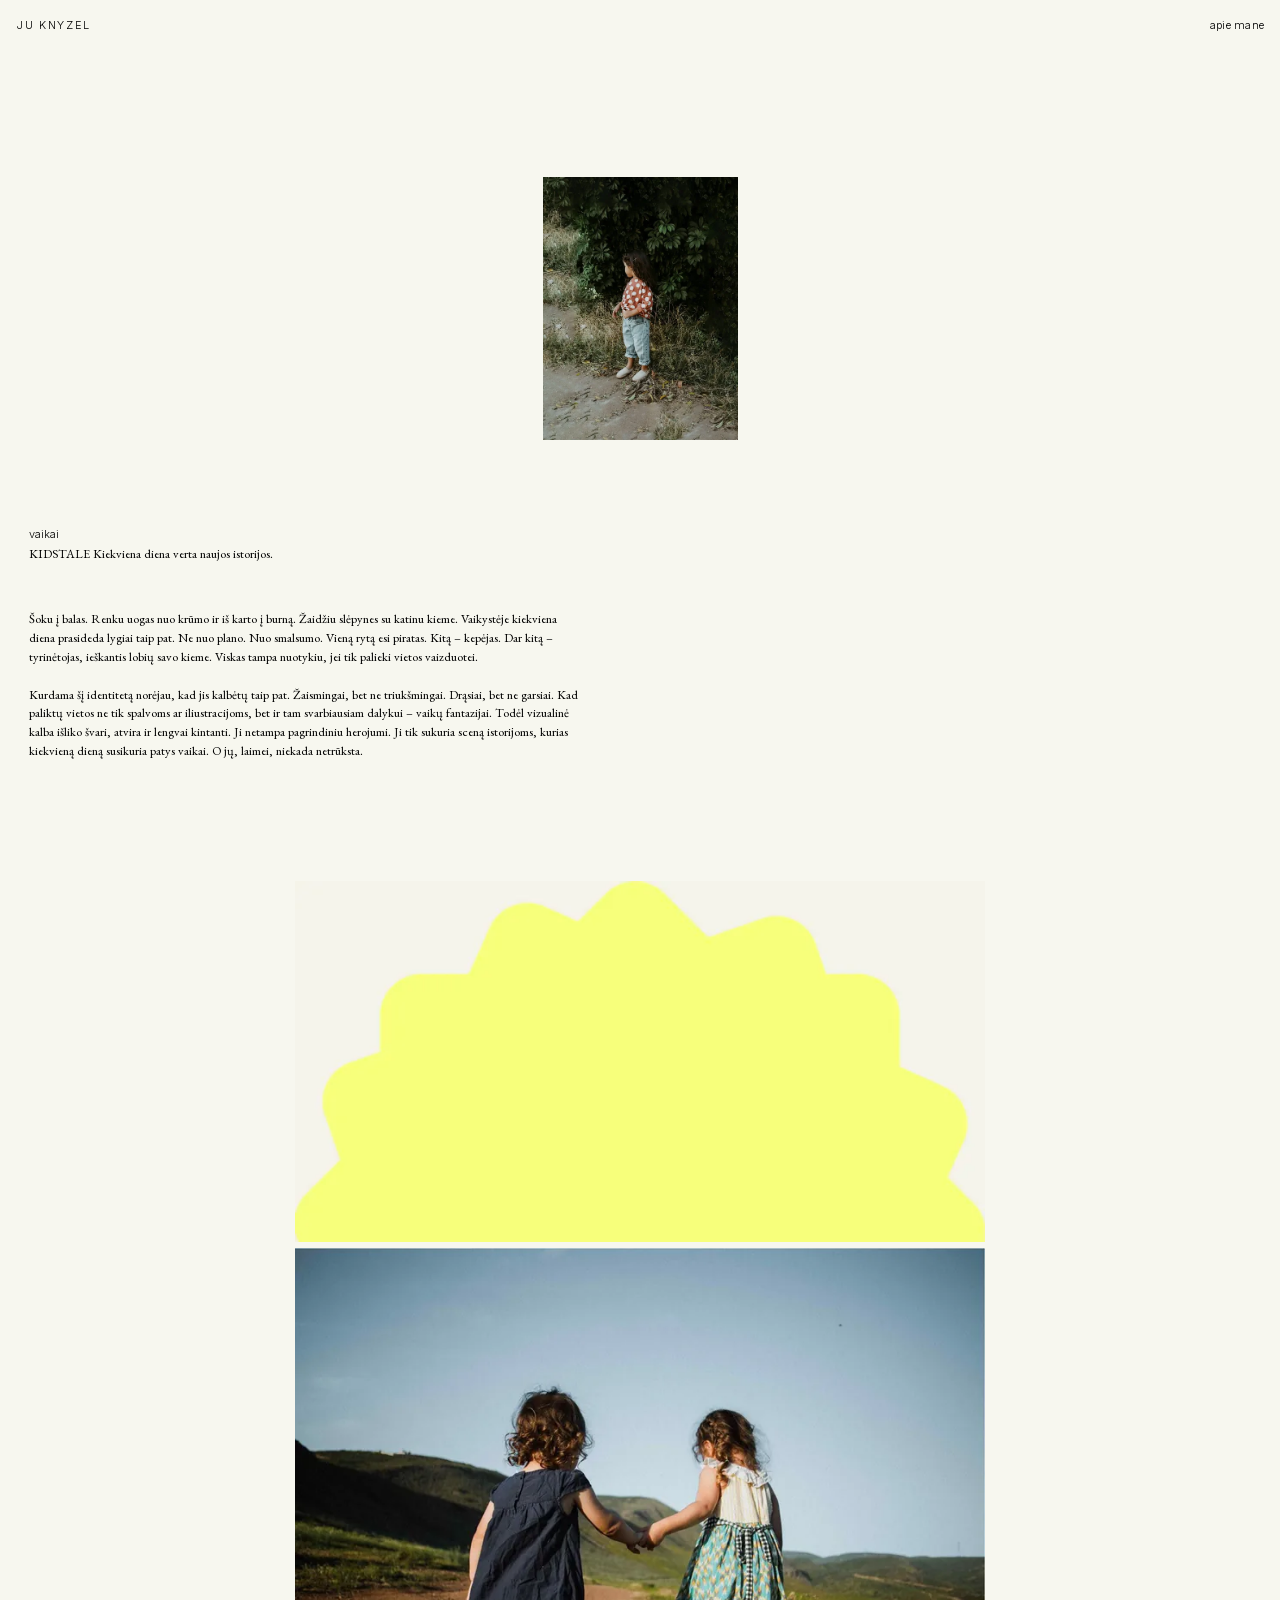
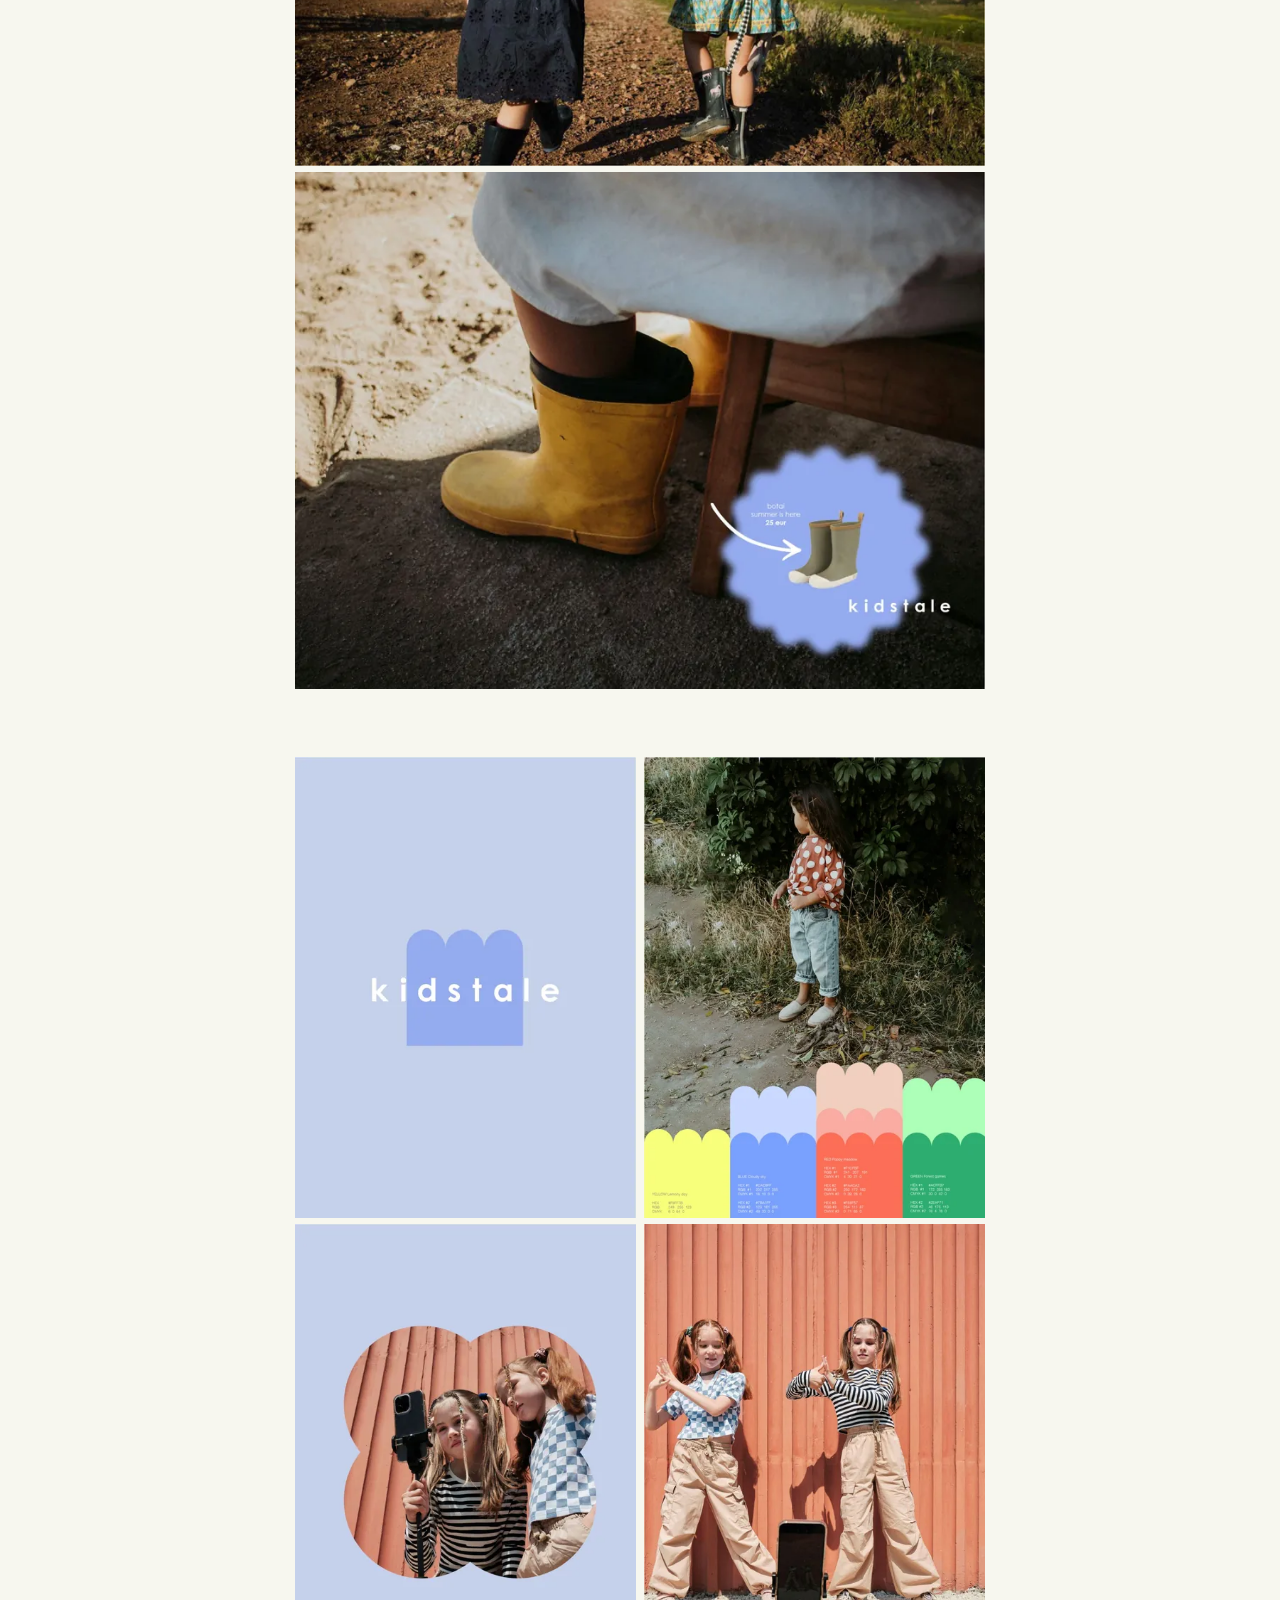
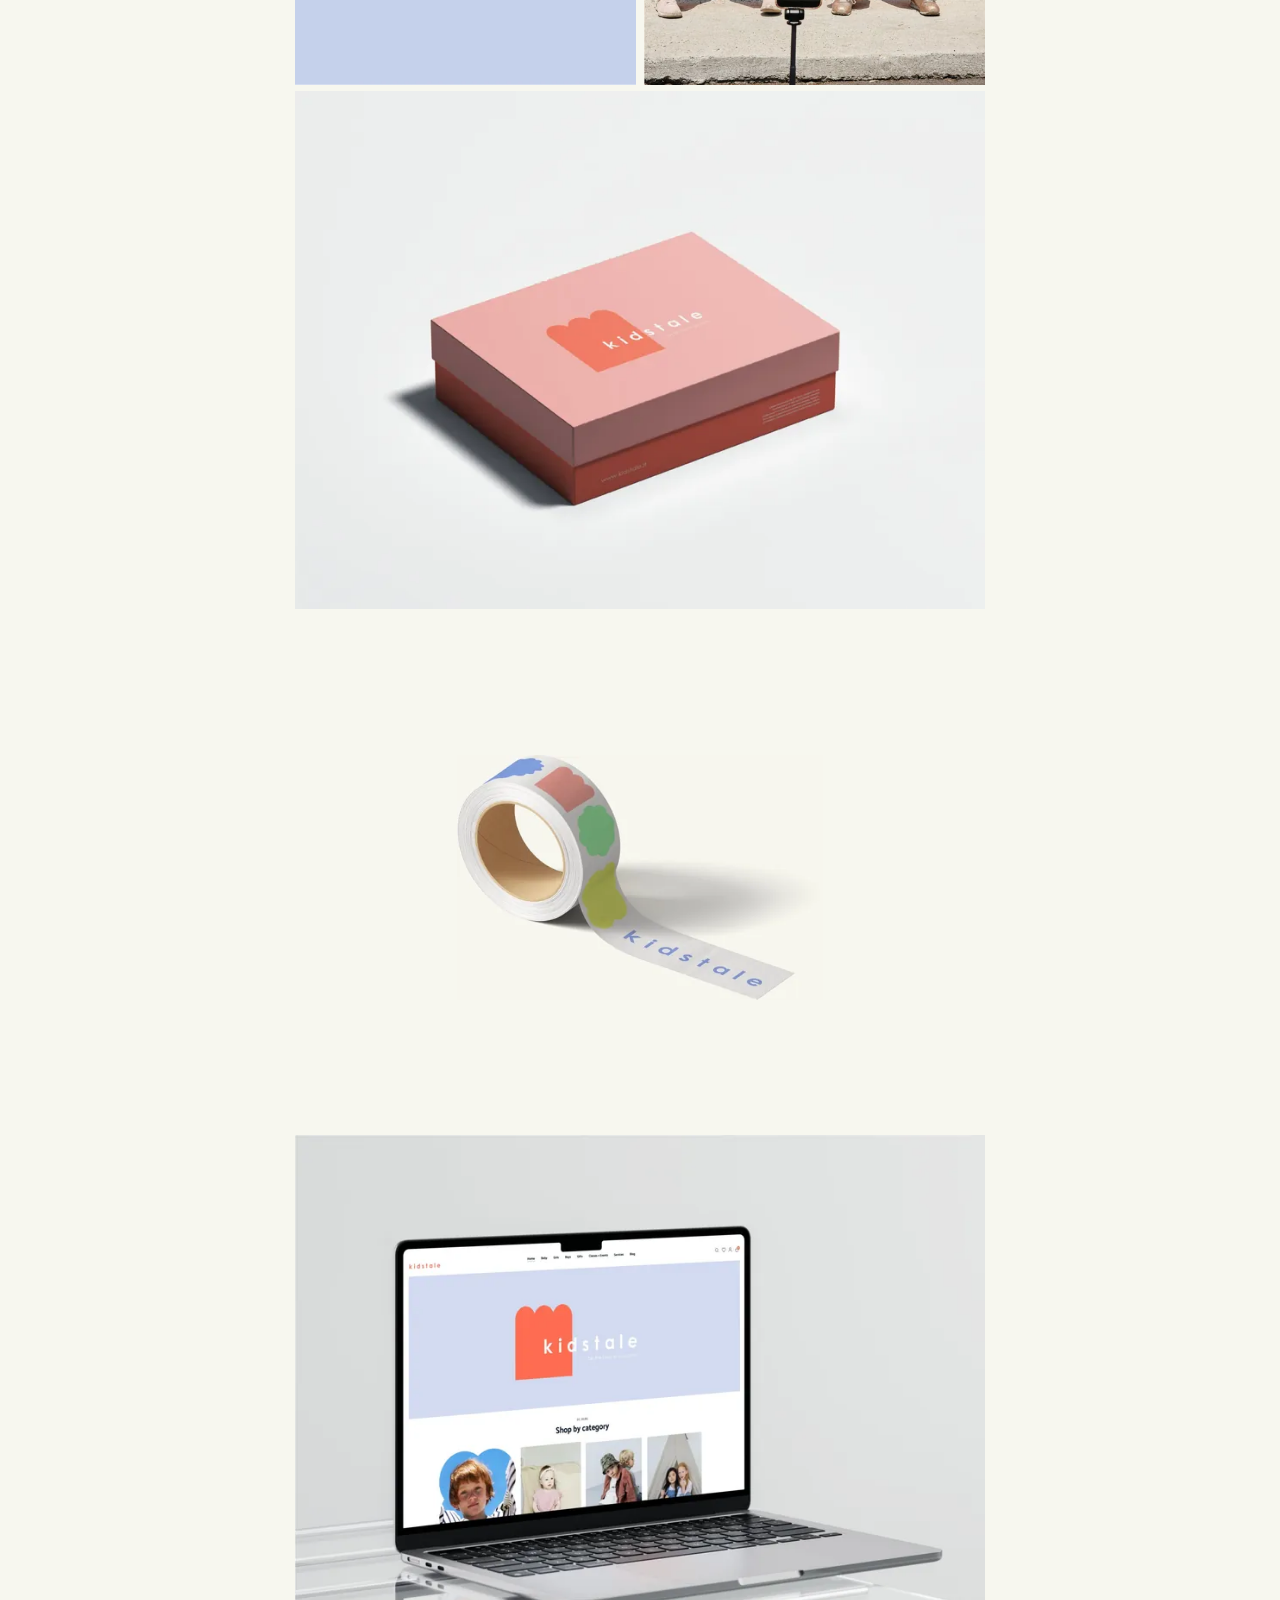
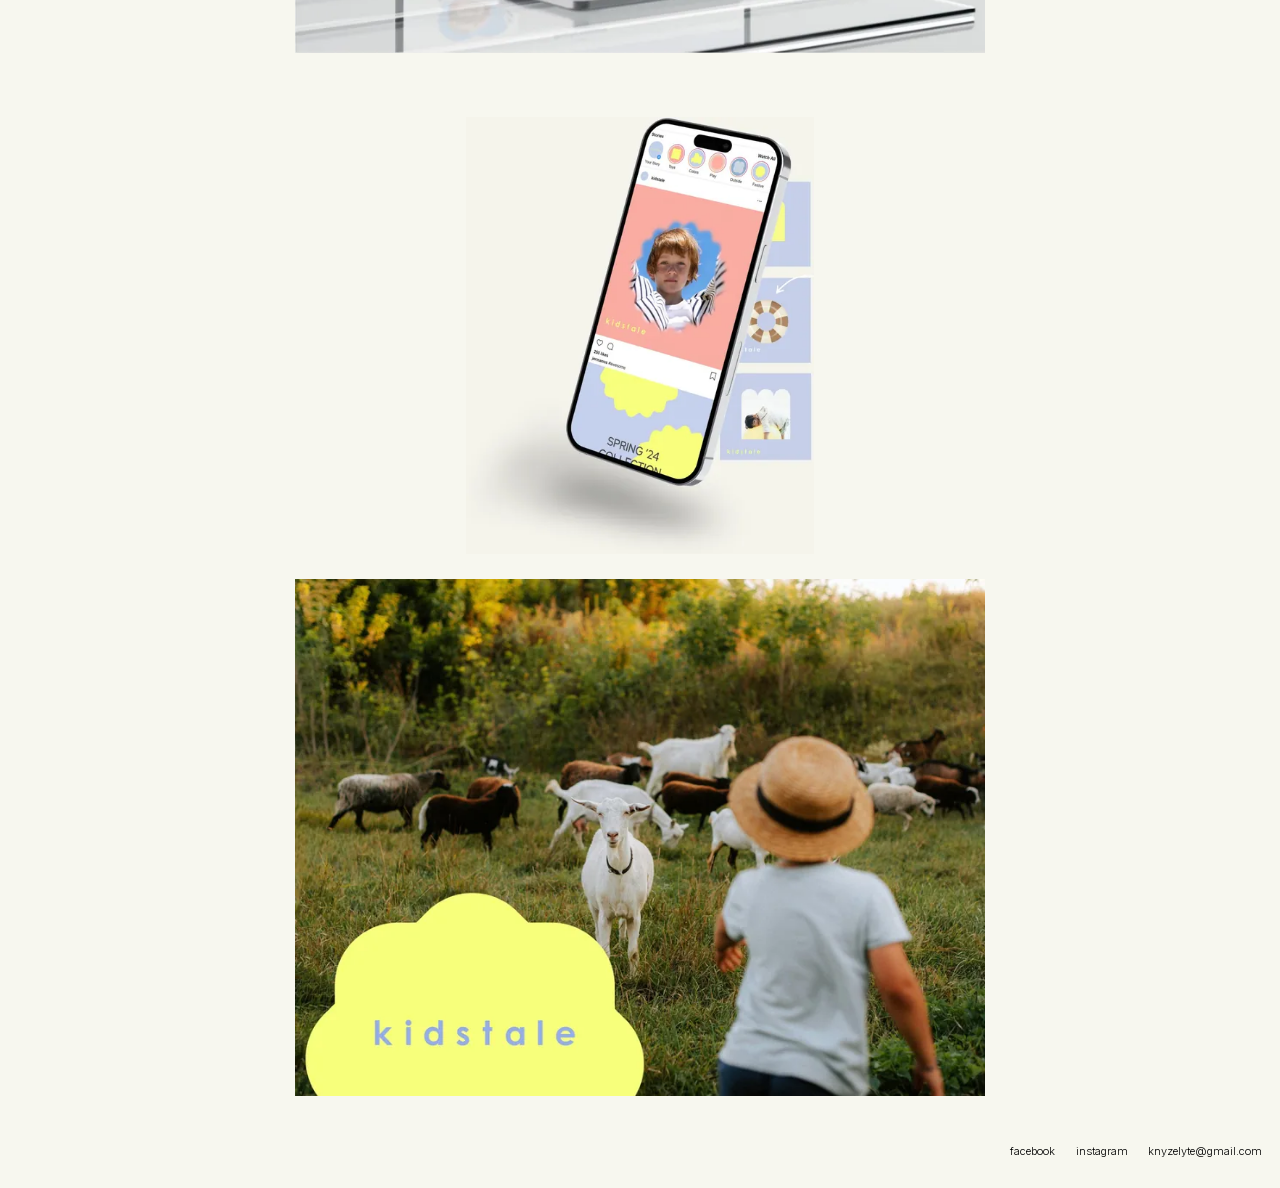
<file: project-6.html>
<!doctype html>
<html lang="lt">
<head>
  <meta charset="UTF-8" />
  <meta name="viewport" content="width=device-width, initial-scale=1" />
  <meta name="description" content="Kidstale — Kiekviena diena verta naujos istorijos. Vizualinio identiteto projektas." />
  <meta name="theme-color" content="#f7f7ef" />
  <title>Ju Knyzel — Kidstale</title>
  <link rel="icon" href="favicon.ico" sizes="32x32" />
  <link rel="icon" href="favicon.svg" type="image/svg+xml" />
  <link rel="apple-touch-icon" href="apple-touch-icon.png" />
  <link rel="preload" href="assets/fonts/inter-300-latin.woff2" as="font" type="font/woff2" crossorigin />
  <link rel="preload" href="assets/fonts/eb-garamond-400-latin.woff2" as="font" type="font/woff2" crossorigin />
  <link rel="stylesheet" href="css/style.css" />
</head>
<body class="project-page">

  <a class="skip-link" href="#main">Pereiti prie turinio</a>

  <header class="site-header proj-fixed-header">
    <nav class="site-nav" aria-label="Pagrindinė navigacija">
      <a class="logo" href="index.html">JU KNYZEL</a>
      <a class="menu-link" href="about.html">apie mane</a>
    </nav>
  </header>

  <main class="proj-main" id="main">
    <img class="proj-hero" src="assets/p6/hero.webp" srcset="assets/p6/hero-480.webp 480w, assets/p6/hero.webp 780w" sizes="(max-width: 900px) min(60vw, 20rem), min(13.6vw, 260px)" alt="Vaikas stovi prie krūmų ir žiūri į šoną" width="780" height="1052" fetchpriority="high" style="width:16.25rem; margin-top:14.75rem;" />

    <div class="proj-credit" style="margin-top:7.25rem;">
      <span class="proj-cat">vaikai</span>
      <h1 class="proj-heading">KIDSTALE Kiekviena diena verta naujos istorijos.</h1>
    </div>
    <div class="proj-bio" style="margin-top:4rem;">
        <p>Šoku į balas. Renku uogas nuo krūmo ir iš karto į burną. Žaidžiu slėpynes su katinu kieme. Vaikystėje kiekviena diena prasideda lygiai taip pat. Ne nuo plano. Nuo smalsumo. Vieną rytą esi piratas. Kitą – kepėjas. Dar kitą – tyrinėtojas, ieškantis lobių savo kieme. Viskas tampa nuotykiu, jei tik palieki vietos vaizduotei.</p>
        <p>Kurdama šį identitetą norėjau, kad jis kalbėtų taip pat. Žaismingai, bet ne triukšmingai. Drąsiai, bet ne garsiai. Kad paliktų vietos ne tik spalvoms ar iliustracijoms, bet ir tam svarbiausiam dalykui – vaikų fantazijai. Todėl vizualinė kalba išliko švari, atvira ir lengvai kintanti. Ji netampa pagrindiniu herojumi. Ji tik sukuria sceną istorijoms, kurias kiekvieną dieną susikuria patys vaikai. O jų, laimei, niekada netrūksta.</p>
    </div>

    <div class="proj-gallery">
      <div class="proj-row proj-row--full" style="margin-top:10rem;"><img src="assets/p6/g-00.webp" srcset="assets/p6/g-00-480.webp 480w, assets/p6/g-00-800.webp 800w, assets/p6/g-00-1280.webp 1280w, assets/p6/g-00.webp 1830w" sizes="(max-width: 900px) calc(100vw - 2.5rem), min(48vw, 920px)" alt="Geltona banguota forma" width="1830" height="956" /></div>
      <div class="proj-row proj-row--full" style="margin-top:0.5rem;"><img src="assets/p6/g-01.webp" srcset="assets/p6/g-01-480.webp 480w, assets/p6/g-01-800.webp 800w, assets/p6/g-01-1280.webp 1280w, assets/p6/g-01.webp 1830w" sizes="(max-width: 900px) calc(100vw - 2.5rem), min(48vw, 920px)" alt="Dvi mergaitės eina žvyro taku susikibusios už rankų" width="1830" height="1374" loading="lazy" decoding="async" /></div>
      <div class="proj-row proj-row--full" style="margin-top:0.5rem;"><img src="assets/p6/g-02.webp" srcset="assets/p6/g-02-480.webp 480w, assets/p6/g-02-800.webp 800w, assets/p6/g-02-1280.webp 1280w, assets/p6/g-02.webp 1830w" sizes="(max-width: 900px) calc(100vw - 2.5rem), min(48vw, 920px)" alt="Vaiko kojos geltonais guminiais batais; apačioje – mėlynas Kidstale ženklelis su batų pasiūlymu" width="1830" height="1372" loading="lazy" decoding="async" /></div>
      <div class="proj-row proj-row--half" style="margin-top:5.625rem;"><img src="assets/p6/g-03.webp" srcset="assets/p6/g-03-480.webp 480w, assets/p6/g-03.webp 910w" sizes="(max-width: 900px) calc(100vw - 2.5rem), min(24vw, 455px)" alt="Mėlynas fonas su Kidstale logotipu" width="910" height="1228" loading="lazy" decoding="async" /><img src="assets/p6/g-04.webp" srcset="assets/p6/g-04-480.webp 480w, assets/p6/g-04.webp 910w" sizes="(max-width: 900px) calc(100vw - 2.5rem), min(24vw, 455px)" alt="Vaikas prie krūmų ir spalvota Kidstale juostelė" width="910" height="1228" loading="lazy" decoding="async" /></div>
      <div class="proj-row proj-row--half" style="margin-top:0.5rem;"><img src="assets/p6/g-05.webp" srcset="assets/p6/g-05-480.webp 480w, assets/p6/g-05.webp 910w" sizes="(max-width: 900px) calc(100vw - 2.5rem), min(24vw, 455px)" alt="Dvi mergaitės telefono kadro formoje ant mėlyno fono" width="910" height="1230" loading="lazy" decoding="async" /><img src="assets/p6/g-06.webp" srcset="assets/p6/g-06-480.webp 480w, assets/p6/g-06.webp 910w" sizes="(max-width: 900px) calc(100vw - 2.5rem), min(24vw, 455px)" alt="Dvi mergaitės šoka prie oranžinės sienos, priešais – telefonas ant stovo" width="910" height="1226" loading="lazy" decoding="async" /></div>
      <div class="proj-row proj-row--full" style="margin-top:0.5rem;"><img src="assets/p6/g-07.webp" srcset="assets/p6/g-07-480.webp 480w, assets/p6/g-07-800.webp 800w, assets/p6/g-07-1280.webp 1280w, assets/p6/g-07.webp 1830w" sizes="(max-width: 900px) calc(100vw - 2.5rem), min(48vw, 920px)" alt="Rožinė Kidstale dėžė" width="1830" height="1372" loading="lazy" decoding="async" /></div>
      <div class="proj-row proj-row--centered" style="margin-top:12.188rem; width:30.5rem;"><img src="assets/p6/g-08.webp" srcset="assets/p6/g-08-480.webp 480w, assets/p6/g-08-800.webp 800w, assets/p6/g-08.webp 976w" sizes="(max-width: 900px) min(100vw - 2.5rem, 20rem), min(25.4vw, 488px)" alt="Lipni juosta su Kidstale ženklais" width="976" height="654" loading="lazy" decoding="async" /></div>
      <div class="proj-row proj-row--full" style="margin-top:11.188rem;"><img src="assets/p6/g-09.webp" srcset="assets/p6/g-09-480.webp 480w, assets/p6/g-09-800.webp 800w, assets/p6/g-09-1280.webp 1280w, assets/p6/g-09.webp 1830w" sizes="(max-width: 900px) calc(100vw - 2.5rem), min(48vw, 920px)" alt="Nešiojamasis kompiuteris su Kidstale parduotuve" width="1830" height="1374" loading="lazy" decoding="async" /></div>
      <div class="proj-row proj-row--centered" style="margin-top:5.312rem; width:29.062rem;"><img src="assets/p6/g-10.webp" srcset="assets/p6/g-10-480.webp 480w, assets/p6/g-10.webp 930w" sizes="(max-width: 900px) min(100vw - 2.5rem, 20rem), min(24.2vw, 465px)" alt="Telefonas su Kidstale socialinių tinklų puslapiu" width="930" height="1166" loading="lazy" decoding="async" /></div>
      <div class="proj-row proj-row--full" style="margin-top:2.062rem;"><img src="assets/p6/g-11.webp" srcset="assets/p6/g-11-480.webp 480w, assets/p6/g-11-800.webp 800w, assets/p6/g-11-1280.webp 1280w, assets/p6/g-11.webp 2000w" sizes="(max-width: 900px) calc(100vw - 2.5rem), min(48vw, 920px)" alt="Berniukas su šiaudine skrybėle eina link ožkų ir avių; kairėje – geltonas Kidstale ženklas" width="2000" height="1500" loading="lazy" decoding="async" /></div>
    </div>
  </main>

  <footer class="site-footer proj-footer">
    <a href="https://www.facebook.com/knyzelyte" target="_blank" rel="noopener noreferrer">facebook<span class="visually-hidden"> (atsidaro naujame lange)</span></a>
    <a href="https://www.instagram.com/ju_knyzel/" target="_blank" rel="noopener noreferrer">instagram<span class="visually-hidden"> (atsidaro naujame lange)</span></a>
    <a class="js-email" data-e="moc.liamg@etylezynk">el. paštas (reikalingas JavaScript)</a>
  </footer>

  <script src="js/email.js" defer></script>
</body>
</html>
</file>
<file: css/style.css>
/* ===== Fonts (free stand-ins for Neue Haas Unica Pro / Adobe Jenson Pro) =====
   Self-hosted (no third-party requests): Inter 300 and EB Garamond 400, Latin +
   Latin-Extended (which covers the Lithuanian letters). Both are SIL OFL fonts.
   When the real fonts arrive: replace the files in assets/fonts/, edit the
   @font-face blocks below, and keep the --font-sans / --font-serif variables. */

@font-face {
  font-family: 'EB Garamond';
  font-style: normal;
  font-weight: 400;
  font-display: swap;
  src: url('../assets/fonts/eb-garamond-400-latin-ext.woff2') format('woff2');
  unicode-range: U+0100-02BA, U+02BD-02C5, U+02C7-02CC, U+02CE-02D7, U+02DD-02FF, U+0304, U+0308, U+0329, U+1D00-1DBF, U+1E00-1E9F, U+1EF2-1EFF, U+2020, U+20A0-20AB, U+20AD-20C4, U+2113, U+2C60-2C7F, U+A720-A7FF;
}

@font-face {
  font-family: 'EB Garamond';
  font-style: normal;
  font-weight: 400;
  font-display: swap;
  src: url('../assets/fonts/eb-garamond-400-latin.woff2') format('woff2');
  unicode-range: U+0000-00FF, U+0131, U+0152-0153, U+02BB-02BC, U+02C6, U+02DA, U+02DC, U+0304, U+0308, U+0329, U+2000-206F, U+20AC, U+2122, U+2191, U+2193, U+2212, U+2215, U+FEFF, U+FFFD;
}

@font-face {
  font-family: 'Inter';
  font-style: normal;
  font-weight: 300;
  font-display: swap;
  src: url('../assets/fonts/inter-300-latin-ext.woff2') format('woff2');
  unicode-range: U+0100-02BA, U+02BD-02C5, U+02C7-02CC, U+02CE-02D7, U+02DD-02FF, U+0304, U+0308, U+0329, U+1D00-1DBF, U+1E00-1E9F, U+1EF2-1EFF, U+2020, U+20A0-20AB, U+20AD-20C4, U+2113, U+2C60-2C7F, U+A720-A7FF;
}

@font-face {
  font-family: 'Inter';
  font-style: normal;
  font-weight: 300;
  font-display: swap;
  src: url('../assets/fonts/inter-300-latin.woff2') format('woff2');
  unicode-range: U+0000-00FF, U+0131, U+0152-0153, U+02BB-02BC, U+02C6, U+02DA, U+02DC, U+0304, U+0308, U+0329, U+2000-206F, U+20AC, U+2122, U+2191, U+2193, U+2212, U+2215, U+FEFF, U+FFFD;
}

:root {
  --font-sans: 'Inter', 'Helvetica Neue', Arial, sans-serif;
  --font-serif: 'EB Garamond', 'Times New Roman', serif;

  --color-bg: #f7f7ef;
  --color-text: #000000;

  /* Type sizes. The layout scales fluidly with the window (1rem = 16px at the
     1920px design width), so on smaller screens the text would shrink with it;
     the floors keep it legible. Above ~1500px wide the rem value always wins,
     so the 1920 design is untouched. */
  --fs-sans: max(0.875rem, 11px);   /* labels, nav, footer — 14px in the design */
  --fs-serif: max(1.05rem, 12.5px); /* captions, headings, body copy — 16.8px */
}

* {
  box-sizing: border-box;
}

html {
  background: var(--color-bg);
  /* Fluid scaling: 1rem tracks the 1920px reference design down to 1024px,
     then holds steady so the mobile layout below gets normal-sized type. */
  font-size: clamp(12px, calc(100vw / 120), 16px);
}

/* Home & about are a fixed 1920x1080 canvas with no scroll of their own —
   scale by whichever of width/height is tighter so the whole canvas
   (footer included) always fits inside one viewport, no scrolling needed.
   No lower floor here (unlike the default clamp above): a short viewport
   must be able to shrink past 12px to still avoid a scrollbar.
   Scoped to min-width so it never fights the mobile font-size reset below
   (a bare `html` selector there would lose to this on specificity alone). */
@media (min-width: 901px) {
  html.canvas-page {
    font-size: min(calc(100vw / 120), calc(100vh / 67.5), 16px);
  }
}

body {
  margin: 0;
  background: var(--color-bg);
  color: var(--color-text);
  font-family: var(--font-sans);
  font-weight: 300;
  -webkit-font-smoothing: antialiased;
}

a {
  color: inherit;
  text-decoration: none;
}

img {
  display: block;
  max-width: 100%;
}

.visually-hidden {
  position: absolute;
  width: 1px;
  height: 1px;
  overflow: hidden;
  clip: rect(0 0 0 0);
  white-space: nowrap;
}

/* Keyboard users: first Tab reveals a link past the header to the content. */
.skip-link {
  position: absolute;
  left: 0.5rem;
  top: -4rem;
  z-index: 100;
  padding: 0.6rem 0.9rem;
  background: var(--color-text);
  color: var(--color-bg);
  font-size: 0.875rem;
  font-weight: 300;
}

.skip-link:focus {
  top: 0.5rem;
}

/* ===== Shared page shell ===== */

.page {
  position: relative;
  width: 100%;
  min-height: 100vh;
}

/* On the canvas pages, center the (now viewport-fitted) canvas so any
   leftover space from an off-aspect-ratio viewport (width-bound, e.g. a
   1920x1200 window) collects below the canvas instead of pushing it down —
   pinning the top edge is what keeps the header aligned with the project
   pages, whose fixed header always sits at true top:0. */
html.canvas-page .page {
  display: flex;
  flex-direction: column;
  align-items: center;
  justify-content: flex-start;
}

@media (max-width: 900px) {
  html.canvas-page .page {
    display: block;
  }
}

/* Desktop canvas: absolutely-positioned replica of the 1920x1080 design,
   scaled fluidly via the root font-size (rem) trick above. */
.canvas {
  position: relative;
  width: 100%;
  max-width: 120rem; /* 1920px at 16px root */
  margin: 0 auto;
  height: 67.5rem; /* 1080px */
}

/* ===== Header ===== */

.site-header {
  position: absolute;
  top: 1.68rem; /* 27px */
  left: 1.5rem; /* 24px */
  right: 1.5rem;
  display: flex;
  align-items: baseline;
  justify-content: space-between;
}

.site-nav {
  display: flex;
  flex: 1;
  align-items: baseline;
  justify-content: space-between;
}

.logo {
  font-size: var(--fs-sans);
  font-weight: 300;
  letter-spacing: 0.15em;
  white-space: nowrap;
}

.menu-link {
  font-size: var(--fs-sans);
  font-weight: 300;
  letter-spacing: 0.02em;
  white-space: nowrap;
}

/* ===== Footer ===== */

.site-footer {
  position: absolute;
  bottom: 1.05rem; /* ~16.5px from 1063.5 baseline */
  right: 1.5rem;
  display: flex;
  gap: 1.9rem; /* ~30px */
  font-size: var(--fs-sans);
  font-weight: 300;
}

/* ===== Home: project grid ===== */

.project-grid {
  position: absolute;
  left: 1.5rem;
  right: 1.5rem;
  bottom: 26.69rem; /* aligns image bottoms at y=653px -> (1080-653)/16 */
  height: 20rem; /* tallest image, 320px */
  display: flex;
  align-items: flex-end;
}

.project {
  display: block;
  margin: 0;
}

.project-link {
  display: block; /* a real box, so keyboard focus is visible (display:contents has none) */
  width: 100%;
  height: 100%;
}

.project-link:hover img {
  opacity: 0.92;
}

.project-link:focus-visible {
  outline: 1px solid currentColor;
  outline-offset: 0.4rem;
}

.project img {
  display: block;
  width: 100%;
  height: 100%;
  object-fit: cover;
  transition: opacity 0.2s ease;
}

.project figcaption {
  margin-top: 1.25rem; /* ~20px, gap between image bottom (653) and label (674.8) */
  line-height: 1.35;
}

.project .cat {
  display: block;
  font-family: var(--font-sans);
  font-weight: 300;
  font-size: var(--fs-sans);
  letter-spacing: 0.01em;
}

.project .title {
  display: block;
  font-family: var(--font-serif);
  font-style: normal;
  font-size: var(--fs-serif); /* serif runs a size above the sans labels to read at the same weight */
}

/* Per-thumbnail width, height (natural aspect of each image) and gap to the
   next one are set inline on each figure in index.html (widths/gaps measured
   from the 1920x1080 homepage design). Figure height is the image's alone so
   the captions hang below and all image bottoms line up. */

/* ===== About page ===== */

.about-portrait {
  position: absolute;
  left: 44.8%; /* 860/1920 */
  top: 21.8rem; /* keeps the portrait vertically centred (~541px) at its natural height */
  width: 17.81rem; /* 285px */
  height: 24.03rem; /* natural aspect of the new photo (1000x1349) */
}

.about-header {
  position: absolute;
  left: 2.75rem; /* 44px */
  top: 48.36rem; /* 773.8px */
  white-space: nowrap; /* the label + subtitle stay one line each, even where the text-size floor makes them wider than the scaled column */
}

.about-header .label {
  display: block;
  font-size: var(--fs-sans);
  font-weight: 300;
  margin-bottom: 0.35rem;
}

.about-header .subtitle {
  display: block;
  margin: 0; /* it's the page's <h1> */
  font-family: var(--font-serif);
  font-size: var(--fs-serif);
  font-weight: 400;
}

.about-body {
  position: absolute;
  left: 2.75rem;
  top: 54.5rem; /* 872px — below the header with room to spare, leaving ~55px clear above the canvas's bottom edge */
  width: 53rem; /* ~848px measure for the 1.05rem serif text */
  font-family: var(--font-serif);
  font-size: var(--fs-serif);
  line-height: 1.5;
}

.about-body p {
  margin: 0;
  text-wrap: pretty; /* avoid a one-word last line where supported */
}

/* ===== 404 page ===== */

.not-found {
  display: flex;
  flex-direction: column;
  justify-content: center;
  gap: 0.35rem;
  min-height: 100vh;
  padding: 0 2.75rem;
}

.not-found-label {
  font-size: var(--fs-sans);
  font-weight: 300;
}

.not-found-title {
  margin: 0;
  font-family: var(--font-serif);
  font-size: var(--fs-serif);
  font-weight: 400;
}

.not-found-link {
  margin-top: 1.5rem;
  font-size: var(--fs-sans);
  text-decoration: underline;
  text-underline-offset: 0.25em;
  text-decoration-thickness: 1px;
}

/* ===== Project / case-study pages =====
   Unlike home & about, these scroll well past 1080px, so content uses
   normal document flow (margin-top per block) instead of absolute
   positioning against a fixed canvas. */

.project-page .site-header {
  position: fixed;
  top: 0;
  left: 50%;
  width: 100%;
  max-width: 120rem; /* matches .canvas's 1920px cap so the logo/menu-link line up with home & about */
  transform: translateX(-50%);
  padding: 1.68rem 1.5rem 0;
  background: var(--color-bg);
  z-index: 20;
}

/* The rest of a project page is sized from width alone (html's default
   font-size clamp above) — appropriate for a page that's meant to scroll,
   so the gallery doesn't arbitrarily shrink just because the window is
   short. But that means it diverges from home/about's width-AND-height
   formula (html.canvas-page) whenever the browser's content area isn't
   exactly the 1920x1080 ratio — which in practice is almost always, since
   browser chrome eats vertical space. Left alone, the header and footer
   would render at a different scale (and shift position/width) between
   page types. So they get their own scale here, computed the identical
   width-and-height way canvas-page pages use, independent of the rest of
   this page's (width-only) sizing. */
@media (min-width: 901px) {
  .project-page {
    --chrome-scale: min(calc(100vw / 120), calc(100vh / 67.5), 16px);
  }

  .project-page .site-header {
    max-width: calc(var(--chrome-scale) * 120);
    padding: calc(var(--chrome-scale) * 1.68) calc(var(--chrome-scale) * 1.5) 0;
  }

  .project-page .logo,
  .project-page .menu-link {
    font-size: max(calc(var(--chrome-scale) * 0.875), 11px);
  }

  .project-page .site-footer {
    /* stays position: static (in normal flow, after the gallery) — only
       its scale needs to match home/about, not their absolute placement */
    max-width: calc(var(--chrome-scale) * 120);
    gap: calc(var(--chrome-scale) * 1.9);
    padding: calc(var(--chrome-scale) * 4) calc(var(--chrome-scale) * 1.5) calc(var(--chrome-scale) * 2.5);
    font-size: max(calc(var(--chrome-scale) * 0.875), 11px);
  }

  /* .proj-credit/.proj-bio/.proj-row size themselves from the page's own
     width-only font-size (so the gallery never shrinks just because the
     window is short) — but without this, their left edge would stay
     anchored to the true viewport edge while the header (above) shifts
     to match home/about's inset, visibly detaching the two. Wrapping the
     whole body in the same chrome-scale box the header uses re-anchors
     everything to one shared edge, and since every piece of content here
     is comfortably narrower than this box even at its most-shrunk, none
     of it has to give up its own (width-only) sizing to fit. */
  .project-page .proj-main {
    max-width: calc(var(--chrome-scale) * 120);
    margin-left: auto;
    margin-right: auto;
  }

  /* Exact match with .about-header/.about-body's left edge (same 2.75rem
     multiple, just computed off chrome-scale instead of the page's own
     width-only rem) — width/font-size/line-height stay on the page's own
     rem so the paragraph column doesn't narrow on a short window. */
  .project-page .proj-credit,
  .project-page .proj-bio {
    margin-left: calc(var(--chrome-scale) * 2.75);
    margin-right: calc(var(--chrome-scale) * 2.75);
  }
}

.proj-hero {
  display: block;
  height: auto;
  margin-left: auto;
  margin-right: auto;
}

/* Category label (sans) + heading line (serif), same pairing as the About
   page's "apie mane" / subtitle and the homepage captions. */
.proj-credit {
  margin-left: 2.75rem;
  margin-right: 2.75rem;
}

.proj-cat {
  display: block;
  font-size: var(--fs-sans);
  font-weight: 300;
  margin-bottom: 0.35rem;
}

.proj-heading {
  display: block;
  margin: 0;
  font-family: var(--font-serif);
  font-size: var(--fs-serif);
  font-weight: 400;
  line-height: 1.35;
}

.proj-bio {
  margin: 0 2.75rem 0 2.75rem;
  max-width: 46rem;
  font-family: var(--font-serif);
  font-size: var(--fs-serif);
  line-height: 1.5;
}

.proj-bio p {
  margin: 0;
}

.proj-bio p + p {
  margin-top: 1.5em; /* one blank line between paragraphs */
}

/* Credit line under the text (sans, same voice as the category label) */
.proj-bio .proj-byline {
  margin-top: 2rem;
  font-family: var(--font-sans);
  font-size: var(--fs-sans);
  font-weight: 300;
  line-height: 1.5;
}

.proj-row {
  max-width: 57.5rem;
  margin-left: auto;
  margin-right: auto;
}

.proj-row--full img {
  display: block;
  width: 100%;
  height: auto;
}

.proj-row--half {
  display: flex;
  gap: 0.625rem;
}

.proj-row--half img {
  display: block;
  flex: 1 1 0;
  width: 0;
  min-width: 0;
  height: auto;
}

.proj-row--centered img {
  display: block;
  width: 100%;
  height: auto;
}

/* Project 1's three marks: one wide image on desktop, the same three stacked
   individually on mobile (a single strip would be too small to read there). */
.proj-row--marks .marks-split {
  display: none;
}

.project-page .site-footer {
  position: static;
  justify-content: flex-end;
  max-width: 120rem; /* matches .canvas's 1920px cap so it lines up with home & about */
  padding: 4rem 1.5rem 2.5rem;
  margin: 0 auto;
}

@media (max-width: 900px) {
  .project-page .site-header {
    padding: 1.5rem 1.25rem 0;
  }

  .proj-hero {
    width: 60vw !important;
    max-width: 20rem;
  }

  .proj-credit,
  .proj-bio {
    margin-left: 1.25rem;
    margin-right: 1.25rem;
  }

  .proj-bio {
    max-width: none;
    font-size: 1.05rem; /* matches desktop */
    line-height: 1.5;
  }

  .proj-row {
    max-width: none;
    padding: 0 1.25rem;
  }

  .proj-row--half {
    flex-direction: column;
    gap: 1.5rem;
  }

  .proj-row--centered {
    width: auto !important;
    max-width: 20rem;
  }

  .proj-row--marks .marks-wide {
    display: none;
  }

  .proj-row--marks .marks-split {
    display: block;
    width: 60%;
    margin: 0 auto 1.5rem;
  }

  .project-page .site-footer {
    justify-content: center;
    gap: 1.5rem;
    padding: 3rem 1.25rem 2.5rem;
    font-size: 0.875rem; /* 14px, matches desktop */
  }
}

@media (prefers-reduced-motion: reduce) {
  .preloader,
  .home-content,
  .project img {
    transition: none;
  }
}

/* ===== Preloader (index.html only) ===== */

.preloader {
  position: fixed;
  inset: 0;
  z-index: 50;
  background: var(--color-bg);
  display: flex;
  align-items: center;
  justify-content: center;
  transition: opacity 0.6s ease;
}

.preloader img {
  width: 17.9rem; /* 286px */
  height: 24.15rem; /* natural aspect of the new photo (1000x1349) */
  object-fit: cover;
}

.preloader.is-hidden {
  opacity: 0;
  pointer-events: none;
}

.home-content {
  opacity: 0;
  transition: opacity 0.6s ease;
}

.home-content.is-visible {
  opacity: 1;
}

/* ===================================================================
   Mobile / tablet layout — below this width the absolute desktop
   canvas is replaced with a simple, comfortably-sized stacked flow.
   =================================================================== */

.mobile-only { display: none; }

@media (max-width: 900px) {
  html {
    font-size: 16px;
  }

  .canvas { display: none; }

  .mobile-only { display: block; }

  .page {
    padding: 0 1.25rem 3rem;
  }

  .site-header.mobile-only {
    position: sticky;
    top: 0;
    background: var(--color-bg);
    display: flex;
    align-items: baseline;
    justify-content: space-between;
    padding: 1rem 0;
    z-index: 5;
  }

  /* comfortably tappable header/footer links on phones (>= 24px tall) */
  .site-nav a,
  .site-footer a {
    display: inline-block;
    padding: 0.55rem 0.35rem;
  }

  .site-nav .logo { margin-left: -0.35rem; }
  .site-nav .menu-link { margin-right: -0.35rem; }

  .logo { font-size: 0.9rem; }
  .menu-link { font-size: 0.875rem; } /* 14px, matches desktop */

  .project-grid.mobile-only {
    position: static;
    left: auto;
    right: auto;
    bottom: auto;
    height: auto;
    display: flex;
    flex-direction: column;
    gap: 2.5rem;
    padding-top: 1.5rem;
  }

  .project {
    width: 80%;
    margin-left: auto;
    margin-right: auto;
  }

  .project img {
    width: 100%;
    height: auto; /* aspect ratio comes from the img's width/height attributes */
  }

  .project figcaption {
    margin-top: 0.75rem;
  }

  .project .cat {
    font-size: 0.875rem; /* 14px, matches desktop */
  }

  .project .title {
    font-size: 1.05rem; /* matches desktop */
  }

  .about-portrait.mobile-only {
    position: static;
    width: 100%;
    max-width: 22rem;
    height: auto;
    aspect-ratio: 1000 / 1349;
    margin: 1.5rem 0;
  }

  .about-header.mobile-only,
  .about-body.mobile-only {
    position: static;
    width: 100%;
    margin-bottom: 2.5rem;
  }

  .about-header.mobile-only {
    white-space: normal; /* let long lines wrap on narrow phones */
  }

  .about-header .label { font-size: 0.875rem; } /* 14px, matches desktop */

  .about-header .subtitle { font-size: 1.05rem; } /* matches desktop */

  .about-body {
    font-size: 1.05rem; /* matches desktop */
    line-height: 1.5;
  }

  .site-footer.mobile-only {
    display: flex; /* the generic .mobile-only{display:block} fallback ties in
      specificity with the base .site-footer{display:flex} rule and wins on
      source order, silently making justify-content a no-op without this */
    position: static;
    justify-content: center;
    gap: 1.5rem;
    padding-top: 1.5rem;
    font-size: 0.875rem; /* 14px, matches desktop */
  }

  .preloader img {
    width: 60vw;
    height: auto;
    aspect-ratio: 1000 / 1349;
  }
}
</file>
